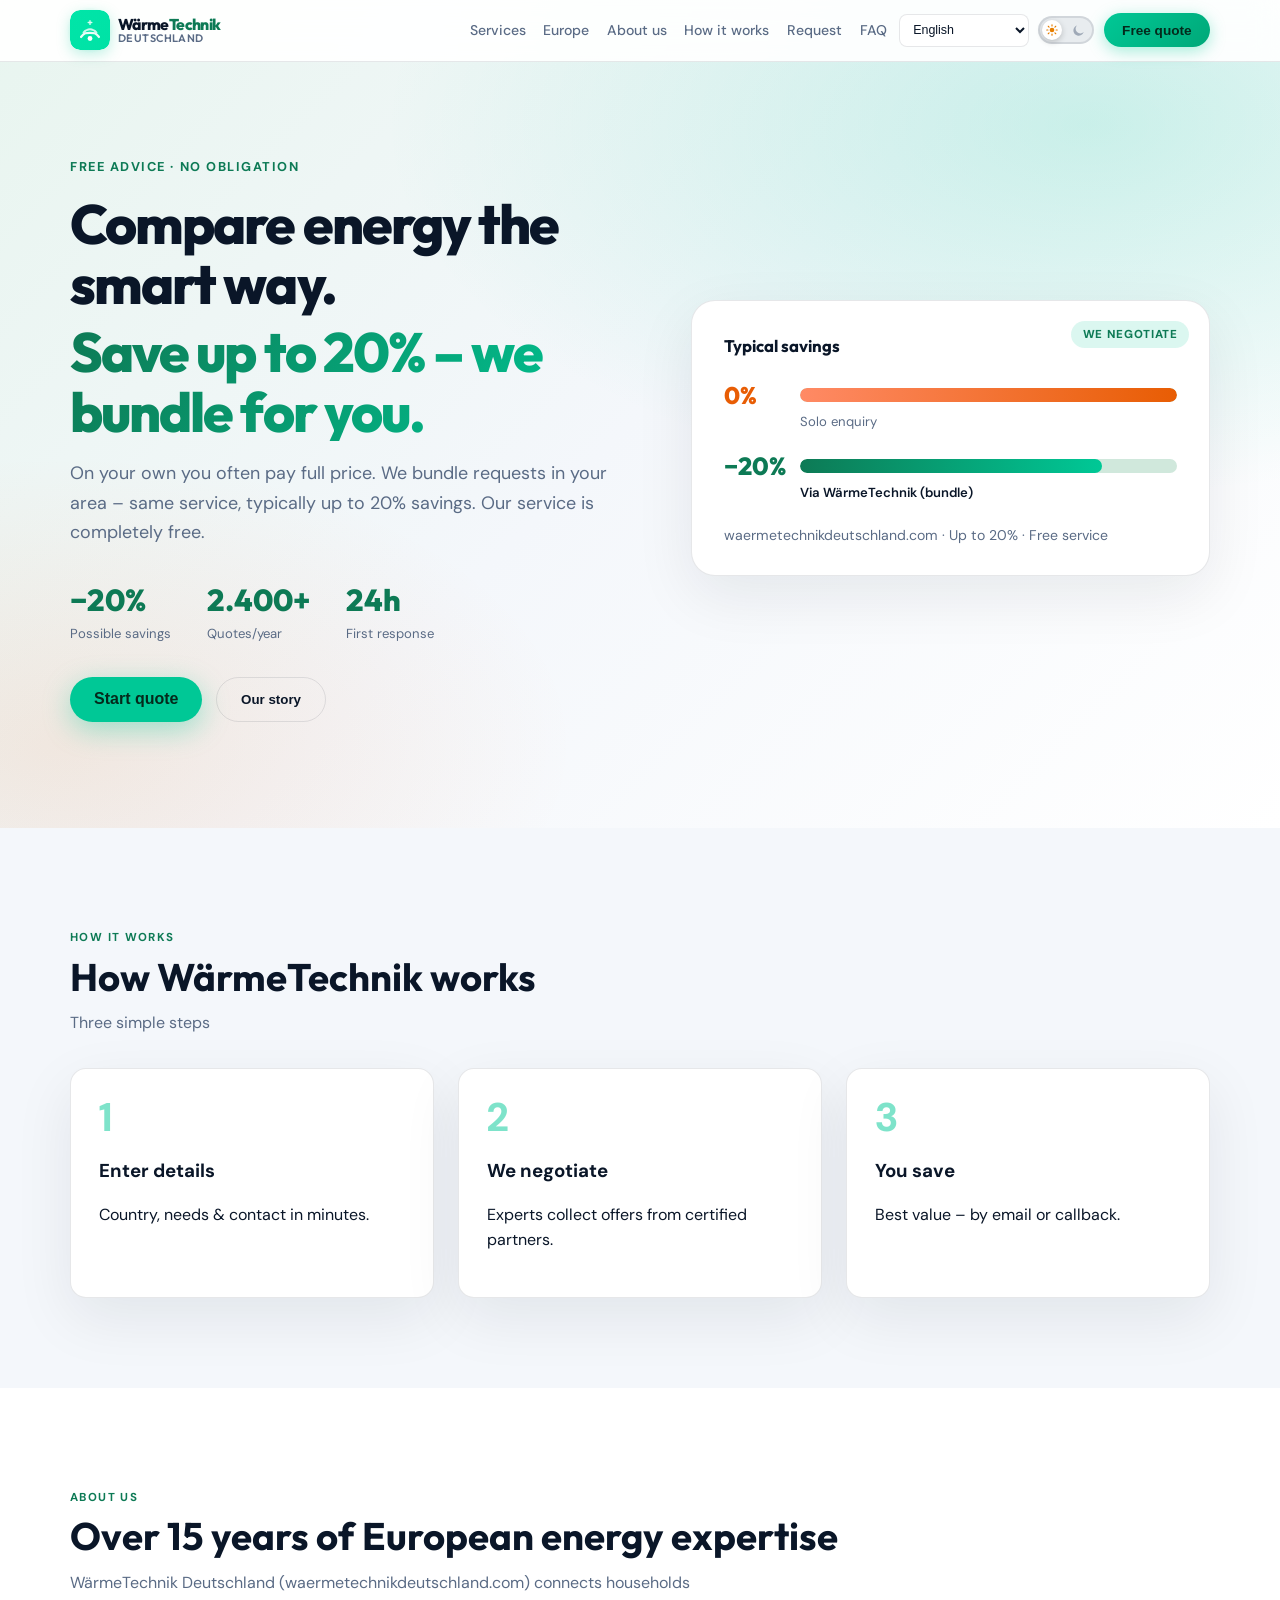
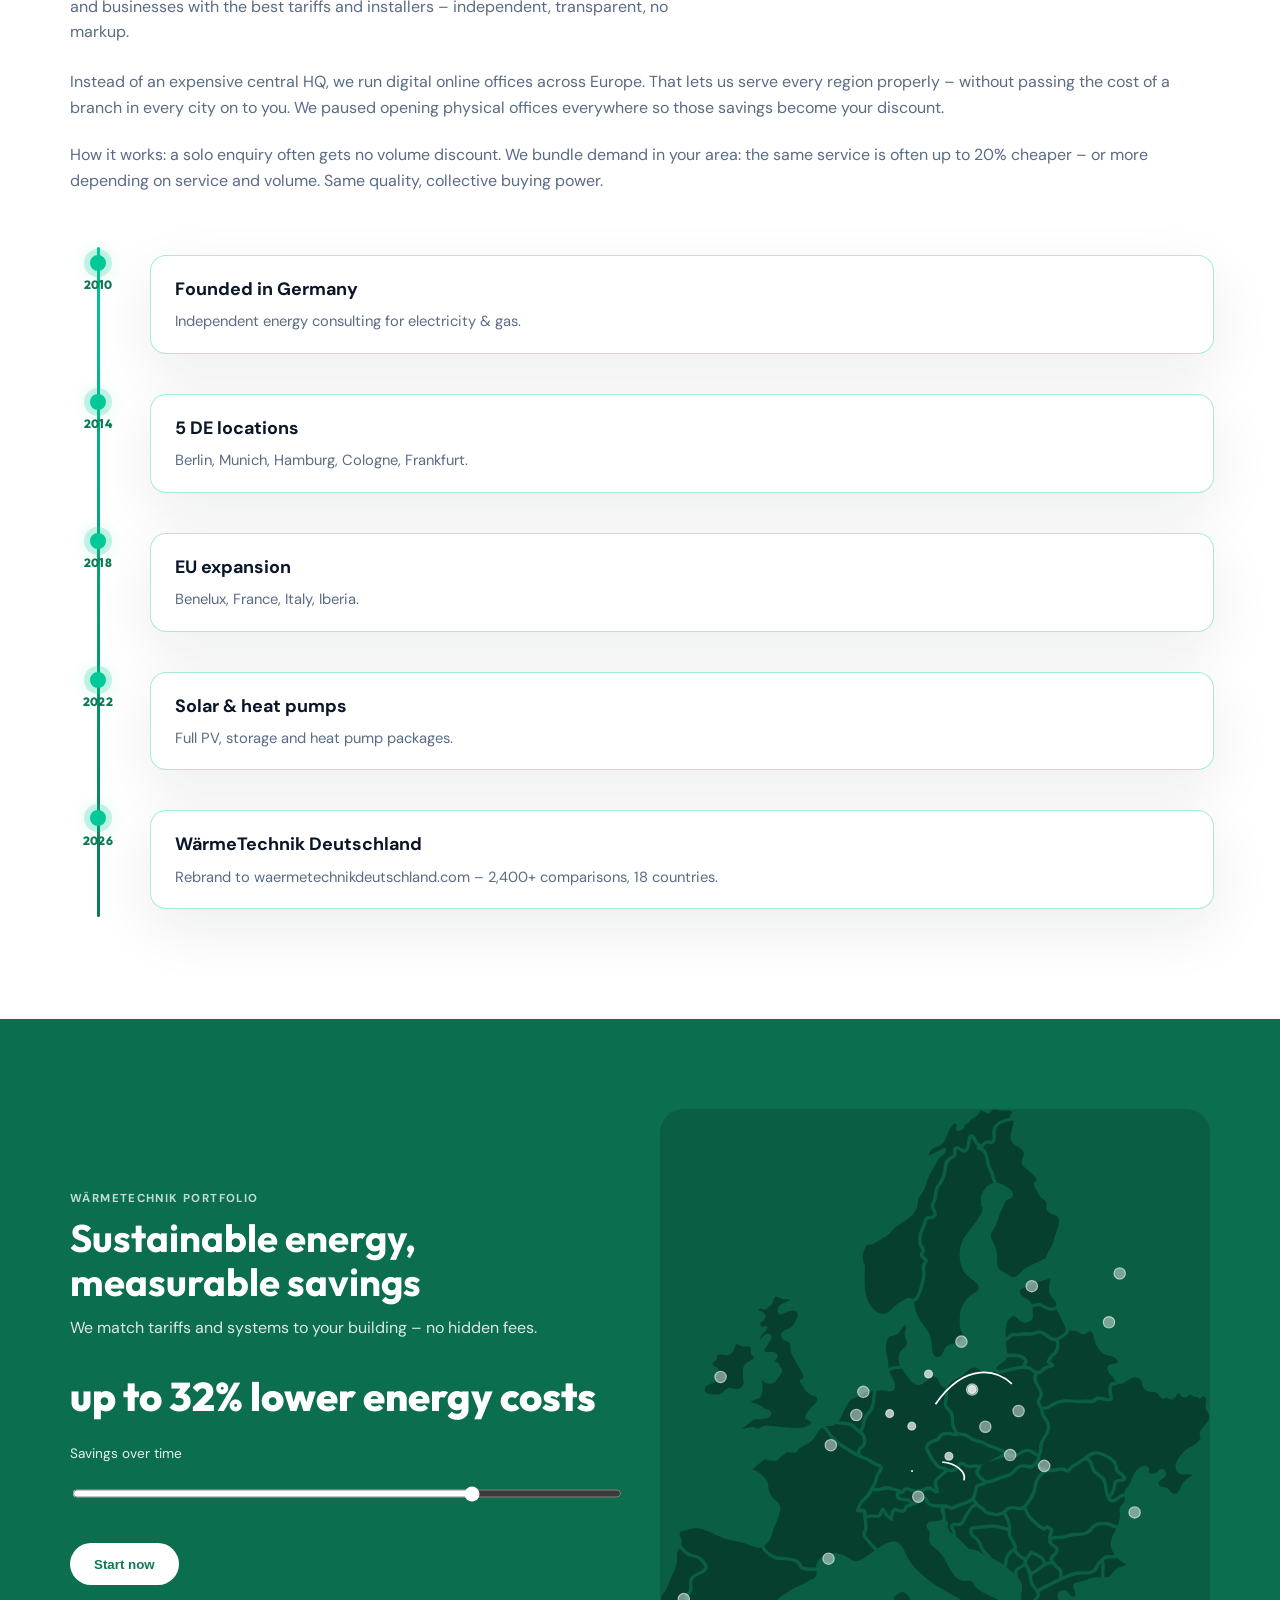
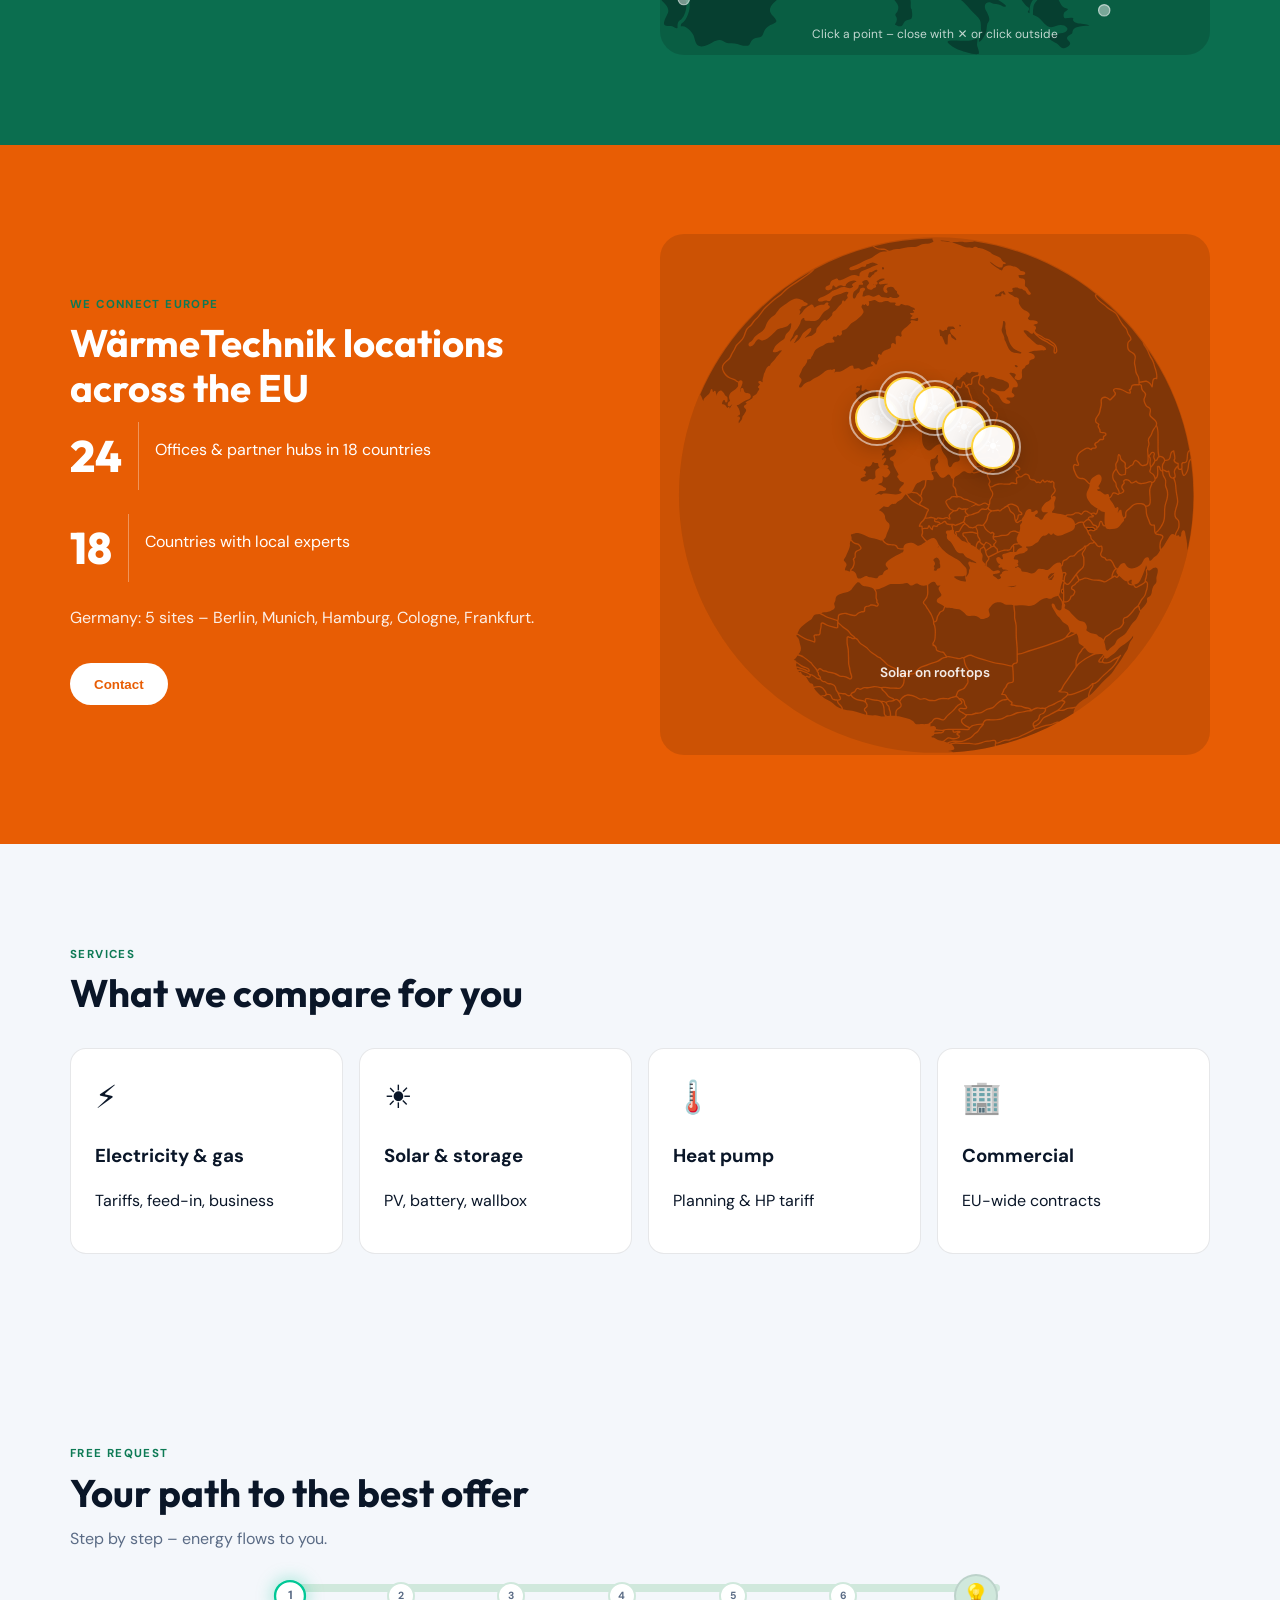
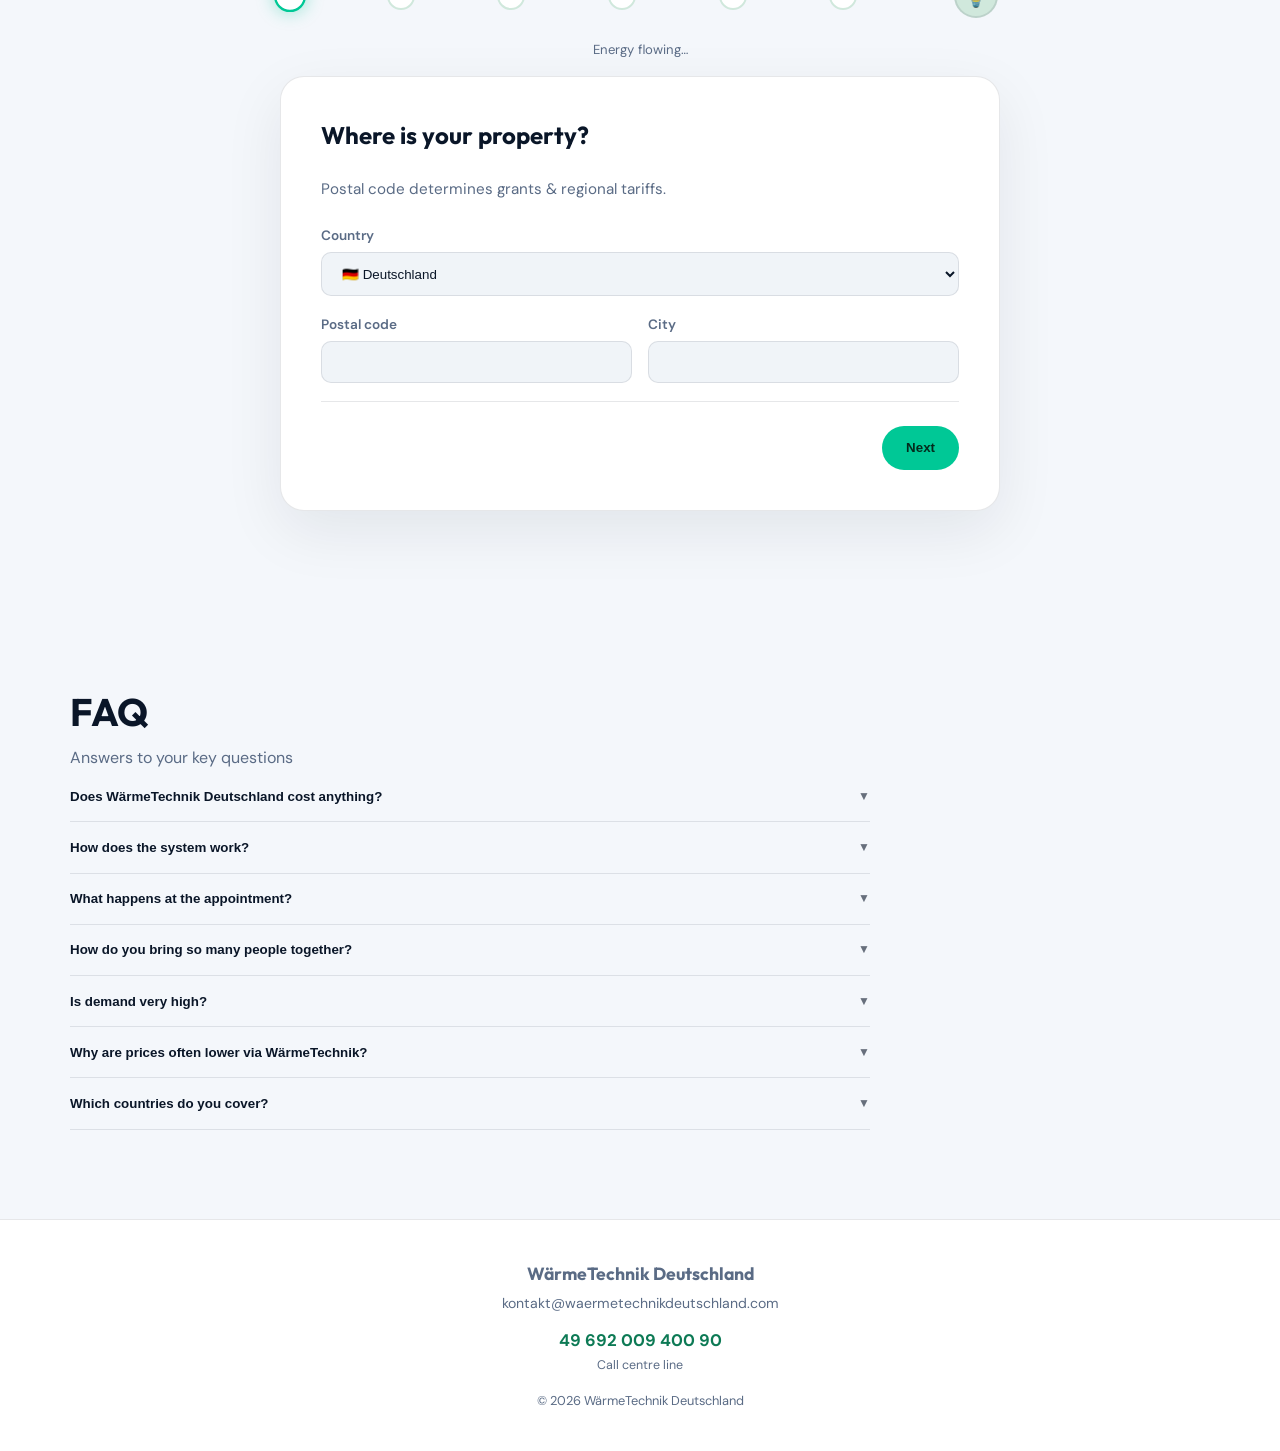
<file: index.html>
<!DOCTYPE html>
<html lang="de" data-theme="light">
<head>
  <meta charset="UTF-8" />
  <meta name="viewport" content="width=device-width, initial-scale=1.0" />
  <meta name="description" content="WärmeTechnik Deutschland – waermetechnikdeutschland.com" />
  <title>WärmeTechnik Deutschland | waermetechnikdeutschland.com</title>
  <link rel="preconnect" href="https://fonts.googleapis.com" />
  <link rel="preconnect" href="https://fonts.gstatic.com" crossorigin />
  <link href="https://fonts.googleapis.com/css2?family=DM+Sans:opsz,wght@9..40,400;9..40,600;9..40,700&family=Outfit:wght@600;700;800&display=swap" rel="stylesheet" />
  <link rel="stylesheet" href="css/styles.css" />
</head>
<body>

  <header class="topbar">
    <div class="container topbar-inner">
      <button type="button" class="nav-logo scroll-top" aria-label="WärmeTechnik Deutschland">
        <span class="logo-mark" aria-hidden="true">
        <svg class="logo-svg" width="40" height="40" viewBox="0 0 40 40" aria-hidden="true">
          <defs><linearGradient id="logoGrad" x1="0" y1="0" x2="40" y2="40"><stop offset="0%" stop-color="#00e5a8"/><stop offset="100%" stop-color="#0b6e4f"/></linearGradient></defs>
          <rect width="40" height="40" rx="10" fill="url(#logoGrad)"/>
          <path d="M11 27c3.2-4.2 5.2-4.2 9-4.2s5.8 0 9 4.2" stroke="#fff" stroke-width="2.2" stroke-linecap="round" fill="none" opacity=".92"/>
          <path d="M13.5 22.5c2.6-3.2 4.1-3.2 6.5-3.2s3.9 0 6.5 3.2" stroke="#fff" stroke-width="1.9" stroke-linecap="round" fill="none" opacity=".78"/>
          <path d="M16 18.5c2-2.4 3-2.4 4-2.4s2 .2 4 2.4" stroke="#00e5a8" stroke-width="1.7" stroke-linecap="round" fill="none"/>
          <circle cx="20" cy="28.5" r="2.4" fill="#fff"/>
          <path d="M18.2 12.5h3.6M20 10.8v3.6" stroke="#fff" stroke-width="1.4" stroke-linecap="round" opacity=".85"/>
        </svg>
        </span>
        <span class="logo-wordmark">
          <span class="logo-line1"><span class="logo-primary">Wärme</span><span class="logo-accent">Technik</span></span>
          <span class="logo-sub">Deutschland</span>
        </span>
      </button>
      <button class="nav-toggle" type="button" aria-label="Menu">☰</button>
      <ul class="nav-links">
        <li><button type="button" class="scroll-link" data-scroll="#leistungen" data-i18n="nav_services">Leistungen</button></li>
        <li><button type="button" class="scroll-link" data-scroll="#europa" data-i18n="nav_europe">Europa</button></li>
        <li><button type="button" class="scroll-link" data-scroll="#ueber-uns" data-i18n="nav_about">Über uns</button></li>
        <li><button type="button" class="scroll-link" data-scroll="#ablauf" data-i18n="nav_how">Ablauf</button></li>
        <li><button type="button" class="scroll-link" data-scroll="#anfrage" data-i18n="nav_form">Anfrage</button></li>
        <li><button type="button" class="scroll-link" data-scroll="#faq" data-i18n="nav_faq">FAQ</button></li>
      </ul>
      <div class="topbar-controls">
        <select id="lang-select" class="topbar-select" aria-label="Language"></select>
        <button type="button" class="theme-switch" id="theme-toggle" aria-pressed="false" title="Theme">
          <span class="theme-switch-track">
            <svg class="theme-icon theme-icon-sun" viewBox="0 0 24 24" width="14" height="14" aria-hidden="true"><circle cx="12" cy="12" r="4" fill="currentColor"/><path fill="none" stroke="currentColor" stroke-width="2" stroke-linecap="round" d="M12 3v2M12 19v2M3 12h2M19 12h2M5.6 5.6l1.4 1.4M17 17l1.4 1.4M5.6 18.4l1.4-1.4M17 7l1.4-1.4"/></svg>
            <svg class="theme-icon theme-icon-moon" viewBox="0 0 24 24" width="14" height="14" aria-hidden="true"><path fill="currentColor" d="M20 15.5A9 9 0 1 1 8.5 4.2 7 7 0 0 0 20 15.5z"/></svg>
            <span class="theme-switch-thumb">
              <svg class="theme-thumb-icon theme-thumb-sun" viewBox="0 0 24 24" width="14" height="14" aria-hidden="true"><circle cx="12" cy="12" r="4" fill="currentColor"/><path fill="none" stroke="currentColor" stroke-width="2" stroke-linecap="round" d="M12 3v2M12 19v2M3 12h2M19 12h2M5.6 5.6l1.4 1.4M17 17l1.4 1.4M5.6 18.4l1.4-1.4M17 7l1.4-1.4"/></svg>
              <svg class="theme-thumb-icon theme-thumb-moon" viewBox="0 0 24 24" width="14" height="14" aria-hidden="true"><path fill="currentColor" d="M20 15.5A9 9 0 1 1 8.5 4.2 7 7 0 0 0 20 15.5z"/></svg>
            </span>
          </span>
        </button>
        <button class="nav-cta" type="button" data-scroll="#anfrage" data-i18n="nav_cta">Kostenlos anfragen</button>
      </div>
    </div>
  </header>

  <main>
    <section class="hero">
      <div class="hero-bg" aria-hidden="true"></div>
      <div class="container hero-grid">
        <div class="hero-copy">
          <p class="hero-kicker" data-i18n="hero_kicker">Kostenlose Beratung · Unverbindlich</p>
          <h1><span data-i18n="hero_title">Energie clever vergleichen.</span><em data-i18n="hero_title_em">Bis zu 20&nbsp;% sparen – wir bündeln für Sie.</em></h1>
          <p class="hero-desc" data-i18n="hero_desc">Als Einzelanfragender zahlen Sie oft den vollen Preis. Wir bündeln Anfragen in Ihrer Region – dieselbe Leistung, im Schnitt bis zu 20&nbsp;% Ersparnis. Unser Service ist für Sie komplett kostenfrei.</p>
          <div class="hero-stats">
            <div><div class="stat-num">−20%</div><div class="stat-label" data-i18n="hero_stat1">Ersparnis möglich</div></div>
            <div><div class="stat-num">2.400+</div><div class="stat-label" data-i18n="hero_stat2">Vergleiche/Jahr</div></div>
            <div><div class="stat-num">24h</div><div class="stat-label" data-i18n="hero_stat3">Erste Antwort</div></div>
          </div>
          <div class="hero-actions">
            <button type="button" class="btn btn-primary btn-lg" data-scroll="#anfrage" data-i18n="hero_cta">Angebot starten</button>
            <button type="button" class="btn btn-ghost" data-scroll="#ueber-uns" data-i18n="hero_cta2">Unsere Geschichte</button>
          </div>
        </div>
        <aside class="savings-card" aria-label="Ersparnis">
          <span class="savings-chip" data-i18n="save_highlight">Für Sie verhandelt</span>
          <p class="savings-card-title" data-i18n="savings_card_title">Typische Ersparnis</p>
          <div class="savings-row">
            <span class="savings-val savings-val-solo">0%</span>
            <div class="savings-track"><span class="savings-fill savings-fill-solo"></span></div>
            <span class="savings-label" data-i18n="save_solo">Einzelanfrage</span>
          </div>
          <div class="savings-row savings-row-accent">
            <span class="savings-val savings-val-bundle">−20%</span>
            <div class="savings-track"><span class="savings-fill savings-fill-bundle"></span></div>
            <span class="savings-label" data-i18n="save_bundle">Mit WärmeTechnik (Bündel)</span>
          </div>
          <p class="savings-note" data-i18n="save_note">waermetechnikdeutschland.com · Bis zu 20&nbsp;% · Service kostenfrei</p>
        </aside>
      </div>
    </section>

    <section class="section" id="ablauf">
      <div class="container">
        <p class="section-label" data-i18n="nav_how">Ablauf</p>
        <h2 class="section-title" data-i18n="how_title">So funktioniert WärmeTechnik</h2>
        <p class="section-lead" data-i18n="how_sub">Drei einfache Schritte</p>
        <div class="how-grid">
          <div class="how-card"><div class="num">1</div><h3 data-i18n="how1_t">Daten eingeben</h3><p data-i18n="how1_d">Land, Bedarf & Kontakt.</p></div>
          <div class="how-card"><div class="num">2</div><h3 data-i18n="how2_t">Wir verhandeln</h3><p data-i18n="how2_d">Angebote von Partnern.</p></div>
          <div class="how-card"><div class="num">3</div><h3 data-i18n="how3_t">Sie sparen</h3><p data-i18n="how3_d">Bestes Angebot per Mail/Telefon.</p></div>
        </div>
      </div>
    </section>

    <section class="section about-section" id="ueber-uns">
      <div class="container">
        <p class="section-label" data-i18n="about_label">Über uns</p>
        <h2 class="section-title" data-i18n="about_title">Seit über 15 Jahren Energie europäisch denken</h2>
        <p class="section-lead" data-i18n="about_lead">WärmeTechnik Deutschland verbindet Verbraucher mit den besten Tarifen – ohne Aufschlag.</p>
        <div class="about-copy">
          <p data-i18n="about_online"></p>
          <p data-i18n="about_bundle"></p>
        </div>
        <div class="timeline" id="timeline"></div>
      </div>
    </section>

    <section class="band-green section">
      <div class="container band-grid">
        <div>
          <p class="section-label" data-i18n="green_label">WärmeTechnik Portfolio</p>
          <h2 class="section-title" style="color:#fff" data-i18n="green_title">Nachhaltige Energie mit messbarer Ersparnis</h2>
          <p class="text-muted section-lead" data-i18n="green_lead">Ohne versteckte Kosten.</p>
          <p style="font-family:var(--font-display);font-size:2.5rem;font-weight:800;margin:1.5rem 0 0">
            <span data-i18n="savings_upto">bis</span> <span id="savings-pct">32</span>% <span data-i18n="savings_less">weniger Energiekosten</span>
          </p>
          <label style="display:block;margin-top:1rem;font-size:0.85rem;opacity:0.9" data-i18n="savings_time">Ersparnis im Zeitverlauf</label>
          <input type="range" id="year-slider" min="0" max="4" value="3" style="width:100%;accent-color:#fff;margin-top:0.5rem" />
          <button type="button" class="btn btn-primary" style="margin-top:1.25rem;background:#fff;color:var(--green)" data-scroll="#anfrage" data-i18n="green_cta">Jetzt starten</button>
        </div>
        <div class="visual-panel map-stage">
          <img src="assets/map-animation.svg" alt="" class="map-bg" loading="lazy" />
          <svg id="europe-map" class="map-overlay" aria-hidden="true"></svg>
          <p class="map-hint" data-i18n="map_hint">Klicken Sie auf einen Punkt</p>
          <aside id="location-panel" class="location-panel" role="dialog" aria-modal="false">
            <button type="button" class="panel-close" id="panel-close" aria-label="Schließen">✕</button>
            <h3 id="panel-title"></h3>
            <div id="panel-offices" class="office-cards"></div>
          </aside>
        </div>
      </div>
    </section>

    <section class="band-orange section" id="europa">
      <div class="container band-grid">
        <div>
          <p class="section-label" data-i18n="orange_label">Wir verbinden Europa</p>
          <h2 class="section-title" style="color:#fff" data-i18n="orange_title">WärmeTechnik-Standorte in der EU</h2>
          <div class="office-stat">
            <div class="office-stat-num">24</div>
            <div class="office-stat-divider"></div>
            <p data-i18n="orange_stat1">Büros in 18 Ländern</p>
          </div>
          <div class="office-stat">
            <div class="office-stat-num">18</div>
            <div class="office-stat-divider"></div>
            <p data-i18n="orange_stat2">Länder mit Experten</p>
          </div>
          <p style="opacity:0.9;margin-top:1rem" data-i18n="orange_de">Deutschland: 5 Standorte.</p>
          <button type="button" class="btn" style="background:#fff;color:var(--orange);margin-top:1rem" data-scroll="#anfrage" data-i18n="orange_cta">Kontakt</button>
        </div>
        <div class="visual-panel globe-stage" id="globe-stage">
          <img src="assets/globe-new.svg" alt="" class="globe-img" loading="lazy" />
          <div id="globe-fx" class="globe-fx"></div>
          <p class="globe-phase" id="globe-phase-label"></p>
          <div class="globe-brand" id="globe-brand">
            <span class="globe-brand-name">WärmeTechnik Deutschland</span>
            <small>waermetechnikdeutschland.com</small>
          </div>
        </div>
      </div>
    </section>

    <section class="section" id="leistungen">
      <div class="container">
        <p class="section-label" data-i18n="services_label">Leistungen</p>
        <h2 class="section-title" data-i18n="services_title">Was wir vergleichen</h2>
        <div class="services-grid">
          <article class="service-card"><span class="svc-icon">⚡</span><h3 data-i18n="serv1_t">Strom & Gas</h3><p data-i18n="serv1_d">Tarife</p></article>
          <article class="service-card"><span class="svc-icon">☀️</span><h3 data-i18n="serv2_t">Solar</h3><p data-i18n="serv2_d">PV</p></article>
          <article class="service-card"><span class="svc-icon">🌡️</span><h3 data-i18n="serv3_t">Wärmepumpe</h3><p data-i18n="serv3_d">Planung</p></article>
          <article class="service-card"><span class="svc-icon">🏢</span><h3 data-i18n="serv4_t">Gewerbe</h3><p data-i18n="serv4_d">EU</p></article>
        </div>
      </div>
    </section>

    <section class="section form-section" id="anfrage">
      <div class="container">
        <p class="section-label" data-i18n="form_label">Anfrage</p>
        <h2 class="section-title" data-i18n="form_title">Ihr Weg zum besten Angebot</h2>
        <p class="section-lead" data-i18n="form_lead">Schritt für Schritt – Energie fließt zu Ihnen.</p>

        <div class="form-wizard-wrap">
          <div class="energy-flow" aria-label="Fortschritt">
            <div class="flow-bar-wrap">
              <div class="flow-track"><div class="flow-fill" id="flow-fill"></div></div>
              <div class="flow-nodes-row">
                <span class="flow-node">1</span><span class="flow-node">2</span><span class="flow-node">3</span>
                <span class="flow-node">4</span><span class="flow-node">5</span><span class="flow-node">6</span>
                <span class="flow-bulb" id="flow-bulb">💡</span>
              </div>
            </div>
          </div>
          <p id="bulb-label" style="text-align:center;font-size:0.82rem;color:var(--text-muted);margin:-1rem 0 1rem" data-i18n="bulb_charge">Energie fließt…</p>

          <form id="eugreen-form" class="wizard-card" data-wix-form="EuGreenLeads">
            <input type="hidden" name="brand" value="WärmeTechnik Deutschland" />
            <input type="hidden" id="field-country" name="country" />

            <div class="wizard-step active" data-step="0">
              <h3 data-step-title data-i18n="form_step_country">Wo ist Ihre Immobilie?</h3>
              <p class="step-hint" data-i18n="step_hint_plz">PLZ bestimmt Förderungen.</p>
              <div class="form-group">
                <label data-i18n="country">Land</label>
                <select id="wizard-country" name="countrySelect" required></select>
              </div>
              <div class="form-row">
                <div class="form-group"><label data-i18n="zip">PLZ</label><input name="zip" required /></div>
                <div class="form-group"><label data-i18n="city">Ort</label><input id="wizard-city" name="city" required /></div>
              </div>
            </div>

            <div class="wizard-step" data-step="1">
              <h3 data-step-title data-i18n="form_step_property">Gebäudetyp?</h3>
              <div class="choice-grid">
                <label class="choice-card"><input type="radio" name="propertyType" value="house" required /><span class="icon">🏠</span><span data-i18n="prop_house">Haus</span></label>
                <label class="choice-card"><input type="radio" name="propertyType" value="apt" /><span class="icon">🏢</span><span data-i18n="prop_apt">Wohnung</span></label>
                <label class="choice-card"><input type="radio" name="propertyType" value="comm" /><span class="icon">🏭</span><span data-i18n="prop_comm">Gewerbe</span></label>
              </div>
            </div>

            <div class="wizard-step" data-step="2">
              <h3 data-step-title data-i18n="form_step_services">Was benötigen Sie?</h3>
              <div class="choice-grid">
                <label class="choice-card"><input type="checkbox" name="service" value="strom" /><span class="icon">⚡</span>Strom</label>
                <label class="choice-card"><input type="checkbox" name="service" value="gas" /><span class="icon">🔥</span>Gas</label>
                <label class="choice-card"><input type="checkbox" name="service" value="solar" /><span class="icon">☀️</span>Solar</label>
                <label class="choice-card"><input type="checkbox" name="service" value="waermepumpe" /><span class="icon">🌡️</span>WP</label>
                <label class="choice-card"><input type="checkbox" name="service" value="speicher" /><span class="icon">🔋</span>Speicher</label>
                <label class="choice-card"><input type="checkbox" name="service" value="wallbox" /><span class="icon">🚗</span>Wallbox</label>
              </div>
            </div>

            <div class="wizard-step" data-step="3">
              <h3 data-step-title data-i18n="form_step_usage">Verbrauch</h3>
              <div class="form-group"><label data-i18n="usage_kwh">kWh/Jahr</label><input type="number" name="consumption" placeholder="3500" /></div>
              <div class="form-group"><label data-i18n="usage_bill">€/Monat</label><input type="number" name="monthlyBill" /></div>
              <label class="choice-card" style="display:inline-flex;width:auto"><input type="checkbox" name="usageUnknown" value="1" /><span data-i18n="usage_unknown">Weiß nicht</span></label>
            </div>

            <div class="wizard-step" data-step="4">
              <h3 data-step-title data-i18n="form_step_contact">Kontakt</h3>
              <div class="form-row">
                <div class="form-group"><label data-i18n="firstName">Vorname</label><input name="firstName" required /></div>
                <div class="form-group"><label data-i18n="lastName">Nachname</label><input name="lastName" required /></div>
              </div>
              <div class="form-row">
                <div class="form-group"><label data-i18n="email">E-Mail</label><input type="email" name="email" required /></div>
                <div class="form-group"><label data-i18n="phone">Telefon</label><input type="tel" name="phone" /></div>
              </div>
              <div class="form-group">
                <label>Kontakt</label>
                <select name="contactPreference">
                  <option value="email" data-i18n-option="contact_email">E-Mail</option>
                  <option value="phone" data-i18n-option="contact_phone">Telefon</option>
                  <option value="both" data-i18n-option="contact_both">Beides</option>
                </select>
              </div>
            </div>

            <div class="wizard-step" data-step="5">
              <h3 data-step-title data-i18n="form_step_extra">Noch etwas?</h3>
              <div class="form-group">
                <textarea name="message" rows="5" data-i18n-placeholder="message_ph"></textarea>
              </div>
              <p style="font-size:0.85rem;color:var(--text-muted)" data-i18n="form_done">Fast fertig – Ampel leuchtet nach Absenden!</p>
            </div>

            <div class="wizard-nav">
              <button type="button" class="btn btn-ghost" id="btn-back" data-i18n="form_back">Zurück</button>
              <button type="button" class="btn btn-primary" id="btn-next" data-i18n="form_next">Weiter</button>
            </div>
          </form>
        </div>
      </div>
    </section>

    <section class="section" id="faq">
      <div class="container">
        <h2 class="section-title" data-i18n="faq_title">FAQ</h2>
        <p class="section-lead" data-i18n="faq_sub">Antworten auf die wichtigsten Fragen</p>
        <div class="faq-list" id="faq-list"></div>
      </div>
    </section>
  </main>

  <footer class="footer">
    <div class="container footer-inner">
      <div class="footer-brand">
        <strong>WärmeTechnik Deutschland</strong>
        <p>kontakt@waermetechnikdeutschland.com</p>
        <p class="footer-phone">
          <span class="footer-phone-num">49 692 009 400 90</span>
          <span class="footer-callcenter" data-i18n="footer_callcenter">Callcenter-Hotline</span>
        </p>
      </div>
    </div>
    <div class="container footer-copy">© 2026 WärmeTechnik Deutschland</div>
  </footer>

  <div id="success-modal" class="modal-overlay">
    <div class="modal">
      <div style="font-size:3rem">💡</div>
      <h2 data-i18n="success_title">Vielen Dank!</h2>
      <p data-i18n="success_body">Wir melden uns in 24h.</p>
      <button type="button" class="btn btn-primary" id="modal-close" data-i18n="modal_ok">OK</button>
    </div>
  </div>

  <script src="data/locations.js"></script>
  <script src="js/i18n.js"></script>
  <script src="js/content-extended.js"></script>
  <script src="js/app.js"></script>
</body>
</html>
</file>
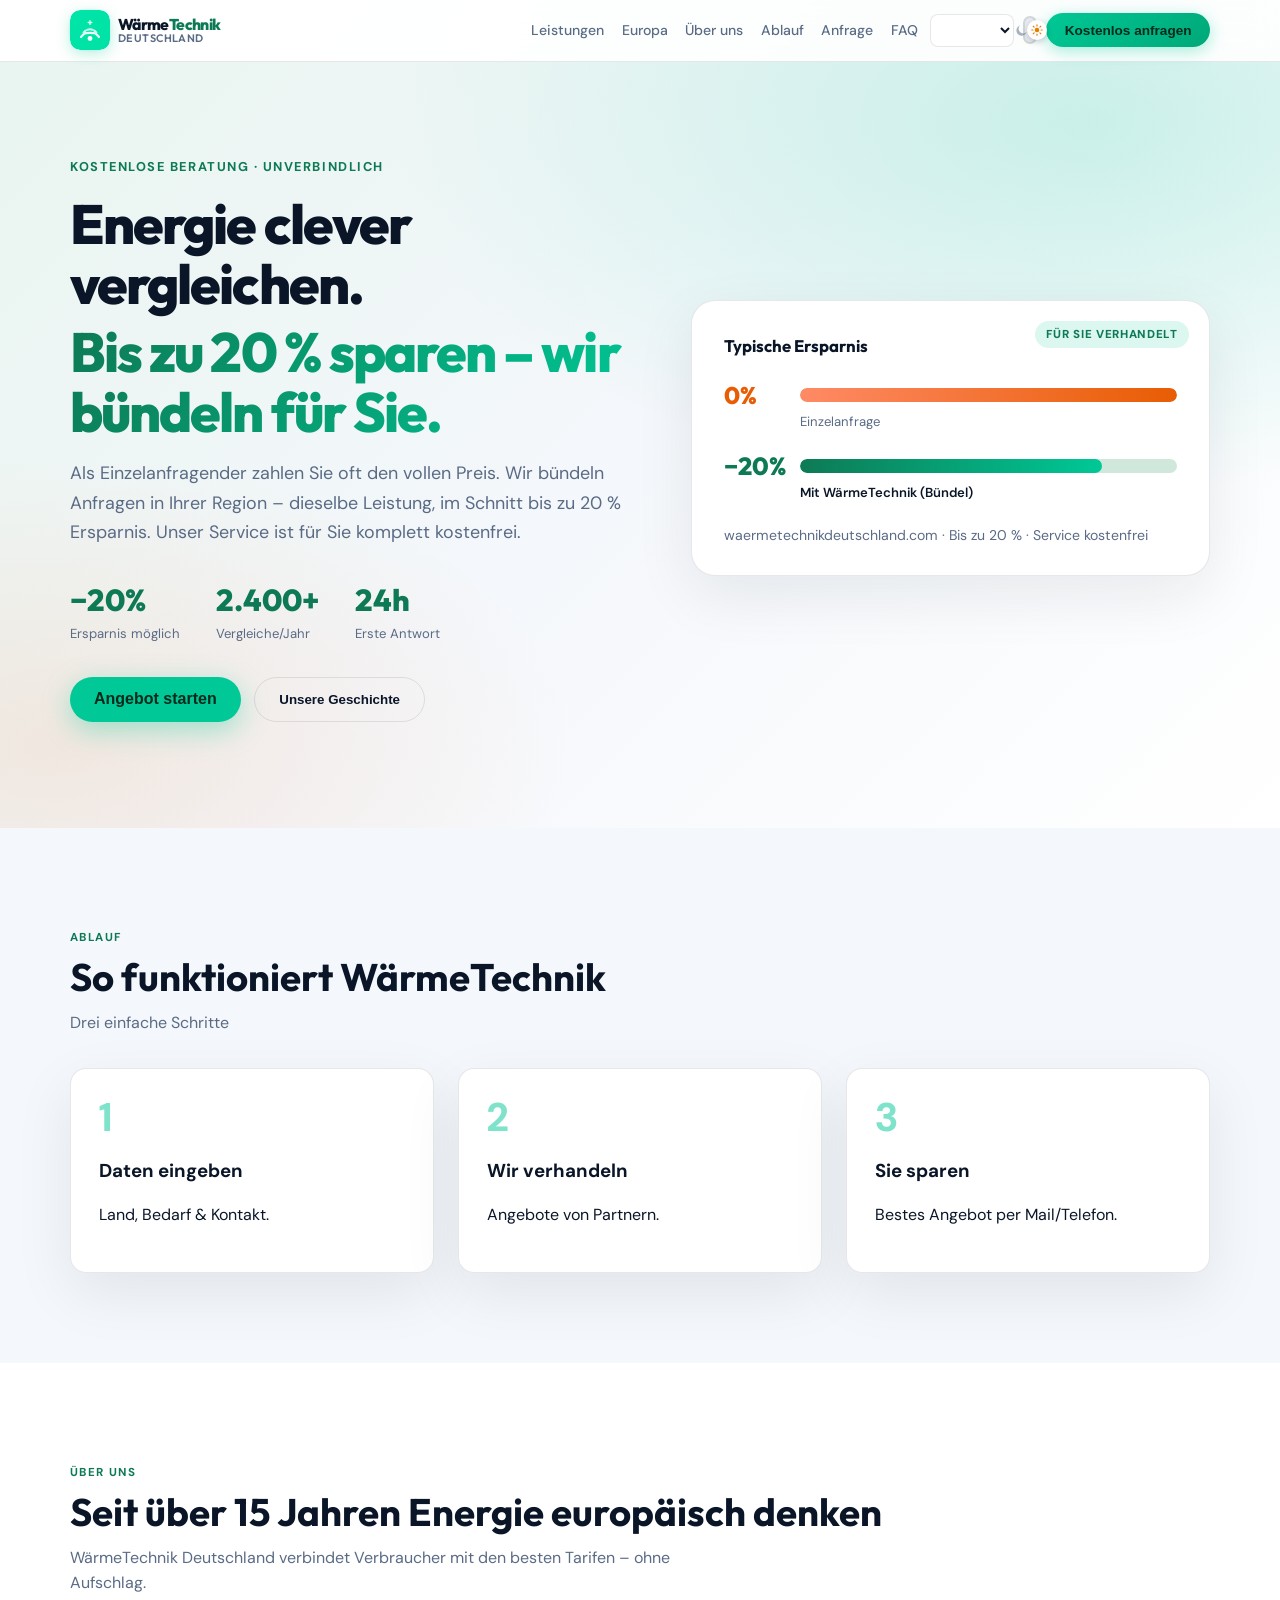
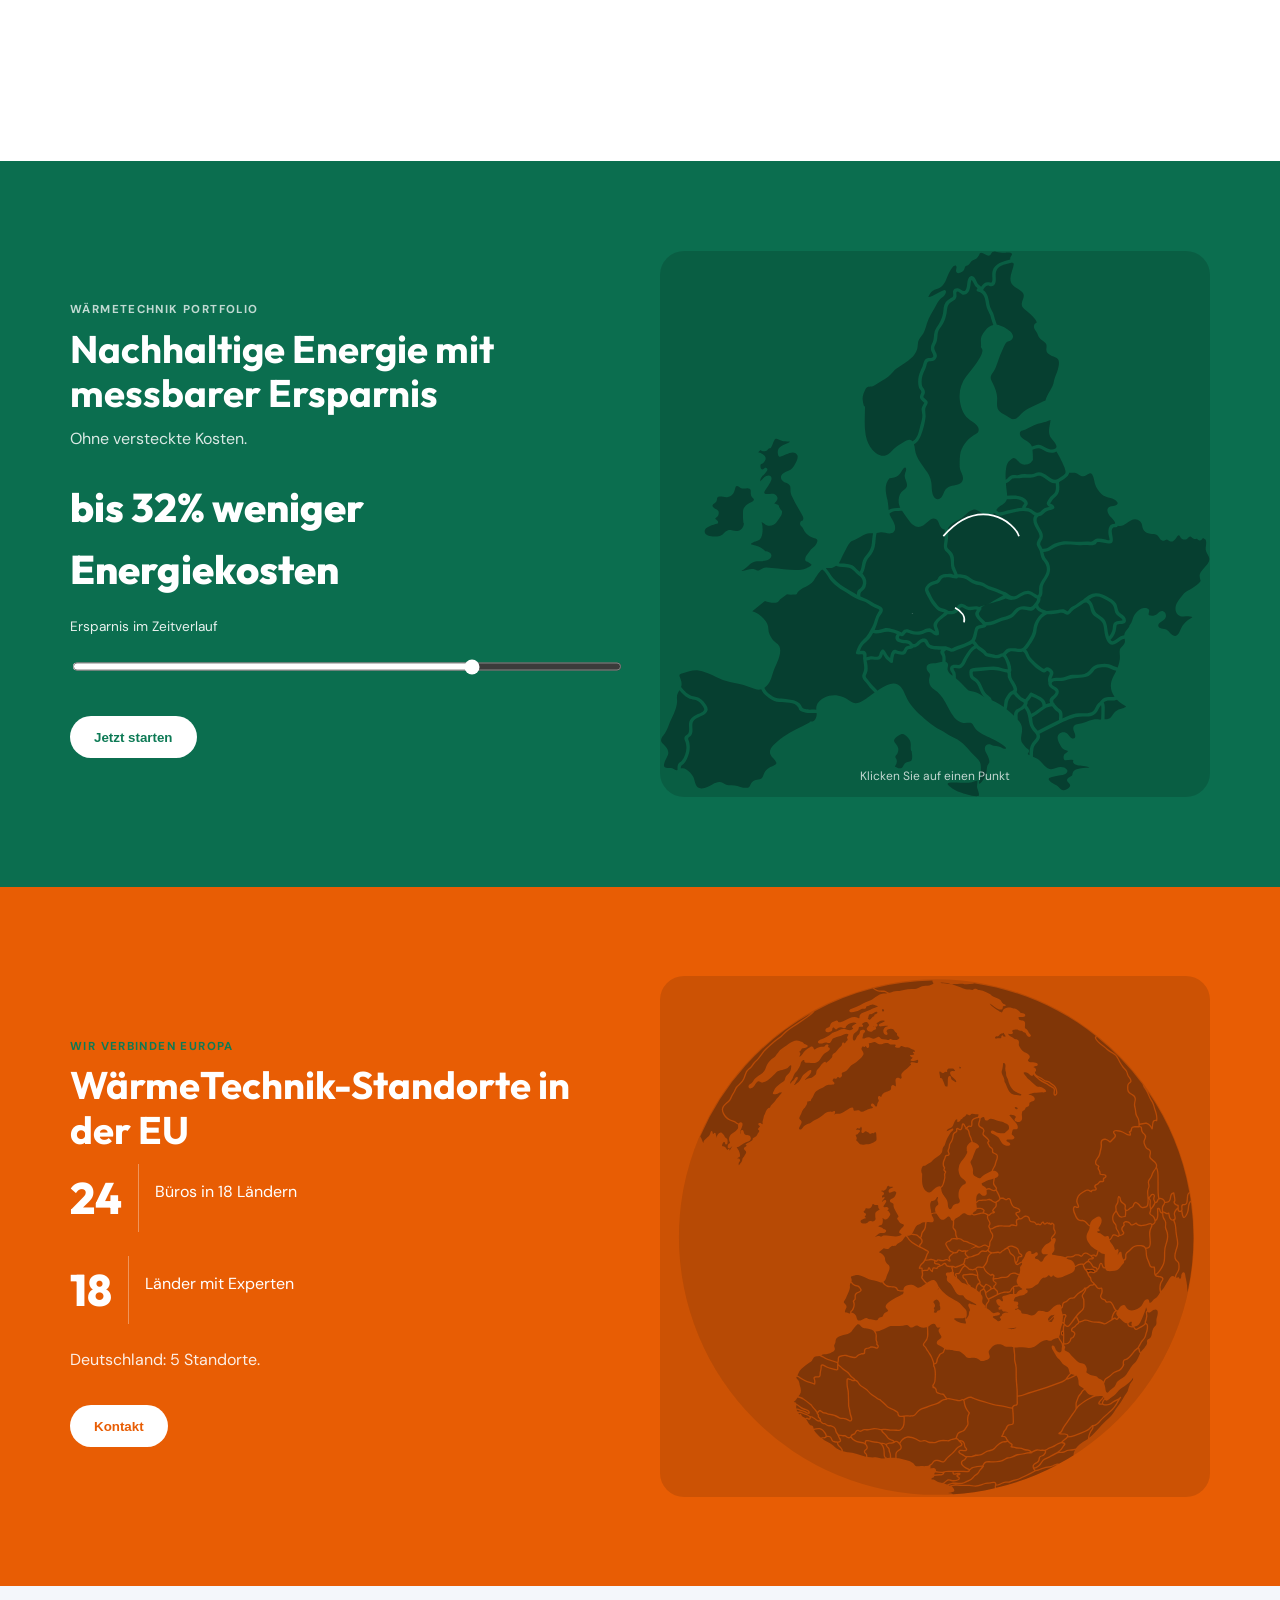
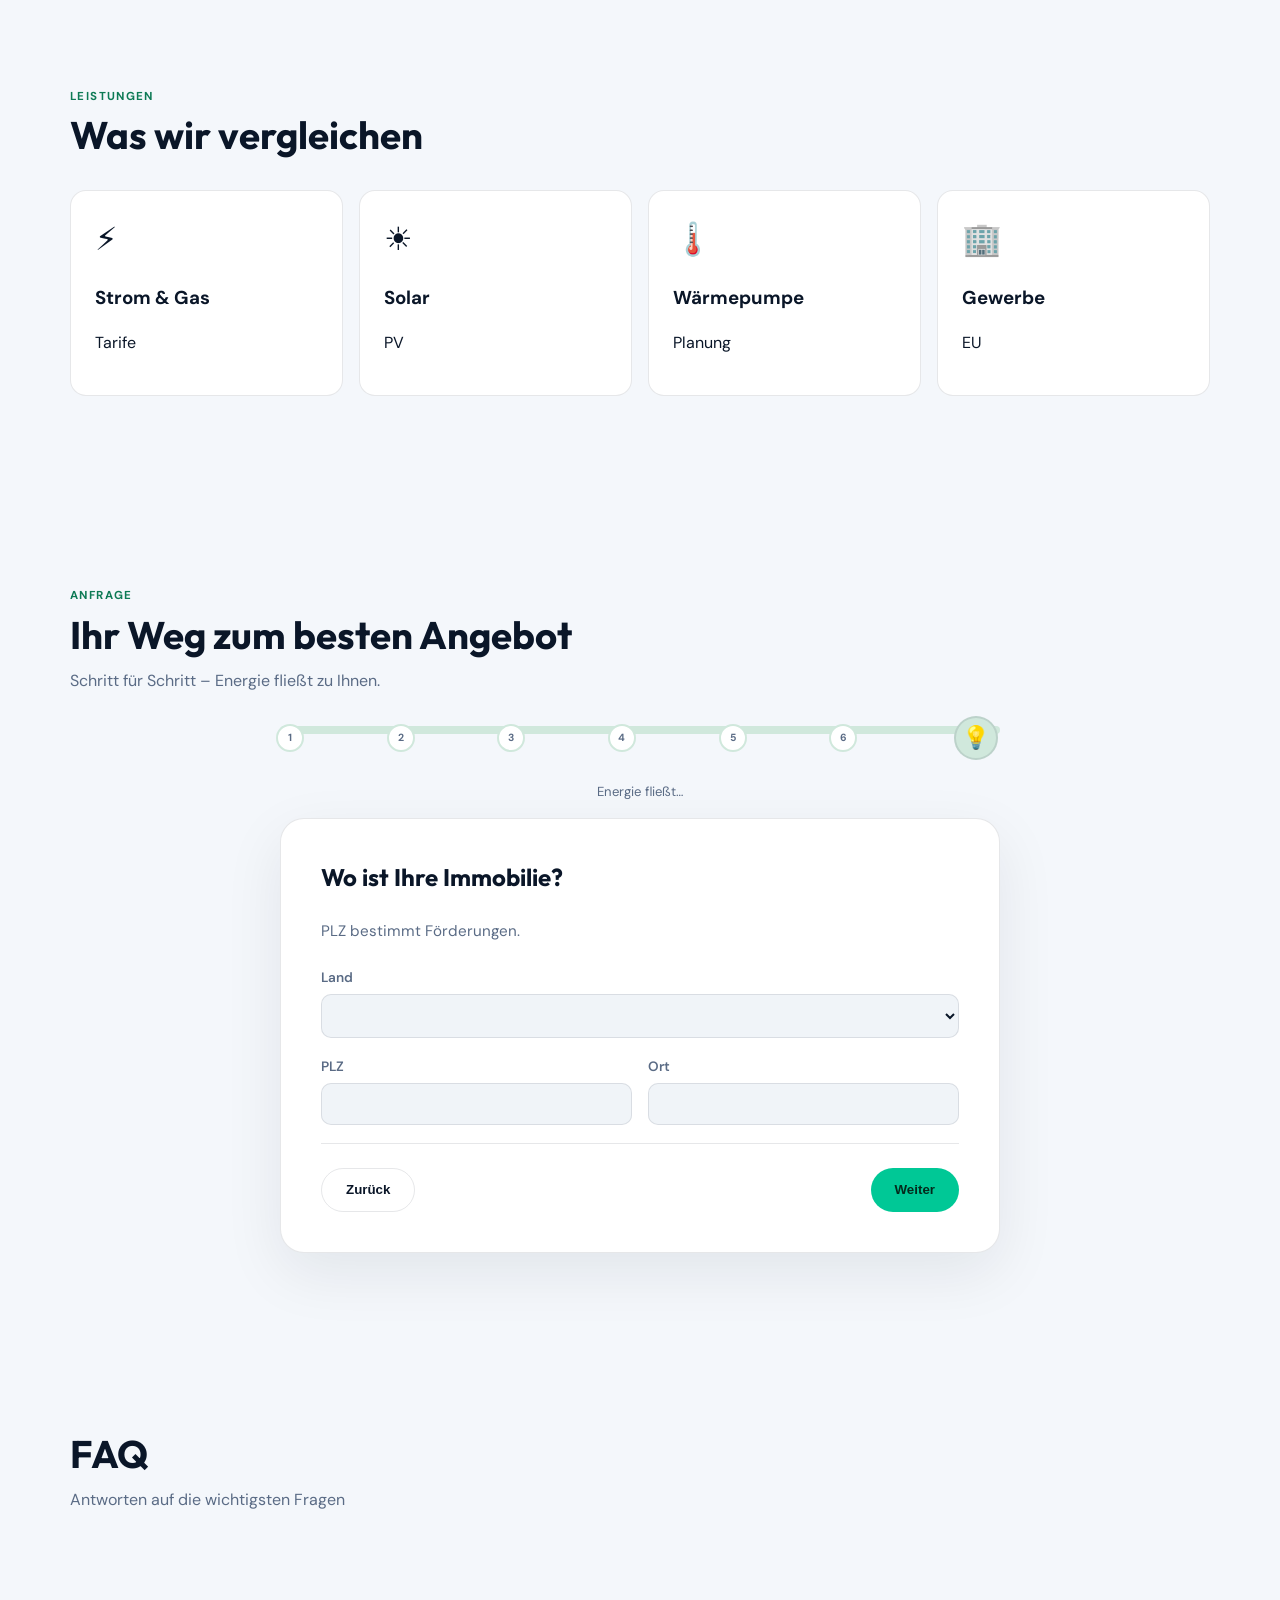
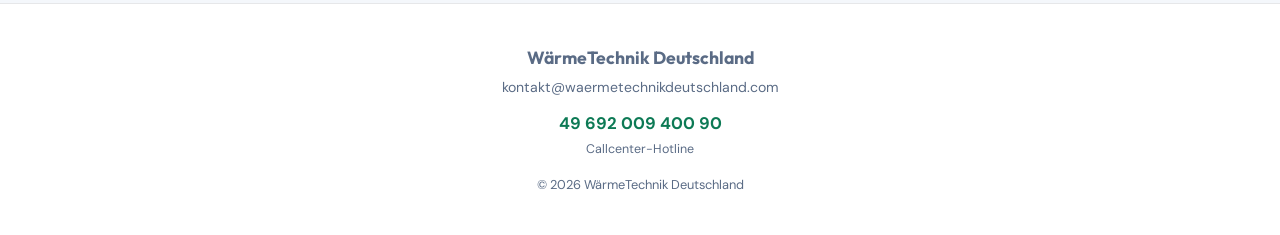
<file: wix-embed.html>
<!DOCTYPE html>
<html lang="de" data-theme="light">
<head>
  <meta charset="UTF-8" />
  <meta name="viewport" content="width=device-width, initial-scale=1.0" />
  <meta name="description" content="WärmeTechnik Deutschland – waermetechnikdeutschland.com" />
  <title>WärmeTechnik Deutschland | waermetechnikdeutschland.com</title>
  <link rel="preconnect" href="https://fonts.googleapis.com" />
  <link rel="preconnect" href="https://fonts.gstatic.com" crossorigin />
  <link href="https://fonts.googleapis.com/css2?family=DM+Sans:opsz,wght@9..40,400;9..40,600;9..40,700&family=Outfit:wght@600;700;800&display=swap" rel="stylesheet" />
  <style>
/* WärmeTechnik Deutschland – waermetechnikdeutschland.com | Light default + dark + multi-step form */
:root,
[data-theme="light"] {
  --bg: #f4f7fb;
  --bg-soft: #ffffff;
  --bg-elevated: #ffffff;
  --text: #0a1628;
  --text-muted: #5a6b85;
  --green: #0d7a55;
  --green-bright: #00c896;
  --green-deep: #064d38;
  --orange: #e85d04;
  --border: rgba(10, 22, 40, 0.1);
  --shadow: 0 20px 60px rgba(10, 22, 40, 0.08);
  --nav-bg: rgba(255, 255, 255, 0.92);
  --hero-grad: linear-gradient(135deg, #e8f5ef 0%, #f4f7fb 50%, #fff 100%);
  --band-green: #0b6e4f;
  --band-orange: #e85d04;
  --input-bg: #f0f4f8;
  --flow-track: #d0e8dc;
  --flow-glow: #00c896;
}

[data-theme="dark"] {
  --bg: #0a1628;
  --bg-soft: #111d33;
  --bg-elevated: #152238;
  --text: #ffffff;
  --text-muted: #8ba3c7;
  --green: #0b6e4f;
  --green-bright: #00e5a8;
  --border: rgba(255, 255, 255, 0.12);
  --shadow: 0 24px 80px rgba(0, 0, 0, 0.35);
  --nav-bg: rgba(10, 22, 40, 0.9);
  --hero-grad: radial-gradient(ellipse 80% 60% at 70% 20%, rgba(0, 229, 168, 0.1), transparent), var(--bg);
  --input-bg: rgba(255, 255, 255, 0.05);
  --flow-track: rgba(255, 255, 255, 0.15);
  --flow-glow: #00e5a8;
}

:root {
  --radius: 16px;
  --radius-lg: 24px;
  --font: "DM Sans", system-ui, sans-serif;
  --font-display: "Outfit", system-ui, sans-serif;
  --ease: cubic-bezier(0.22, 1, 0.36, 1);
}

*, *::before, *::after { box-sizing: border-box; }
html { scroll-behavior: smooth; }
body {
  margin: 0;
  font-family: var(--font);
  color: var(--text);
  background: var(--bg);
  line-height: 1.55;
  transition: background 0.35s, color 0.35s;
}

.container { width: min(1140px, 92vw); margin-inline: auto; }
.section { padding: clamp(3.5rem, 7vw, 6rem) 0; }

/* Top bar */
.topbar {
  position: fixed; inset: 0 0 auto; z-index: 120;
  background: var(--nav-bg);
  backdrop-filter: blur(14px);
  border-bottom: 1px solid var(--border);
}
.topbar-inner {
  display: flex; align-items: center; gap: 0.75rem;
  padding: 0.65rem 0; flex-wrap: wrap;
}
.nav-logo {
  display: flex; align-items: center; gap: 0.5rem;
  text-decoration: none; color: var(--text); margin-right: auto;
}
.logo-mark {
  position: relative; display: flex; flex-shrink: 0;
}
.logo-mark::before {
  content: ""; position: absolute; inset: -4px; border-radius: 14px;
  background: radial-gradient(circle, rgba(0, 229, 168, 0.35), transparent 70%);
  animation: logo-glow 2.8s ease-in-out infinite;
  z-index: 0;
}
.logo-svg {
  position: relative; z-index: 1; flex-shrink: 0; border-radius: 10px;
  box-shadow: 0 4px 14px rgba(0, 200, 150, 0.25);
  animation: logo-float 4s ease-in-out infinite;
  transition: transform 0.35s var(--ease);
}
.nav-logo:hover .logo-svg { transform: scale(1.08) rotate(-4deg); }
@keyframes logo-float {
  0%, 100% { transform: translateY(0); }
  50% { transform: translateY(-4px); }
}
@keyframes logo-glow {
  0%, 100% { opacity: 0.45; transform: scale(1); }
  50% { opacity: 1; transform: scale(1.12); }
}
.logo-wordmark {
  display: flex; flex-direction: column; gap: 0.05rem;
  font-family: var(--font-display); font-weight: 800; font-size: 0.98rem;
  letter-spacing: -0.04em; line-height: 1.05;
}
.logo-primary { color: var(--text); }
.logo-accent { color: var(--green); }
[data-theme="dark"] .logo-accent { color: var(--green-bright); }
.logo-sub {
  color: var(--text-muted); font-weight: 600; font-size: 0.68rem;
  letter-spacing: 0.04em; text-transform: uppercase;
}

.topbar-controls { display: flex; align-items: center; gap: 0.6rem; flex-shrink: 0; }
.topbar-select {
  padding: 0.45rem 0.6rem; border-radius: 8px; max-width: 130px;
  border: 1px solid var(--border); background: var(--bg-elevated);
  color: var(--text); font-size: 0.78rem; cursor: pointer;
}
.theme-switch {
  width: 56px; height: 28px; padding: 0; border: none; background: none; cursor: pointer;
}
.theme-switch-track {
  display: block; width: 100%; height: 100%; border-radius: 99px;
  background: #e8ecef; border: 2px solid var(--border);
  position: relative; transition: background 0.3s, border-color 0.3s;
}
.theme-icon {
  position: absolute; top: 50%; transform: translateY(-50%);
  z-index: 1; pointer-events: none; transition: opacity 0.25s, color 0.25s;
}
.theme-icon-sun { left: 6px; color: #e67e00; opacity: 1; }
.theme-icon-moon { right: 6px; color: #64748b; opacity: 0.55; }
.theme-switch-thumb {
  position: absolute; top: 2px; left: 2px; width: 20px; height: 20px;
  border-radius: 50%; background: #fff;
  box-shadow: 0 2px 6px rgba(0,0,0,0.2); transition: transform 0.3s var(--ease);
  z-index: 2; display: grid; place-items: center;
}
.theme-thumb-icon { display: block; color: #e67e00; }
.theme-thumb-moon { display: none; }
[data-theme="dark"] .theme-switch-track { background: #1a3352; border-color: rgba(255,255,255,0.28); }
[data-theme="dark"] .theme-icon-sun { color: #64748b; opacity: 0.45; }
[data-theme="dark"] .theme-icon-moon { color: #fbbf24; opacity: 1; }
[data-theme="dark"] .theme-switch-thumb {
  transform: translateX(28px); background: #0f2744;
}
[data-theme="dark"] .theme-thumb-sun { display: none; }
[data-theme="dark"] .theme-thumb-moon { display: block; color: #fbbf24; }
.nav-links {
  display: flex; gap: 1.1rem; list-style: none; margin: 0; padding: 0;
}
.scroll-link,
.nav-links .scroll-link {
  background: none; border: none; padding: 0; margin: 0;
  color: var(--text-muted); font-size: 0.88rem; font-weight: 500;
  font-family: inherit; cursor: pointer; text-decoration: none;
}
.scroll-link:hover { color: var(--text); }
.nav-logo.scroll-top {
  display: flex; align-items: center; gap: 0.5rem;
  background: none; border: none; padding: 0; cursor: pointer;
  font-family: inherit; text-align: left;
}
.nav-cta {
  background: linear-gradient(135deg, var(--green-bright), #00a878);
  color: #042a1c; border: none;
  padding: 0.6rem 1.15rem; border-radius: 999px; font-weight: 700;
  cursor: pointer; font-size: 0.85rem; white-space: nowrap;
  box-shadow: 0 4px 16px rgba(0, 200, 150, 0.35);
  transition: transform 0.2s, box-shadow 0.2s;
}
.nav-cta:hover { transform: translateY(-1px); box-shadow: 0 6px 20px rgba(0, 200, 150, 0.45); }
.nav-toggle { display: none; background: none; border: none; font-size: 1.4rem; cursor: pointer; color: var(--text); }

/* Hero */
.hero {
  position: relative; overflow: hidden;
  padding: 7.5rem 0 4.5rem;
  background: var(--hero-grad);
  min-height: 92vh;
  display: flex; align-items: center;
}
.hero-bg {
  position: absolute; inset: 0; pointer-events: none;
  background:
    radial-gradient(ellipse 55% 45% at 85% 15%, rgba(0, 200, 150, 0.18), transparent),
    radial-gradient(ellipse 40% 35% at 5% 90%, rgba(232, 93, 4, 0.1), transparent);
  animation: hero-bg-drift 14s ease-in-out infinite alternate;
}
@keyframes hero-bg-drift {
  from { transform: translate(0, 0) scale(1); }
  to { transform: translate(-2%, 1%) scale(1.04); }
}
.hero-grid { position: relative; z-index: 1; display: grid; grid-template-columns: 1.05fr 0.95fr; gap: 3rem; align-items: center; }
.hero-kicker {
  display: inline-block; margin: 0 0 1.1rem;
  font-size: 0.8rem; font-weight: 700; letter-spacing: 0.12em; text-transform: uppercase;
  color: var(--green);
}
[data-theme="dark"] .hero-kicker { color: var(--green-bright); }
.hero-copy > * { animation: hero-fade-up 0.75s var(--ease) backwards; }
.hero-copy .hero-kicker { animation-delay: 0.05s; }
.hero-copy h1 { animation-delay: 0.12s; }
.hero-copy .hero-desc { animation-delay: 0.2s; }
.hero-copy .hero-stats { animation-delay: 0.28s; }
.hero-copy .hero-actions { animation-delay: 0.36s; }
@keyframes hero-fade-up {
  from { opacity: 0; transform: translateY(18px); }
  to { opacity: 1; transform: translateY(0); }
}
.hero h1 {
  font-family: var(--font-display);
  font-size: clamp(2.15rem, 5vw, 3.45rem);
  font-weight: 800; line-height: 1.08; margin: 0 0 1.1rem; letter-spacing: -0.035em;
}
.hero h1 em {
  font-style: normal; color: var(--green); display: block; margin-top: 0.15em;
  background: linear-gradient(120deg, var(--green) 0%, var(--green-bright) 100%);
  -webkit-background-clip: text; background-clip: text; -webkit-text-fill-color: transparent;
}
[data-theme="dark"] .hero h1 em {
  background: linear-gradient(120deg, var(--green-bright) 0%, #7dffc8 100%);
  -webkit-background-clip: text; background-clip: text; -webkit-text-fill-color: transparent;
}
.hero-desc { color: var(--text-muted); font-size: 1.12rem; max-width: 52ch; margin-bottom: 1.85rem; line-height: 1.65; }
.hero-stats { display: flex; gap: 2.25rem; flex-wrap: wrap; margin-bottom: 2rem; }
.stat-num { font-family: var(--font-display); font-size: 1.9rem; font-weight: 800; color: var(--green); }
[data-theme="dark"] .stat-num { color: var(--green-bright); }
.stat-label { font-size: 0.82rem; color: var(--text-muted); }
.hero-actions { display: flex; flex-wrap: wrap; gap: 0.85rem; }
.btn-lg { padding: 1rem 1.85rem; font-size: 1rem; box-shadow: 0 8px 28px rgba(0, 200, 150, 0.35); }
.savings-card {
  background: var(--bg-elevated); border-radius: var(--radius-lg);
  padding: 2rem 2rem 1.75rem; box-shadow: var(--shadow);
  border: 1px solid var(--border);
  animation: hero-fade-up 0.9s 0.15s var(--ease) backwards;
  position: relative;
}
.savings-chip {
  position: absolute; top: 1.25rem; right: 1.25rem;
  padding: 0.3rem 0.7rem; border-radius: 999px;
  background: rgba(0, 200, 150, 0.14); color: var(--green);
  font-size: 0.72rem; font-weight: 800; letter-spacing: 0.06em; text-transform: uppercase;
}
[data-theme="dark"] .savings-chip { color: var(--green-bright); }
.savings-card-title {
  margin: 0 0 1.5rem; font-family: var(--font-display);
  font-size: 1.05rem; font-weight: 700; color: var(--text);
}
.savings-row {
  display: grid; grid-template-columns: 4rem 1fr; grid-template-rows: auto auto;
  gap: 0.3rem 0.75rem; align-items: center; margin-bottom: 1.35rem;
}
.savings-val {
  grid-column: 1; grid-row: 1;
  justify-self: start; text-align: left;
  font-family: var(--font-display);
  font-size: 1.5rem; font-weight: 800; line-height: 1;
  white-space: nowrap;
}
.savings-val-solo { color: #e85d04; }
.savings-val-bundle { color: var(--green); font-size: 1.55rem; }
[data-theme="dark"] .savings-val-bundle { color: var(--green-bright); }
.savings-track {
  grid-column: 2; grid-row: 1; height: 14px; background: var(--flow-track);
  border-radius: 99px; overflow: hidden;
}
.savings-fill { display: block; height: 100%; border-radius: 99px; }
.savings-fill-solo { width: 100%; background: linear-gradient(90deg, #ff8a65, #e85d04); }
.savings-fill-bundle {
  width: 80%; background: linear-gradient(90deg, var(--green), var(--green-bright));
  animation: savings-bar-fill 2.8s var(--ease) infinite;
}
@keyframes savings-bar-fill {
  0%, 100% { width: 72%; }
  45% { width: 100%; }
}
.savings-label { grid-column: 2; grid-row: 2; font-size: 0.82rem; color: var(--text-muted); }
.savings-row-accent .savings-label { color: var(--text); font-weight: 600; }
.savings-note { margin: 0.5rem 0 0; font-size: 0.88rem; color: var(--text-muted); }
.btn {
  display: inline-flex; align-items: center; justify-content: center; gap: 0.4rem;
  padding: 0.85rem 1.5rem; border-radius: 999px; font-weight: 700;
  border: none; cursor: pointer; text-decoration: none; transition: transform 0.2s var(--ease);
}
.btn-primary { background: var(--green-bright); color: #042a1c; }
.btn-primary:hover { transform: translateY(-2px); }
.btn-ghost { background: transparent; border: 1px solid var(--border); color: var(--text); }


/* How + partners */
.how-grid { display: grid; grid-template-columns: repeat(3, 1fr); gap: 1.5rem; margin-top: 2rem; }
.how-card {
  padding: 1.75rem; background: var(--bg-elevated); border-radius: var(--radius);
  border: 1px solid var(--border); box-shadow: var(--shadow);
}
.how-card .num { font-size: 2.5rem; font-weight: 800; color: var(--green-bright); opacity: 0.5; line-height: 1; }
.partners-row {
  display: flex; flex-wrap: wrap; gap: 1.5rem; justify-content: center; align-items: center;
  margin-top: 2rem; opacity: 0.7;
}
.partner-pill {
  padding: 0.6rem 1.2rem; background: var(--bg-elevated); border: 1px solid var(--border);
  border-radius: 8px; font-weight: 700; font-size: 0.85rem; color: var(--text-muted);
}

/* Timeline – Über uns */
.about-section { background: var(--bg-soft); overflow: hidden; }
.timeline-animated {
  margin-top: 2.5rem; display: flex; flex-direction: column; gap: 0;
  position: relative; padding-left: 0;
}
.timeline-animated::before {
  content: ""; position: absolute; left: 27px; top: 12px; bottom: 12px; width: 3px;
  background: var(--border); border-radius: 99px;
}
.timeline-animated::after {
  content: ""; position: absolute; left: 27px; top: 12px; width: 3px; height: 0%;
  background: linear-gradient(180deg, var(--green-bright), var(--green));
  border-radius: 99px; transition: height 1.2s var(--ease);
}
.timeline-animated:has(.tl-visible)::after { height: calc(100% - 24px); }
.timeline-item {
  display: grid; grid-template-columns: 56px 1fr; gap: 1.25rem;
  padding: 1.25rem 0; opacity: 0; transform: translateX(-20px);
  transition: opacity 0.6s var(--ease), transform 0.6s var(--ease);
  transition-delay: calc(var(--i) * 0.12s);
}
.timeline-item.tl-visible { opacity: 1; transform: none; }
.tl-marker { display: flex; flex-direction: column; align-items: center; gap: 0.35rem; z-index: 1; }
.tl-dot {
  width: 16px; height: 16px; border-radius: 50%;
  background: var(--bg-soft); border: 3px solid var(--border);
  transition: all 0.4s var(--ease);
}
.timeline-item.tl-visible .tl-dot {
  border-color: var(--green-bright); background: var(--green-bright);
  box-shadow: 0 0 0 6px rgba(0, 200, 150, 0.2), 0 0 20px rgba(0, 200, 150, 0.4);
  animation: tl-pulse 2s ease-in-out infinite;
}
@keyframes tl-pulse {
  0%, 100% { box-shadow: 0 0 0 4px rgba(0, 200, 150, 0.15); }
  50% { box-shadow: 0 0 0 10px rgba(0, 200, 150, 0.08); }
}
.tl-year {
  font-family: var(--font-display); font-size: 0.75rem; font-weight: 800;
  color: var(--green); letter-spacing: 0.02em;
}
.tl-body {
  background: var(--bg-elevated); border: 1px solid var(--border);
  border-radius: var(--radius); padding: 1.25rem 1.5rem;
  box-shadow: var(--shadow);
  transition: border-color 0.3s, transform 0.3s;
}
.timeline-item.tl-visible .tl-body {
  border-color: rgba(0, 200, 150, 0.35);
  transform: translateX(4px);
}
.tl-body h3 { margin: 0 0 0.4rem; font-size: 1.12rem; }
.tl-body p { margin: 0; color: var(--text-muted); font-size: 0.92rem; }

/* Green / Orange bands */
.band-green { background: var(--band-green); color: #fff; }
.band-green .section-label { color: rgba(255,255,255,0.75); }
.band-green .text-muted { color: rgba(255,255,255,0.85); }
.band-grid { display: grid; grid-template-columns: 1fr 1fr; gap: 2.5rem; align-items: center; }
.visual-panel {
  position: relative; border-radius: var(--radius-lg);
  background: rgba(0,0,0,0.15); overflow: hidden; min-height: 360px;
}
.map-stage { min-height: 400px; }
.map-bg { width: 100%; height: auto; display: block; pointer-events: none; }
.map-overlay {
  position: absolute; inset: 0; width: 100%; height: 100%;
  pointer-events: none;
}
.map-overlay #map-dots { pointer-events: all; }
.map-hint {
  position: absolute; bottom: 0.75rem; left: 50%; transform: translateX(-50%);
  font-size: 0.75rem; opacity: 0.75; margin: 0; pointer-events: none;
  white-space: nowrap;
}
.map-dot { fill: rgba(255,255,255,0.45); stroke: rgba(255,255,255,0.6); stroke-width: 1; cursor: pointer; transition: all 0.25s; }
.map-dot-city { fill: rgba(255,255,255,0.7); r: 3.5; }
.map-dot:hover { fill: #fff; transform-origin: center; }
.map-dot.active { fill: var(--green-bright); stroke: #fff; stroke-width: 2; filter: drop-shadow(0 0 6px #00e5a8); }
.location-panel {
  position: absolute; top: 1rem; right: 1rem; width: min(280px, 90%);
  max-height: calc(100% - 3rem); overflow-y: auto;
  background: rgba(10, 22, 40, 0.94); backdrop-filter: blur(12px);
  border: 1px solid rgba(255,255,255,0.15); border-radius: var(--radius);
  padding: 1rem 1rem 0.75rem; z-index: 10;
  display: none; pointer-events: none;
  box-shadow: 0 16px 48px rgba(0,0,0,0.4);
}
.location-panel.visible { display: block; pointer-events: auto; animation: panelIn 0.3s var(--ease); }
@keyframes panelIn { from { opacity: 0; transform: translateY(-8px); } to { opacity: 1; transform: none; } }
.panel-close {
  position: absolute; top: 0.5rem; right: 0.5rem;
  width: 32px; height: 32px; border: none; border-radius: 8px;
  background: rgba(255,255,255,0.1); color: #fff; font-size: 1rem;
  cursor: pointer; line-height: 1; transition: background 0.2s;
}
.panel-close:hover { background: rgba(255,255,255,0.22); }
.location-panel h3 { margin: 0 2rem 0.75rem 0; font-size: 0.95rem; color: #fff; }
.office-card {
  padding: 0.75rem; border-radius: 10px; border: 1px solid rgba(255,255,255,0.12);
  margin-bottom: 0.5rem; cursor: pointer; transition: background 0.2s, border-color 0.2s;
  color: rgba(255,255,255,0.9);
}
.office-card:hover, .office-card.selected { background: rgba(0, 229, 168, 0.12); border-color: var(--green-bright); }
.office-card strong { display: block; margin-bottom: 0.25rem; }
.office-card small { display: block; color: rgba(255,255,255,0.65); font-size: 0.78rem; line-height: 1.4; }

.globe-stage { min-height: 440px; display: flex; align-items: center; justify-content: center; position: relative; }
.globe-img { width: 100%; max-width: 520px; height: auto; position: relative; z-index: 0; }
.globe-fx {
  position: absolute; inset: 4% 6%; z-index: 2; pointer-events: none;
}
.globe-pin {
  position: absolute; transform: translate(-50%, -50%) scale(0);
  width: 44px; height: 44px; border-radius: 50%;
  background: rgba(255,255,255,0.96); display: grid; place-items: center;
  font-size: 1.25rem; box-shadow: 0 6px 24px rgba(0,0,0,0.3);
  transition: transform 0.4s var(--ease);
}
.globe-pin::after {
  content: ""; position: absolute; inset: -8px; border-radius: 50%;
  border: 2px solid rgba(255, 255, 255, 0.55);
  animation: pin-ring 1.6s ease-out infinite;
}
.globe-pin.pop { transform: translate(-50%, -50%) scale(1); }
@keyframes pin-ring {
  0% { transform: scale(0.85); opacity: 0.9; }
  100% { transform: scale(1.35); opacity: 0; }
}
.globe-pin-solar { border: 2px solid #ffd43b; }
.globe-pin-power { border: 2px solid #74c0fc; animation: pin-zap 1s ease infinite; }
.globe-pin-heat { border: 2px solid #ff922b; }
@keyframes pin-zap {
  0%, 100% { box-shadow: 0 0 0 0 rgba(116, 192, 252, 0.5); }
  50% { box-shadow: 0 0 0 8px rgba(116, 192, 252, 0); }
}
.globe-phase {
  position: absolute; bottom: 4.5rem; left: 50%; transform: translateX(-50%);
  margin: 0; font-size: 0.85rem; font-weight: 600; color: rgba(255,255,255,0.9);
  z-index: 3; text-align: center;
}
.globe-brand {
  position: absolute; inset: 0; display: flex; flex-direction: column;
  align-items: center; justify-content: center; z-index: 4;
  background: radial-gradient(ellipse 90% 80% at 50% 50%, rgba(232, 93, 4, 0.92), rgba(180, 60, 0, 0.88));
  backdrop-filter: blur(6px);
  opacity: 0; pointer-events: none; transition: opacity 0.65s var(--ease);
  border-radius: inherit;
}
.globe-brand.show { opacity: 1; }
.globe-brand.hiding { opacity: 0; }
.globe-brand-name {
  font-family: var(--font-display); font-size: clamp(1.5rem, 4vw, 2.25rem);
  font-weight: 800; color: #fff; letter-spacing: -0.03em;
  text-shadow: 0 4px 24px rgba(0,0,0,0.3);
  animation: brandIn 0.8s var(--ease);
}
.globe-brand small { color: rgba(255,255,255,0.9); margin-top: 0.35rem; font-size: 1rem; }
@keyframes brandIn {
  from { opacity: 0; transform: scale(0.9); }
  to { opacity: 1; transform: none; }
}
.svc-icon { font-size: 2rem; display: block; margin-bottom: 0.5rem; }
.band-orange { background: var(--band-orange); color: #fff; }
.band-orange .visual-panel { background: rgba(0,0,0,0.12); }
.office-stat {
  display: grid; grid-template-columns: auto 1px 1fr; gap: 1rem; margin-bottom: 1.5rem;
}
.office-stat-num { font-family: var(--font-display); font-size: 2.75rem; font-weight: 800; }
.office-stat-divider { width: 1px; background: rgba(255,255,255,0.35); }

/* Multi-step form – full width wizard */
.form-section { background: var(--bg); }
.form-wizard-wrap {
  max-width: 720px; margin: 2rem auto 0;
}
.energy-flow { margin-bottom: 1.5rem; }
.flow-bar-wrap { position: relative; padding-bottom: 2.5rem; }
.flow-track {
  height: 8px; background: var(--flow-track); border-radius: 99px;
  position: relative; overflow: hidden;
}
.flow-nodes-row {
  display: flex; justify-content: space-between; align-items: center;
  position: absolute; left: 0; right: 0; top: 0; transform: translateY(-10px);
  padding: 0 2px;
}
.flow-fill {
  position: absolute; left: 0; top: 0; height: 100%; width: 0%;
  background: linear-gradient(90deg, var(--green), var(--flow-glow));
  border-radius: 99px; transition: width 0.6s var(--ease);
  box-shadow: 0 0 12px var(--flow-glow);
}
.flow-node {
  width: 28px; height: 28px; border-radius: 50%; flex-shrink: 0;
  background: var(--bg-elevated); border: 2px solid var(--flow-track);
  display: grid; place-items: center; font-size: 0.65rem; font-weight: 700;
  color: var(--text-muted); margin: 0 -6px; z-index: 1; transition: all 0.35s;
}
.flow-node.done { border-color: var(--green-bright); background: rgba(0,200,150,0.15); color: var(--green); }
.flow-node.active { border-color: var(--green-bright); transform: scale(1.15); box-shadow: 0 0 16px rgba(0,200,150,0.4); }
.flow-bulb {
  width: 44px; height: 44px; border-radius: 50%; flex-shrink: 0;
  background: var(--flow-track); border: 2px solid var(--border);
  display: grid; place-items: center; font-size: 1.4rem;
  transition: all 0.5s var(--ease); margin-left: 0.5rem;
}
.flow-bulb.lit {
  background: linear-gradient(135deg, #fff9c4, #ffe066);
  border-color: #ffd43b;
  box-shadow: 0 0 30px #ffe066, 0 0 60px rgba(255, 224, 102, 0.5);
  animation: bulb-pulse 1.5s ease-in-out infinite;
}
@keyframes bulb-pulse {
  0%, 100% { box-shadow: 0 0 20px #ffe066; }
  50% { box-shadow: 0 0 40px #fff3bf, 0 0 80px rgba(255,224,102,0.6); }
}

.wizard-card {
  background: var(--bg-elevated); border: 1px solid var(--border);
  border-radius: var(--radius-lg); padding: clamp(1.5rem, 4vw, 2.5rem);
  box-shadow: var(--shadow); min-height: 380px;
  display: flex; flex-direction: column;
}
.wizard-step { display: none; flex: 1; animation: fadeStep 0.4s var(--ease); }
.wizard-step.active { display: flex; flex-direction: column; }
@keyframes fadeStep { from { opacity: 0; transform: translateX(16px); } to { opacity: 1; transform: none; } }
.wizard-step h3 {
  font-family: var(--font-display); font-size: 1.5rem; margin: 0 0 0.5rem;
}
.wizard-step .step-hint { color: var(--text-muted); margin-bottom: 1.5rem; font-size: 0.95rem; }

.form-group { margin-bottom: 1.1rem; }
.form-group label { display: block; font-size: 0.85rem; font-weight: 600; margin-bottom: 0.35rem; color: var(--text-muted); }
input, select, textarea {
  width: 100%; padding: 0.8rem 1rem; border-radius: 10px;
  border: 1px solid var(--border); background: var(--input-bg); color: var(--text);
}
input:focus, select:focus, textarea:focus { outline: none; border-color: var(--green-bright); }
.form-row { display: grid; grid-template-columns: 1fr 1fr; gap: 1rem; }
.choice-grid { display: grid; grid-template-columns: repeat(auto-fill, minmax(140px, 1fr)); gap: 0.75rem; }
.choice-card {
  padding: 1rem; border: 2px solid var(--border); border-radius: 12px;
  cursor: pointer; text-align: center; transition: all 0.2s; background: var(--input-bg);
}
.choice-card:has(input:checked), .choice-card.selected {
  border-color: var(--green-bright); background: rgba(0,200,150,0.08);
}
.choice-card input { display: none; }
.choice-card .icon { font-size: 1.75rem; display: block; margin-bottom: 0.35rem; }

.wizard-nav {
  display: flex; justify-content: space-between; margin-top: auto; padding-top: 1.5rem;
  border-top: 1px solid var(--border);
}

.section-label {
  font-size: 0.72rem; font-weight: 700; letter-spacing: 0.12em;
  text-transform: uppercase; color: var(--green); margin-bottom: 0.5rem;
}
.section-title {
  font-family: var(--font-display);
  font-size: clamp(1.6rem, 3.5vw, 2.4rem);
  font-weight: 700; margin: 0 0 0.75rem; line-height: 1.15;
}
.section-lead { color: var(--text-muted); max-width: 58ch; margin: 0; }

.services-grid {
  display: grid; grid-template-columns: repeat(auto-fill, minmax(240px, 1fr)); gap: 1rem; margin-top: 2rem;
}
.service-card {
  padding: 1.5rem; background: var(--bg-elevated); border-radius: var(--radius);
  border: 1px solid var(--border);
}

.faq-item { border-bottom: 1px solid var(--border); }
.faq-q {
  width: 100%; text-align: left; padding: 1.1rem 0; background: none; border: none;
  color: var(--text); font-weight: 600; cursor: pointer;
  display: flex; justify-content: space-between;
}
.about-copy { margin: 1.5rem 0 2rem; display: grid; gap: 1.25rem; }
.about-copy p { margin: 0; color: var(--text-muted); line-height: 1.65; font-size: 1rem; }
.faq-list { max-width: 800px; }
.faq-a { max-height: 0; overflow: hidden; color: var(--text-muted); transition: max-height 0.45s var(--ease); }
.faq-a p { margin: 0; padding: 0 0 1rem; line-height: 1.6; font-size: 0.95rem; }
.faq-item.open .faq-a { max-height: 520px; }
.faq-chevron { transition: transform 0.25s; font-size: 0.75rem; opacity: 0.6; }
.faq-item.open .faq-chevron { transform: rotate(180deg); }
.footer-inner { text-align: center; }
.footer-brand strong { font-family: var(--font-display); font-size: 1.1rem; }
.footer-brand p { margin: 0.35rem 0 0; color: var(--text-muted); }
.footer-phone { margin-top: 0.75rem !important; }
.footer-phone-num { color: var(--green); font-weight: 700; font-size: 1.05rem; }
[data-theme="dark"] .footer-phone-num { color: var(--green-bright); }
.footer-callcenter {
  display: block; font-size: 0.78rem; color: var(--text-muted); margin-top: 0.2rem;
}
.footer-copy { margin-top: 1rem; font-size: 0.8rem; color: var(--text-muted); text-align: center; }

.footer {
  padding: 2.5rem 0; border-top: 1px solid var(--border);
  background: var(--bg-soft); color: var(--text-muted); font-size: 0.88rem;
}
.footer a { color: var(--text-muted); }

.modal-overlay {
  position: fixed; inset: 0; z-index: 200; background: rgba(0,0,0,0.6);
  display: none; align-items: center; justify-content: center; padding: 1rem;
}
.modal-overlay.visible { display: flex; }
.modal {
  background: var(--bg-elevated); border-radius: var(--radius-lg);
  padding: 2.5rem; max-width: 420px; text-align: center; border: 1px solid var(--border);
}

@media (max-width: 900px) {
  .hero-grid, .band-grid { grid-template-columns: 1fr; }
  .how-grid { grid-template-columns: 1fr; }
  .logo-wordmark { font-size: 0.88rem; }
  .logo-sub { font-size: 0.62rem; }
  .nav-links { display: none; }
  .nav-toggle { display: block; }
  .topbar.open .nav-links {
    display: flex; flex-direction: column; width: 100%; padding: 0.5rem 0;
  }
  .form-row { grid-template-columns: 1fr; }
  .energy-flow { flex-wrap: wrap; gap: 0.5rem; }
  .flow-node { width: 22px; height: 22px; font-size: 0.55rem; }
}

</style>
</head>
<body>

  <header class="topbar">
    <div class="container topbar-inner">
      <button type="button" class="nav-logo scroll-top" aria-label="WärmeTechnik Deutschland">
        <span class="logo-mark" aria-hidden="true">
        <svg class="logo-svg" width="40" height="40" viewBox="0 0 40 40" aria-hidden="true">
          <defs><linearGradient id="logoGrad" x1="0" y1="0" x2="40" y2="40"><stop offset="0%" stop-color="#00e5a8"/><stop offset="100%" stop-color="#0b6e4f"/></linearGradient></defs>
          <rect width="40" height="40" rx="10" fill="url(#logoGrad)"/>
          <path d="M11 27c3.2-4.2 5.2-4.2 9-4.2s5.8 0 9 4.2" stroke="#fff" stroke-width="2.2" stroke-linecap="round" fill="none" opacity=".92"/>
          <path d="M13.5 22.5c2.6-3.2 4.1-3.2 6.5-3.2s3.9 0 6.5 3.2" stroke="#fff" stroke-width="1.9" stroke-linecap="round" fill="none" opacity=".78"/>
          <path d="M16 18.5c2-2.4 3-2.4 4-2.4s2 .2 4 2.4" stroke="#00e5a8" stroke-width="1.7" stroke-linecap="round" fill="none"/>
          <circle cx="20" cy="28.5" r="2.4" fill="#fff"/>
          <path d="M18.2 12.5h3.6M20 10.8v3.6" stroke="#fff" stroke-width="1.4" stroke-linecap="round" opacity=".85"/>
        </svg>
        </span>
        <span class="logo-wordmark">
          <span class="logo-line1"><span class="logo-primary">Wärme</span><span class="logo-accent">Technik</span></span>
          <span class="logo-sub">Deutschland</span>
        </span>
      </button>
      <button class="nav-toggle" type="button" aria-label="Menu">☰</button>
      <ul class="nav-links">
        <li><button type="button" class="scroll-link" data-scroll="#leistungen" data-i18n="nav_services">Leistungen</button></li>
        <li><button type="button" class="scroll-link" data-scroll="#europa" data-i18n="nav_europe">Europa</button></li>
        <li><button type="button" class="scroll-link" data-scroll="#ueber-uns" data-i18n="nav_about">Über uns</button></li>
        <li><button type="button" class="scroll-link" data-scroll="#ablauf" data-i18n="nav_how">Ablauf</button></li>
        <li><button type="button" class="scroll-link" data-scroll="#anfrage" data-i18n="nav_form">Anfrage</button></li>
        <li><button type="button" class="scroll-link" data-scroll="#faq" data-i18n="nav_faq">FAQ</button></li>
      </ul>
      <div class="topbar-controls">
        <select id="lang-select" class="topbar-select" aria-label="Language"></select>
        <button type="button" class="theme-switch" id="theme-toggle" aria-pressed="false" title="Theme">
          <span class="theme-switch-track">
            <svg class="theme-icon theme-icon-sun" viewBox="0 0 24 24" width="14" height="14" aria-hidden="true"><circle cx="12" cy="12" r="4" fill="currentColor"/><path fill="none" stroke="currentColor" stroke-width="2" stroke-linecap="round" d="M12 3v2M12 19v2M3 12h2M19 12h2M5.6 5.6l1.4 1.4M17 17l1.4 1.4M5.6 18.4l1.4-1.4M17 7l1.4-1.4"/></svg>
            <svg class="theme-icon theme-icon-moon" viewBox="0 0 24 24" width="14" height="14" aria-hidden="true"><path fill="currentColor" d="M20 15.5A9 9 0 1 1 8.5 4.2 7 7 0 0 0 20 15.5z"/></svg>
            <span class="theme-switch-thumb">
              <svg class="theme-thumb-icon theme-thumb-sun" viewBox="0 0 24 24" width="14" height="14" aria-hidden="true"><circle cx="12" cy="12" r="4" fill="currentColor"/><path fill="none" stroke="currentColor" stroke-width="2" stroke-linecap="round" d="M12 3v2M12 19v2M3 12h2M19 12h2M5.6 5.6l1.4 1.4M17 17l1.4 1.4M5.6 18.4l1.4-1.4M17 7l1.4-1.4"/></svg>
              <svg class="theme-thumb-icon theme-thumb-moon" viewBox="0 0 24 24" width="14" height="14" aria-hidden="true"><path fill="currentColor" d="M20 15.5A9 9 0 1 1 8.5 4.2 7 7 0 0 0 20 15.5z"/></svg>
            </span>
          </span>
        </button>
        <button class="nav-cta" type="button" data-scroll="#anfrage" data-i18n="nav_cta">Kostenlos anfragen</button>
      </div>
    </div>
  </header>

  <main>
    <section class="hero">
      <div class="hero-bg" aria-hidden="true"></div>
      <div class="container hero-grid">
        <div class="hero-copy">
          <p class="hero-kicker" data-i18n="hero_kicker">Kostenlose Beratung · Unverbindlich</p>
          <h1><span data-i18n="hero_title">Energie clever vergleichen.</span><em data-i18n="hero_title_em">Bis zu 20&nbsp;% sparen – wir bündeln für Sie.</em></h1>
          <p class="hero-desc" data-i18n="hero_desc">Als Einzelanfragender zahlen Sie oft den vollen Preis. Wir bündeln Anfragen in Ihrer Region – dieselbe Leistung, im Schnitt bis zu 20&nbsp;% Ersparnis. Unser Service ist für Sie komplett kostenfrei.</p>
          <div class="hero-stats">
            <div><div class="stat-num">−20%</div><div class="stat-label" data-i18n="hero_stat1">Ersparnis möglich</div></div>
            <div><div class="stat-num">2.400+</div><div class="stat-label" data-i18n="hero_stat2">Vergleiche/Jahr</div></div>
            <div><div class="stat-num">24h</div><div class="stat-label" data-i18n="hero_stat3">Erste Antwort</div></div>
          </div>
          <div class="hero-actions">
            <button type="button" class="btn btn-primary btn-lg" data-scroll="#anfrage" data-i18n="hero_cta">Angebot starten</button>
            <button type="button" class="btn btn-ghost" data-scroll="#ueber-uns" data-i18n="hero_cta2">Unsere Geschichte</button>
          </div>
        </div>
        <aside class="savings-card" aria-label="Ersparnis">
          <span class="savings-chip" data-i18n="save_highlight">Für Sie verhandelt</span>
          <p class="savings-card-title" data-i18n="savings_card_title">Typische Ersparnis</p>
          <div class="savings-row">
            <span class="savings-val savings-val-solo">0%</span>
            <div class="savings-track"><span class="savings-fill savings-fill-solo"></span></div>
            <span class="savings-label" data-i18n="save_solo">Einzelanfrage</span>
          </div>
          <div class="savings-row savings-row-accent">
            <span class="savings-val savings-val-bundle">−20%</span>
            <div class="savings-track"><span class="savings-fill savings-fill-bundle"></span></div>
            <span class="savings-label" data-i18n="save_bundle">Mit WärmeTechnik (Bündel)</span>
          </div>
          <p class="savings-note" data-i18n="save_note">waermetechnikdeutschland.com · Bis zu 20&nbsp;% · Service kostenfrei</p>
        </aside>
      </div>
    </section>

    <section class="section" id="ablauf">
      <div class="container">
        <p class="section-label" data-i18n="nav_how">Ablauf</p>
        <h2 class="section-title" data-i18n="how_title">So funktioniert WärmeTechnik</h2>
        <p class="section-lead" data-i18n="how_sub">Drei einfache Schritte</p>
        <div class="how-grid">
          <div class="how-card"><div class="num">1</div><h3 data-i18n="how1_t">Daten eingeben</h3><p data-i18n="how1_d">Land, Bedarf & Kontakt.</p></div>
          <div class="how-card"><div class="num">2</div><h3 data-i18n="how2_t">Wir verhandeln</h3><p data-i18n="how2_d">Angebote von Partnern.</p></div>
          <div class="how-card"><div class="num">3</div><h3 data-i18n="how3_t">Sie sparen</h3><p data-i18n="how3_d">Bestes Angebot per Mail/Telefon.</p></div>
        </div>
      </div>
    </section>

    <section class="section about-section" id="ueber-uns">
      <div class="container">
        <p class="section-label" data-i18n="about_label">Über uns</p>
        <h2 class="section-title" data-i18n="about_title">Seit über 15 Jahren Energie europäisch denken</h2>
        <p class="section-lead" data-i18n="about_lead">WärmeTechnik Deutschland verbindet Verbraucher mit den besten Tarifen – ohne Aufschlag.</p>
        <div class="about-copy">
          <p data-i18n="about_online"></p>
          <p data-i18n="about_bundle"></p>
        </div>
        <div class="timeline" id="timeline"></div>
      </div>
    </section>

    <section class="band-green section">
      <div class="container band-grid">
        <div>
          <p class="section-label" data-i18n="green_label">WärmeTechnik Portfolio</p>
          <h2 class="section-title" style="color:#fff" data-i18n="green_title">Nachhaltige Energie mit messbarer Ersparnis</h2>
          <p class="text-muted section-lead" data-i18n="green_lead">Ohne versteckte Kosten.</p>
          <p style="font-family:var(--font-display);font-size:2.5rem;font-weight:800;margin:1.5rem 0 0">
            <span data-i18n="savings_upto">bis</span> <span id="savings-pct">32</span>% <span data-i18n="savings_less">weniger Energiekosten</span>
          </p>
          <label style="display:block;margin-top:1rem;font-size:0.85rem;opacity:0.9" data-i18n="savings_time">Ersparnis im Zeitverlauf</label>
          <input type="range" id="year-slider" min="0" max="4" value="3" style="width:100%;accent-color:#fff;margin-top:0.5rem" />
          <button type="button" class="btn btn-primary" style="margin-top:1.25rem;background:#fff;color:var(--green)" data-scroll="#anfrage" data-i18n="green_cta">Jetzt starten</button>
        </div>
        <div class="visual-panel map-stage">
          <img src="assets/map-animation.svg" alt="" class="map-bg" loading="lazy" />
          <svg id="europe-map" class="map-overlay" aria-hidden="true"></svg>
          <p class="map-hint" data-i18n="map_hint">Klicken Sie auf einen Punkt</p>
          <aside id="location-panel" class="location-panel" role="dialog" aria-modal="false">
            <button type="button" class="panel-close" id="panel-close" aria-label="Schließen">✕</button>
            <h3 id="panel-title"></h3>
            <div id="panel-offices" class="office-cards"></div>
          </aside>
        </div>
      </div>
    </section>

    <section class="band-orange section" id="europa">
      <div class="container band-grid">
        <div>
          <p class="section-label" data-i18n="orange_label">Wir verbinden Europa</p>
          <h2 class="section-title" style="color:#fff" data-i18n="orange_title">WärmeTechnik-Standorte in der EU</h2>
          <div class="office-stat">
            <div class="office-stat-num">24</div>
            <div class="office-stat-divider"></div>
            <p data-i18n="orange_stat1">Büros in 18 Ländern</p>
          </div>
          <div class="office-stat">
            <div class="office-stat-num">18</div>
            <div class="office-stat-divider"></div>
            <p data-i18n="orange_stat2">Länder mit Experten</p>
          </div>
          <p style="opacity:0.9;margin-top:1rem" data-i18n="orange_de">Deutschland: 5 Standorte.</p>
          <button type="button" class="btn" style="background:#fff;color:var(--orange);margin-top:1rem" data-scroll="#anfrage" data-i18n="orange_cta">Kontakt</button>
        </div>
        <div class="visual-panel globe-stage" id="globe-stage">
          <img src="assets/globe-new.svg" alt="" class="globe-img" loading="lazy" />
          <div id="globe-fx" class="globe-fx"></div>
          <p class="globe-phase" id="globe-phase-label"></p>
          <div class="globe-brand" id="globe-brand">
            <span class="globe-brand-name">WärmeTechnik Deutschland</span>
            <small>waermetechnikdeutschland.com</small>
          </div>
        </div>
      </div>
    </section>

    <section class="section" id="leistungen">
      <div class="container">
        <p class="section-label" data-i18n="services_label">Leistungen</p>
        <h2 class="section-title" data-i18n="services_title">Was wir vergleichen</h2>
        <div class="services-grid">
          <article class="service-card"><span class="svc-icon">⚡</span><h3 data-i18n="serv1_t">Strom & Gas</h3><p data-i18n="serv1_d">Tarife</p></article>
          <article class="service-card"><span class="svc-icon">☀️</span><h3 data-i18n="serv2_t">Solar</h3><p data-i18n="serv2_d">PV</p></article>
          <article class="service-card"><span class="svc-icon">🌡️</span><h3 data-i18n="serv3_t">Wärmepumpe</h3><p data-i18n="serv3_d">Planung</p></article>
          <article class="service-card"><span class="svc-icon">🏢</span><h3 data-i18n="serv4_t">Gewerbe</h3><p data-i18n="serv4_d">EU</p></article>
        </div>
      </div>
    </section>

    <section class="section form-section" id="anfrage">
      <div class="container">
        <p class="section-label" data-i18n="form_label">Anfrage</p>
        <h2 class="section-title" data-i18n="form_title">Ihr Weg zum besten Angebot</h2>
        <p class="section-lead" data-i18n="form_lead">Schritt für Schritt – Energie fließt zu Ihnen.</p>

        <div class="form-wizard-wrap">
          <div class="energy-flow" aria-label="Fortschritt">
            <div class="flow-bar-wrap">
              <div class="flow-track"><div class="flow-fill" id="flow-fill"></div></div>
              <div class="flow-nodes-row">
                <span class="flow-node">1</span><span class="flow-node">2</span><span class="flow-node">3</span>
                <span class="flow-node">4</span><span class="flow-node">5</span><span class="flow-node">6</span>
                <span class="flow-bulb" id="flow-bulb">💡</span>
              </div>
            </div>
          </div>
          <p id="bulb-label" style="text-align:center;font-size:0.82rem;color:var(--text-muted);margin:-1rem 0 1rem" data-i18n="bulb_charge">Energie fließt…</p>

          <form id="eugreen-form" class="wizard-card" data-wix-form="EuGreenLeads">
            <input type="hidden" name="brand" value="WärmeTechnik Deutschland" />
            <input type="hidden" id="field-country" name="country" />

            <div class="wizard-step active" data-step="0">
              <h3 data-step-title data-i18n="form_step_country">Wo ist Ihre Immobilie?</h3>
              <p class="step-hint" data-i18n="step_hint_plz">PLZ bestimmt Förderungen.</p>
              <div class="form-group">
                <label data-i18n="country">Land</label>
                <select id="wizard-country" name="countrySelect" required></select>
              </div>
              <div class="form-row">
                <div class="form-group"><label data-i18n="zip">PLZ</label><input name="zip" required /></div>
                <div class="form-group"><label data-i18n="city">Ort</label><input id="wizard-city" name="city" required /></div>
              </div>
            </div>

            <div class="wizard-step" data-step="1">
              <h3 data-step-title data-i18n="form_step_property">Gebäudetyp?</h3>
              <div class="choice-grid">
                <label class="choice-card"><input type="radio" name="propertyType" value="house" required /><span class="icon">🏠</span><span data-i18n="prop_house">Haus</span></label>
                <label class="choice-card"><input type="radio" name="propertyType" value="apt" /><span class="icon">🏢</span><span data-i18n="prop_apt">Wohnung</span></label>
                <label class="choice-card"><input type="radio" name="propertyType" value="comm" /><span class="icon">🏭</span><span data-i18n="prop_comm">Gewerbe</span></label>
              </div>
            </div>

            <div class="wizard-step" data-step="2">
              <h3 data-step-title data-i18n="form_step_services">Was benötigen Sie?</h3>
              <div class="choice-grid">
                <label class="choice-card"><input type="checkbox" name="service" value="strom" /><span class="icon">⚡</span>Strom</label>
                <label class="choice-card"><input type="checkbox" name="service" value="gas" /><span class="icon">🔥</span>Gas</label>
                <label class="choice-card"><input type="checkbox" name="service" value="solar" /><span class="icon">☀️</span>Solar</label>
                <label class="choice-card"><input type="checkbox" name="service" value="waermepumpe" /><span class="icon">🌡️</span>WP</label>
                <label class="choice-card"><input type="checkbox" name="service" value="speicher" /><span class="icon">🔋</span>Speicher</label>
                <label class="choice-card"><input type="checkbox" name="service" value="wallbox" /><span class="icon">🚗</span>Wallbox</label>
              </div>
            </div>

            <div class="wizard-step" data-step="3">
              <h3 data-step-title data-i18n="form_step_usage">Verbrauch</h3>
              <div class="form-group"><label data-i18n="usage_kwh">kWh/Jahr</label><input type="number" name="consumption" placeholder="3500" /></div>
              <div class="form-group"><label data-i18n="usage_bill">€/Monat</label><input type="number" name="monthlyBill" /></div>
              <label class="choice-card" style="display:inline-flex;width:auto"><input type="checkbox" name="usageUnknown" value="1" /><span data-i18n="usage_unknown">Weiß nicht</span></label>
            </div>

            <div class="wizard-step" data-step="4">
              <h3 data-step-title data-i18n="form_step_contact">Kontakt</h3>
              <div class="form-row">
                <div class="form-group"><label data-i18n="firstName">Vorname</label><input name="firstName" required /></div>
                <div class="form-group"><label data-i18n="lastName">Nachname</label><input name="lastName" required /></div>
              </div>
              <div class="form-row">
                <div class="form-group"><label data-i18n="email">E-Mail</label><input type="email" name="email" required /></div>
                <div class="form-group"><label data-i18n="phone">Telefon</label><input type="tel" name="phone" /></div>
              </div>
              <div class="form-group">
                <label>Kontakt</label>
                <select name="contactPreference">
                  <option value="email" data-i18n-option="contact_email">E-Mail</option>
                  <option value="phone" data-i18n-option="contact_phone">Telefon</option>
                  <option value="both" data-i18n-option="contact_both">Beides</option>
                </select>
              </div>
            </div>

            <div class="wizard-step" data-step="5">
              <h3 data-step-title data-i18n="form_step_extra">Noch etwas?</h3>
              <div class="form-group">
                <textarea name="message" rows="5" data-i18n-placeholder="message_ph"></textarea>
              </div>
              <p style="font-size:0.85rem;color:var(--text-muted)" data-i18n="form_done">Fast fertig – Ampel leuchtet nach Absenden!</p>
            </div>

            <div class="wizard-nav">
              <button type="button" class="btn btn-ghost" id="btn-back" data-i18n="form_back">Zurück</button>
              <button type="button" class="btn btn-primary" id="btn-next" data-i18n="form_next">Weiter</button>
            </div>
          </form>
        </div>
      </div>
    </section>

    <section class="section" id="faq">
      <div class="container">
        <h2 class="section-title" data-i18n="faq_title">FAQ</h2>
        <p class="section-lead" data-i18n="faq_sub">Antworten auf die wichtigsten Fragen</p>
        <div class="faq-list" id="faq-list"></div>
      </div>
    </section>
  </main>

  <footer class="footer">
    <div class="container footer-inner">
      <div class="footer-brand">
        <strong>WärmeTechnik Deutschland</strong>
        <p>kontakt@waermetechnikdeutschland.com</p>
        <p class="footer-phone">
          <span class="footer-phone-num">49 692 009 400 90</span>
          <span class="footer-callcenter" data-i18n="footer_callcenter">Callcenter-Hotline</span>
        </p>
      </div>
    </div>
    <div class="container footer-copy">© 2026 WärmeTechnik Deutschland</div>
  </footer>

  <div id="success-modal" class="modal-overlay">
    <div class="modal">
      <div style="font-size:3rem">💡</div>
      <h2 data-i18n="success_title">Vielen Dank!</h2>
      <p data-i18n="success_body">Wir melden uns in 24h.</p>
      <button type="button" class="btn btn-primary" id="modal-close" data-i18n="modal_ok">OK</button>
    </div>
  </div>

  <script>
/* WärmeTechnik Deutschland – geo positions on map viewBox 0 0 483 480 (sennder map-animation) */
window.EUR_GEO = function (lon, lat) {
  const x = ((lon + 11) / 43) * 483;
  const y = ((71 - lat) / 36) * 480;
  return { x: +x.toFixed(1), y: +y.toFixed(1) };
};

window.EUR_LOCATIONS = {
  DE: {
    name: "Deutschland", flag: "🇩🇪",
    offices: [
      { city: "Berlin", address: "Friedrichstraße 68, 10117 Berlin", phone: "+49 30 1234 5601", email: "de-berlin@waermetechnikdeutschland.com", lon: 13.405, lat: 52.52 },
      { city: "München", address: "Leopoldstraße 112, 80802 München", phone: "+49 89 1234 5602", email: "de-muenchen@waermetechnikdeutschland.com", lon: 11.582, lat: 48.135 },
      { city: "Hamburg", address: "Speersort 1, 20095 Hamburg", phone: "+49 40 1234 5603", email: "de-hamburg@waermetechnikdeutschland.com", lon: 9.993, lat: 53.551 },
      { city: "Köln", address: "Domstraße 10, 50667 Köln", phone: "+49 221 1234 5604", email: "de-koeln@waermetechnikdeutschland.com", lon: 6.9603, lat: 50.9375 },
      { city: "Frankfurt", address: "Zeil 106, 60313 Frankfurt", phone: "+49 69 1234 5605", email: "de-frankfurt@waermetechnikdeutschland.com", lon: 8.6821, lat: 50.1109 }
    ]
  },
  FR: { name: "Frankreich", flag: "🇫🇷", offices: [{ city: "Paris", address: "24 rue Petrelle, 75009 Paris", phone: "+33 1 89 71 09 02", email: "fr@waermetechnikdeutschland.com", lon: 2.3522, lat: 48.8566 }] },
  NL: { name: "Niederlande", flag: "🇳🇱", offices: [{ city: "Amsterdam", address: "Trompenburgstraat 2c, 1079 TX", phone: "+31 20 808 0243", email: "nl@waermetechnikdeutschland.com", lon: 4.9041, lat: 52.3676 }] },
  IT: { name: "Italien", flag: "🇮🇹", offices: [{ city: "Milano", address: "Via Arbe 49, 20125 Milano", phone: "+39 02 8295 4676", email: "it@waermetechnikdeutschland.com", lon: 9.19, lat: 45.4642 }] },
  ES: { name: "Spanien", flag: "🇪🇸", offices: [{ city: "Barcelona", address: "Avinguda Diagonal 123", phone: "+34 639 98 53 09", email: "es@waermetechnikdeutschland.com", lon: 2.1734, lat: 41.3851 }] },
  PL: { name: "Polen", flag: "🇵🇱", offices: [{ city: "Wrocław", address: "ul. Powstańców Śląskich 17", phone: "+48 71 881 03 40", email: "pl@waermetechnikdeutschland.com", lon: 17.0385, lat: 51.1079 }] },
  AT: { name: "Österreich", flag: "🇦🇹", offices: [{ city: "Wien", address: "Mariahilfer Straße 88, 1070 Wien", phone: "+43 1 234 5606", email: "at@waermetechnikdeutschland.com", lon: 16.3738, lat: 48.2082 }] },
  BE: { name: "Belgien", flag: "🇧🇪", offices: [{ city: "Brüssel", address: "Avenue Louise 250", phone: "+32 2 808 0243", email: "be@waermetechnikdeutschland.com", lon: 4.3517, lat: 50.8503 }] },
  PT: { name: "Portugal", flag: "🇵🇹", offices: [{ city: "Lissabon", address: "Av. da Liberdade 110", phone: "+351 21 123 4567", email: "pt@waermetechnikdeutschland.com", lon: -9.1393, lat: 38.7223 }] },
  SE: { name: "Schweden", flag: "🇸🇪", offices: [{ city: "Stockholm", address: "Kungsgatan 33", phone: "+46 8 123 4567", email: "se@waermetechnikdeutschland.com", lon: 18.0686, lat: 59.3293 }] },
  DK: { name: "Dänemark", flag: "🇩🇰", offices: [{ city: "Kopenhagen", address: "Vesterbrogade 6", phone: "+45 33 123 456", email: "dk@waermetechnikdeutschland.com", lon: 12.5683, lat: 55.6761 }] },
  CZ: { name: "Tschechien", flag: "🇨🇿", offices: [{ city: "Prag", address: "Václavské nám. 28", phone: "+420 222 123 456", email: "cz@waermetechnikdeutschland.com", lon: 14.4378, lat: 50.0755 }] },
  RO: { name: "Rumänien", flag: "🇷🇴", offices: [{ city: "Bukarest", address: "Str. Progresului 1-3", phone: "+40 371 700 442", email: "ro@waermetechnikdeutschland.com", lon: 26.1025, lat: 44.4268 }] },
  LV: { name: "Lettland", flag: "🇱🇻", offices: [{ city: "Riga", address: "Krišjāņa Valdemāra iela 62", phone: "+371 63 588 681", email: "lv@waermetechnikdeutschland.com", lon: 24.1052, lat: 56.9496 }] },
  IE: { name: "Irland", flag: "🇮🇪", offices: [{ city: "Dublin", address: "Grand Canal Dock", phone: "+353 1 234 5678", email: "ie@waermetechnikdeutschland.com", lon: -6.2603, lat: 53.3498 }] },
  GR: { name: "Griechenland", flag: "🇬🇷", offices: [{ city: "Athen", address: "Leof. Vasilissis Sofias 45", phone: "+30 210 123 4567", email: "gr@waermetechnikdeutschland.com", lon: 23.7275, lat: 37.9838 }] },
  HU: { name: "Ungarn", flag: "🇭🇺", offices: [{ city: "Budapest", address: "Andrássy út 60", phone: "+36 1 234 5678", email: "hu@waermetechnikdeutschland.com", lon: 19.0402, lat: 47.4979 }] },
  FI: { name: "Finnland", flag: "🇫🇮", offices: [{ city: "Helsinki", address: "Mannerheimintie 12", phone: "+358 9 123 4567", email: "fi@waermetechnikdeutschland.com", lon: 24.9384, lat: 60.1699 }] }
};

window.EUR_MAP_COUNTRIES = Object.keys(window.EUR_LOCATIONS).map((id) => {
  const o = window.EUR_LOCATIONS[id].offices[0];
  const p = window.EUR_GEO(o.lon, o.lat);
  return { id, x: p.x, y: p.y };
});

window.EUR_DE_CITIES = window.EUR_LOCATIONS.DE.offices.map((o, i) => {
  const p = window.EUR_GEO(o.lon, o.lat);
  return { id: "DE", index: i, city: o.city, x: p.x, y: p.y };
});
/* WärmeTechnik Deutschland – i18n */
window.EUGREEN_LANGS = {
  de: "Deutsch", en: "English", es: "Español", fr: "Français", tr: "Türkçe",
  it: "Italiano", nl: "Nederlands", pl: "Polski", pt: "Português", sv: "Svenska",
  da: "Dansk", fi: "Suomi", cs: "Čeština", sk: "Slovenčina", hu: "Magyar",
  ro: "Română", bg: "Български", hr: "Hrvatski", sl: "Slovenščina", et: "Eesti",
  lv: "Latviešu", lt: "Lietuvių", el: "Ελληνικά", ga: "Gaeilge", mt: "Malti",
  no: "Norsk", uk: "Українська", sr: "Српски", mk: "Македонски", sq: "Shqip",
  bs: "Bosanski", is: "Íslenska", lb: "Lëtzebuergesch", ca: "Català", eu: "Euskara"
};

const T = {
  de: {
    metaTitle: "WärmeTechnik Deutschland | Energieberatung für ganz Europa",
    metaDesc: "WärmeTechnik Deutschland – Bündelkraft für Strom, Solar & Wärmepumpe. Bis zu 20% günstiger. Kostenlose Beratung.",
    nav_services: "Leistungen", nav_europe: "Europa", nav_about: "Über uns", nav_how: "Ablauf", nav_form: "Anfrage", nav_faq: "FAQ",
    nav_cta: "Kostenlos anfragen", theme_light: "Hell", theme_dark: "Dunkel",
    hero_kicker: "Kostenlose Beratung · Unverbindlich",
    hero_title: "Energie clever vergleichen.",
    hero_title_em: "Bis zu 20 % sparen – wir bündeln für Sie.",
    hero_desc: "Als Einzelanfragender zahlen Sie oft den vollen Preis. Wir bündeln Anfragen in Ihrer Region – dieselbe Leistung, im Schnitt bis zu 20 % Ersparnis. Unser Service ist für Sie komplett kostenfrei.",
    hero_stat1: "Ersparnis möglich", hero_stat2: "Vergleiche/Jahr", hero_stat3: "Erste Antwort",
    hero_cta: "Angebot starten", hero_cta2: "Unsere Geschichte",
    savings_card_title: "Typische Ersparnis", save_solo: "Einzelanfrage", save_bundle: "Mit WärmeTechnik (Bündel)",
    save_note: "waermetechnikdeutschland.com · Bis zu 20 % · Service kostenfrei", save_highlight: "Für Sie verhandelt",
    how_title: "So funktioniert WärmeTechnik", how_sub: "Drei einfache Schritte",
    how1_t: "Daten eingeben", how1_d: "Land, Bedarf & Kontakt – in wenigen Minuten.",
    how2_t: "Wir verhandeln", how2_d: "Experten holen Angebote bei zertifizierten Partnern ein.",
    how3_t: "Sie sparen", how3_d: "Bestes Preis-Leistungs-Verhältnis – per Mail oder Rückruf.",
    partners_title: "Partner & Anbieter",
    about_label: "Über uns", about_title: "Seit über 15 Jahren Energie europäisch denken",
    about_lead: "WärmeTechnik Deutschland (waermetechnikdeutschland.com) verbindet Verbraucher und Gewerbe mit den besten Tarifen und Installateuren – unabhängig, transparent und ohne Aufschlag.",
    timeline: [
      { y: "2010", t: "Gründung in Deutschland", d: "Start als unabhängige Energieberatung mit Fokus Strom & Gas." },
      { y: "2014", t: "Regionale Online-Büros", d: "Digitale Beratung in DE – Berlin, München, Hamburg, Köln, Frankfurt und weitere Regionen." },
      { y: "2018", t: "EU-Expansion", d: "Erste Märkte in Benelux, Frankreich, Italien und Iberien." },
      { y: "2022", t: "Solar & Wärmepumpe", d: "Komplettangebote für PV, Speicher und Wärmepumpen aus einer Hand." },
      { y: "2026", t: "WärmeTechnik Deutschland", d: "Rebrand zu waermetechnikdeutschland.com – 2.400+ Vergleiche, 18 Länder, 24 Partner-Hubs." }
    ],
    green_label: "WärmeTechnik Portfolio", green_title: "Nachhaltige Energie mit messbarer Ersparnis",
    green_lead: "Wir finden Tarife und Anlagen, die zu Ihrem Gebäude passen – ohne versteckte Kosten.",
    savings_upto: "bis", savings_less: "weniger Energiekosten", savings_time: "Ersparnis im Zeitverlauf", green_cta: "Jetzt starten",
    map_hint: "Klicken Sie auf einen Punkt – Schließen mit ✕ oder außerhalb",
    panel_close: "Schließen",
    orange_label: "Wir verbinden Europa", orange_title: "WärmeTechnik-Standorte in der gesamten EU",
    orange_stat1: "Büros & Partner-Hubs in 18 Ländern", orange_stat2: "Länder mit lokalen Experten",
    orange_de: "Deutschland: 5 Standorte – Berlin, München, Hamburg, Köln, Frankfurt.",
    orange_cta: "Kontakt",
    globe_solar: "Solar auf Dächern", globe_power: "Strom ins Netz", globe_heat: "Wärmepumpen aktiv",
    services_label: "Leistungen", services_title: "Was wir für Sie vergleichen",
    serv1_t: "Strom & Gas", serv1_d: "Tarife, Einspeisung, Gewerbe",
    serv2_t: "Solar & Speicher", serv2_d: "PV, Batterie, Wallbox",
    serv3_t: "Wärmepumpe", serv3_d: "Planung & WP-Strom",
    serv4_t: "Gewerbe", serv4_d: "EU-weite Verträge",
    form_label: "Kostenlose Anfrage", form_title: "Ihr Weg zum besten Angebot",
    form_lead: "Schritt für Schritt – wie Energie von der Quelle bis zu Ihnen fließt.",
    form_step_country: "Wo befindet sich Ihre Immobilie?", form_step_property: "Welche Art von Gebäude?",
    form_step_services: "Was benötigen Sie?", form_step_usage: "Ihr Energieverbrauch",
    form_step_contact: "Wie erreichen wir Sie?", form_step_extra: "Noch etwas Wichtiges?",
    step_hint_plz: "PLZ bestimmt Förderungen & regionale Tarife.",
    form_next: "Weiter", form_back: "Zurück", form_submit: "Anfrage absenden",
    form_done: "Fast fertig – Ampel leuchtet nach dem Absenden!",
    prop_house: "Einfamilienhaus", prop_apt: "Wohnung", prop_comm: "Gewerbe",
    usage_kwh: "Jahresverbrauch Strom (kWh)", usage_bill: "Monatliche Rechnung (€)", usage_unknown: "Weiß ich nicht",
    country: "Land", zip: "PLZ / Postleitzahl", city: "Ort",
    firstName: "Vorname", lastName: "Nachname", email: "E-Mail", phone: "Telefon",
    contact_email: "E-Mail", contact_phone: "Telefon", contact_both: "Beides",
    message_ph: "Optional: Vertrag, Solar, Wärmepumpe…",
    faq_title: "Häufige Fragen", faq1_q: "Kostet WärmeTechnik etwas?", faq1_a: "Nein. Beratung ist kostenfrei – wir werden von Partnern provisioniert, ohne Aufschlag für Sie.",
    faq2_q: "Warum günstiger?", faq2_a: "Sie müssen nichts selbst bündeln: Wir sammeln Anfragen in Ihrer Region und verhandeln bessere Konditionen – oft bis zu 20 % Ersparnis bei gleicher Leistung.",
    faq3_q: "Welche Länder?", faq3_a: "18 EU-Märkte. Deutschland: Berlin, München, Hamburg, Köln, Frankfurt.",
    footer_legal: "Rechtliches", footer_contact: "Kontakt", footer_privacy: "Datenschutz",
    success_title: "Vielen Dank!", success_body: "Ihre Anfrage ist bei uns eingegangen. Wir melden uns innerhalb von 24 Stunden.",
    bulb_ready: "Energie bereit!", bulb_charge: "Energie fließt…", modal_ok: "OK"
  },
  en: {
    metaTitle: "WärmeTechnik Deutschland | Energy consulting across Europe",
    metaDesc: "WärmeTechnik Deutschland – bulk buying for electricity, solar & heat pumps. Up to 20% cheaper. Free advice.",
    nav_services: "Services", nav_europe: "Europe", nav_about: "About us", nav_how: "How it works", nav_form: "Request", nav_faq: "FAQ",
    nav_cta: "Free quote", theme_light: "Light", theme_dark: "Dark",
    hero_kicker: "Free advice · No obligation",
    hero_title: "Compare energy the smart way.",
    hero_title_em: "Save up to 20% – we bundle for you.",
    hero_desc: "On your own you often pay full price. We bundle requests in your area – same service, typically up to 20% savings. Our service is completely free.",
    hero_stat1: "Possible savings", hero_stat2: "Quotes/year", hero_stat3: "First response",
    hero_cta: "Start quote", hero_cta2: "Our story",
    savings_card_title: "Typical savings", save_solo: "Solo enquiry", save_bundle: "Via WärmeTechnik (bundle)",
    save_note: "waermetechnikdeutschland.com · Up to 20% · Free service", save_highlight: "We negotiate",
    how_title: "How WärmeTechnik works", how_sub: "Three simple steps",
    how1_t: "Enter details", how1_d: "Country, needs & contact in minutes.",
    how2_t: "We negotiate", how2_d: "Experts collect offers from certified partners.",
    how3_t: "You save", how3_d: "Best value – by email or callback.",
    partners_title: "Partners & providers",
    about_label: "About us", about_title: "Over 15 years of European energy expertise",
    about_lead: "WärmeTechnik Deutschland (waermetechnikdeutschland.com) connects households and businesses with the best tariffs and installers – independent, transparent, no markup.",
    timeline: [
      { y: "2010", t: "Founded in Germany", d: "Independent energy consulting for electricity & gas." },
      { y: "2014", t: "5 DE locations", d: "Berlin, Munich, Hamburg, Cologne, Frankfurt." },
      { y: "2018", t: "EU expansion", d: "Benelux, France, Italy, Iberia." },
      { y: "2022", t: "Solar & heat pumps", d: "Full PV, storage and heat pump packages." },
      { y: "2026", t: "WärmeTechnik Deutschland", d: "Rebrand to waermetechnikdeutschland.com – 2,400+ comparisons, 18 countries." }
    ],
    green_label: "WärmeTechnik portfolio", green_title: "Sustainable energy, measurable savings",
    green_lead: "We match tariffs and systems to your building – no hidden fees.",
    savings_upto: "up to", savings_less: "lower energy costs", savings_time: "Savings over time", green_cta: "Start now",
    map_hint: "Click a point – close with ✕ or click outside",
    panel_close: "Close",
    orange_label: "We connect Europe", orange_title: "WärmeTechnik locations across the EU",
    orange_stat1: "Offices & partner hubs in 18 countries", orange_stat2: "Countries with local experts",
    orange_de: "Germany: 5 sites – Berlin, Munich, Hamburg, Cologne, Frankfurt.",
    orange_cta: "Contact",
    globe_solar: "Solar on rooftops", globe_power: "Power to the grid", globe_heat: "Heat pumps active",
    services_label: "Services", services_title: "What we compare for you",
    serv1_t: "Electricity & gas", serv1_d: "Tariffs, feed-in, business",
    serv2_t: "Solar & storage", serv2_d: "PV, battery, wallbox",
    serv3_t: "Heat pump", serv3_d: "Planning & HP tariff",
    serv4_t: "Commercial", serv4_d: "EU-wide contracts",
    form_label: "Free request", form_title: "Your path to the best offer",
    form_lead: "Step by step – energy flows to you.",
    form_step_country: "Where is your property?", form_step_property: "What type of building?",
    form_step_services: "What do you need?", form_step_usage: "Your energy usage",
    form_step_contact: "How can we reach you?", form_step_extra: "Anything else?",
    step_hint_plz: "Postal code determines grants & regional tariffs.",
    form_next: "Next", form_back: "Back", form_submit: "Submit request",
    form_done: "Almost done – bulb lights up when you submit!",
    prop_house: "Detached house", prop_apt: "Apartment", prop_comm: "Commercial",
    usage_kwh: "Annual electricity (kWh)", usage_bill: "Monthly bill (€)", usage_unknown: "I don't know",
    country: "Country", zip: "Postal code", city: "City",
    firstName: "First name", lastName: "Last name", email: "Email", phone: "Phone",
    contact_email: "Email", contact_phone: "Phone", contact_both: "Both",
    message_ph: "Optional: contract, solar, heat pump…",
    faq_title: "FAQ", faq1_q: "Does it cost anything?", faq1_a: "No. Advice is free – we earn commission from partners, with no markup for you.",
    faq2_q: "Why cheaper?", faq2_a: "Bulk buying: many customers in your region = better rates – often up to 20% savings for the same service.",
    faq3_q: "Which countries?", faq3_a: "18 EU markets. Germany: Berlin, Munich, Hamburg, Cologne, Frankfurt.",
    footer_legal: "Legal", footer_contact: "Contact", footer_privacy: "Privacy",
    success_title: "Thank you!", success_body: "We received your request and will respond within 24 hours.",
    bulb_ready: "Energy ready!", bulb_charge: "Energy flowing…", modal_ok: "OK"
  },
  es: {
    metaTitle: "WärmeTechnik Deutschland | Asesoría energética en Europa",
    metaDesc: "WärmeTechnik Deutschland – poder de compra colectivo. Hasta 20% más barato. Asesoramiento gratuito.",
    nav_services: "Servicios", nav_europe: "Europa", nav_about: "Sobre nosotros", nav_how: "Proceso", nav_form: "Solicitud", nav_faq: "FAQ",
    nav_cta: "Presupuesto gratis", theme_light: "Claro", theme_dark: "Oscuro",
    hero_kicker: "Asesoramiento gratuito · Sin compromiso",
    hero_title: "Compare energía con inteligencia.", hero_title_em: "Ahorre hasta un 20% – nosotros agrupamos por usted.",
    hero_desc: "Por su cuenta suele pagar el precio completo. Agrupamos solicitudes en su zona: mismo servicio, hasta un 20% de ahorro. Servicio totalmente gratuito.",
    hero_stat1: "Ahorro posible", hero_stat2: "Comparaciones/año", hero_stat3: "Primera respuesta",
    hero_cta: "Empezar", hero_cta2: "Nuestra historia",
    savings_card_title: "Ahorro típico", save_solo: "Solicitud individual", save_bundle: "Con WärmeTechnik (grupo)",
    save_note: "waermetechnikdeutschland.com · Hasta 20% · Servicio gratuito", save_highlight: "Negociamos por usted",
    how_title: "Cómo funciona WärmeTechnik", how_sub: "Tres pasos simples",
    how1_t: "Introduzca datos", how1_d: "País, necesidad y contacto.", how2_t: "Negociamos", how2_d: "Ofertas de partners certificados.", how3_t: "Ahorra", how3_d: "Mejor precio por email o llamada.",
    partners_title: "Socios y proveedores",
    about_label: "Sobre nosotros", about_title: "Más de 15 años de experiencia energética en Europa",
    about_lead: "WärmeTechnik Deutschland (waermetechnikdeutschland.com) conecta hogares y empresas con las mejores tarifas – sin recargo.",
    timeline: [
      { y: "2010", t: "Fundación en Alemania", d: "Consultoría independiente de electricidad y gas." },
      { y: "2014", t: "5 sedes en DE", d: "Berlín, Múnich, Hamburgo, Colonia, Fráncfort." },
      { y: "2018", t: "Expansión UE", d: "Benelux, Francia, Italia e Iberia." },
      { y: "2022", t: "Solar y bomba de calor", d: "Paquetes PV, almacenamiento y bomba de calor." },
      { y: "2026", t: "WärmeTechnik Deutschland", d: "waermetechnikdeutschland.com – 2.400+ comparaciones, 18 países." }
    ],
    green_label: "Portfolio WärmeTechnik", green_title: "Energía sostenible con ahorro medible", green_lead: "Sin costes ocultos.",
    savings_upto: "hasta", savings_less: "menos costes energéticos", savings_time: "Ahorro en el tiempo", green_cta: "Empezar",
    map_hint: "Clic en un punto – cerrar con ✕ o fuera", panel_close: "Cerrar",
    orange_label: "Conectamos Europa", orange_title: "Ubicaciones WärmeTechnik en la UE",
    orange_stat1: "24 oficinas en 18 países", orange_stat2: "Expertos locales",
    orange_de: "Alemania: 5 ciudades.", orange_cta: "Contacto",
    globe_solar: "Solar en tejados", globe_power: "Electricidad a la red", globe_heat: "Bombas de calor",
    services_label: "Servicios", services_title: "Qué comparamos",
    serv1_t: "Luz y gas", serv1_d: "Tarifas y empresas", serv2_t: "Solar y batería", serv2_d: "FV, wallbox",
    serv3_t: "Bomba de calor", serv3_d: "Planificación", serv4_t: "Comercial", serv4_d: "Contratos UE",
    form_label: "Solicitud gratuita", form_title: "Su mejor oferta", form_lead: "Paso a paso.",
    form_step_country: "¿Dónde está su propiedad?", form_step_property: "¿Tipo de edificio?", form_step_services: "¿Qué necesita?",
    form_step_usage: "Consumo", form_step_contact: "Contacto", form_step_extra: "¿Algo más?",
    step_hint_plz: "El código postal define ayudas y tarifas.", form_next: "Siguiente", form_back: "Atrás", form_submit: "Enviar",
    form_done: "¡Casi listo!", prop_house: "Casa", prop_apt: "Piso", prop_comm: "Comercial",
    usage_kwh: "kWh/año", usage_bill: "Factura €/mes", usage_unknown: "No sé",
    country: "País", zip: "Código postal", city: "Ciudad",
    firstName: "Nombre", lastName: "Apellido", email: "Email", phone: "Teléfono",
    contact_email: "Email", contact_phone: "Teléfono", contact_both: "Ambos", message_ph: "Opcional…",
    faq_title: "Preguntas", faq1_q: "¿Tiene coste?", faq1_a: "No. Asesoramiento gratuito.", faq2_q: "¿Por qué más barato?", faq2_a: "Volumen de clientes = mejores precios.", faq3_q: "¿Qué países?", faq3_a: "18 mercados UE.",
    footer_legal: "Legal", footer_contact: "Contacto", footer_privacy: "Privacidad",
    success_title: "¡Gracias!", success_body: "Recibimos su solicitud.", bulb_ready: "¡Energía lista!", bulb_charge: "Fluyendo…", modal_ok: "OK"
  },
  fr: {
    metaTitle: "WärmeTechnik Deutschland | Conseil énergie en Europe",
    metaDesc: "WärmeTechnik Deutschland – achat groupé. Jusqu'à 20% moins cher. Conseil gratuit.",
    nav_services: "Services", nav_europe: "Europe", nav_about: "À propos", nav_how: "Processus", nav_form: "Demande", nav_faq: "FAQ",
    nav_cta: "Devis gratuit", theme_light: "Clair", theme_dark: "Sombre",
    hero_kicker: "Conseil gratuit · Sans engagement",
    hero_title: "Comparez l'énergie intelligemment.", hero_title_em: "Jusqu'à 20 % d'économies – nous regroupons pour vous.",
    hero_desc: "Seul, vous payez souvent le plein tarif. Nous regroupons les demandes dans votre région – même prestation, jusqu'à 20 % d'économies. Service entièrement gratuit.",
    hero_stat1: "Économie possible", hero_stat2: "Comparaisons/an", hero_stat3: "Réponse 24h",
    hero_cta: "Commencer", hero_cta2: "Notre histoire",
    savings_card_title: "Économie typique", save_solo: "Demande individuelle", save_bundle: "Via WärmeTechnik (groupe)",
    save_note: "waermetechnikdeutschland.com · Jusqu'à 20 % · Service gratuit", save_highlight: "Négocié pour vous",
    how_title: "Comment fonctionne WärmeTechnik", how_sub: "Trois étapes",
    how1_t: "Vos données", how1_d: "Pays et contact.", how2_t: "Nous négocions", how2_d: "Offres partenaires.", how3_t: "Vous économisez", how3_d: "Meilleur prix.",
    partners_title: "Partenaires",
    about_label: "À propos", about_title: "Plus de 15 ans d'expertise énergétique en Europe",
    about_lead: "WärmeTechnik Deutschland (waermetechnikdeutschland.com) – indépendant, transparent, sans majoration.",
    timeline: [
      { y: "2010", t: "Fondation en Allemagne", d: "Conseil indépendant électricité & gaz." },
      { y: "2014", t: "5 sites DE", d: "Berlin, Munich, Hambourg, Cologne, Francfort." },
      { y: "2018", t: "Expansion UE", d: "Benelux, France, Italie, Ibérie." },
      { y: "2022", t: "Solaire & pompe à chaleur", d: "Offres PV, stockage et PAC." },
      { y: "2026", t: "WärmeTechnik Deutschland", d: "waermetechnikdeutschland.com – 18 pays." }
    ],
    green_label: "Portfolio WärmeTechnik", green_title: "Énergie durable, économies mesurables", green_lead: "Sans frais cachés.",
    savings_upto: "jusqu'à", savings_less: "moins de coûts", savings_time: "Économies dans le temps", green_cta: "Démarrer",
    map_hint: "Cliquez un point – fermer avec ✕", panel_close: "Fermer",
    orange_label: "Nous connectons l'Europe", orange_title: "Sites WärmeTechnik dans l'UE",
    orange_stat1: "24 bureaux, 18 pays", orange_stat2: "Experts locaux",
    orange_de: "Allemagne : 5 villes.", orange_cta: "Contact",
    globe_solar: "Solaire sur les toits", globe_power: "Électricité au réseau", globe_heat: "Pompes à chaleur",
    services_label: "Services", services_title: "Nos comparatifs",
    serv1_t: "Électricité & gaz", serv1_d: "Tarifs, injection", serv2_t: "Solaire & stockage", serv2_d: "PV, batterie",
    serv3_t: "Pompe à chaleur", serv3_d: "Planification", serv4_t: "Professionnel", serv4_d: "Contrats UE",
    form_label: "Demande gratuite", form_title: "Meilleure offre", form_lead: "Étape par étape.",
    form_step_country: "Où est le bien ?", form_step_property: "Type de bâtiment ?", form_step_services: "Besoins ?",
    form_step_usage: "Consommation", form_step_contact: "Contact", form_step_extra: "Autre chose ?",
    step_hint_plz: "Le code postal détermine les aides.", form_next: "Suivant", form_back: "Retour", form_submit: "Envoyer",
    form_done: "Presque fini !", prop_house: "Maison", prop_apt: "Appartement", prop_comm: "Pro",
    usage_kwh: "kWh/an", usage_bill: "Facture €/mois", usage_unknown: "Je ne sais pas",
    country: "Pays", zip: "Code postal", city: "Ville",
    firstName: "Prénom", lastName: "Nom", email: "E-mail", phone: "Téléphone",
    contact_email: "E-mail", contact_phone: "Téléphone", contact_both: "Les deux", message_ph: "Optionnel…",
    faq_title: "FAQ", faq1_q: "Est-ce payant ?", faq1_a: "Non. Conseil gratuit.", faq2_q: "Pourquoi moins cher ?", faq2_a: "Volume d'achat groupé.", faq3_q: "Quels pays ?", faq3_a: "18 marchés UE.",
    footer_legal: "Mentions", footer_contact: "Contact", footer_privacy: "Confidentialité",
    success_title: "Merci !", success_body: "Demande reçue.", bulb_ready: "Prêt !", bulb_charge: "En cours…", modal_ok: "OK"
  },
  tr: {
    metaTitle: "WärmeTechnik Deutschland | Avrupa enerji danışmanlığı",
    metaDesc: "WärmeTechnik Deutschland – toplu alım gücü. %15'e varan tasarruf. Ücretsiz danışmanlık.",
    nav_services: "Hizmetler", nav_europe: "Avrupa", nav_about: "Hakkımızda", nav_how: "Süreç", nav_form: "Talep", nav_faq: "SSS",
    nav_cta: "Ücretsiz teklif", theme_light: "Açık", theme_dark: "Koyu",
    hero_kicker: "Ücretsiz danışmanlık · Taahhütsüz",
    hero_title: "Enerjiyi akıllıca karşılaştırın.", hero_title_em: "%20'ye varan tasarruf – biz sizin için topluyoruz.",
    hero_desc: "Tek başınıza genelde tam fiyat ödersiniz. Bölgenizdeki talepleri topluyoruz – aynı hizmet, ortalama %20'ye varan tasarruf. Hizmetimiz tamamen ücretsiz.",
    hero_stat1: "Olası tasarruf", hero_stat2: "Karşılaştırma/yıl", hero_stat3: "İlk yanıt",
    hero_cta: "Teklif al", hero_cta2: "Hikayemiz",
    savings_card_title: "Tipik tasarruf", save_solo: "Tek başına talep", save_bundle: "WärmeTechnik ile (toplu)",
    save_note: "waermetechnikdeutschland.com · %20'ye varan · Ücretsiz hizmet", save_highlight: "Sizin için pazarlık",
    how_title: "WärmeTechnik nasıl çalışır", how_sub: "Üç basit adım",
    how1_t: "Bilgileriniz", how1_d: "Ülke ve iletişim.", how2_t: "Biz pazarlık yaparız", how2_d: "Sertifikalı partner teklifleri.", how3_t: "Siz kazanırsınız", how3_d: "En iyi fiyat.",
    partners_title: "Partnerler",
    about_label: "Hakkımızda", about_title: "15+ yıl Avrupa enerji deneyimi",
    about_lead: "WärmeTechnik Deutschland (waermetechnikdeutschland.com) – bağımsız, şeffaf, komisyonsuz.",
    timeline: [
      { y: "2010", t: "Almanya'da kuruluş", d: "Elektrik & gaz danışmanlığı." },
      { y: "2014", t: "5 Almanya ofisi", d: "Berlin, Münih, Hamburg, Köln, Frankfurt." },
      { y: "2018", t: "AB genişlemesi", d: "Benelüks, Fransa, İtalya, İberya." },
      { y: "2022", t: "Solar & ısı pompası", d: "PV, depolama, ısı pompası paketleri." },
      { y: "2026", t: "WärmeTechnik Deutschland", d: "waermetechnikdeutschland.com – 18 ülke." }
    ],
    green_label: "WärmeTechnik portföy", green_title: "Sürdürülebilir enerji, ölçülebilir tasarruf", green_lead: "Gizli ücret yok.",
    savings_upto: "kadar", savings_less: "daha az enerji maliyeti", savings_time: "Zaman içinde tasarruf", green_cta: "Başla",
    map_hint: "Noktaya tıklayın – ✕ veya dışarı ile kapatın", panel_close: "Kapat",
    orange_label: "Avrupa'yı bağlıyoruz", orange_title: "AB'de WärmeTechnik ofisleri",
    orange_stat1: "18 ülkede 24 ofis", orange_stat2: "Yerel uzmanlar",
    orange_de: "Almanya: 5 şehir.", orange_cta: "İletişim",
    globe_solar: "Çatılarda solar", globe_power: "Şebekeye elektrik", globe_heat: "Isı pompaları",
    services_label: "Hizmetler", services_title: "Karşılaştırdıklarımız",
    serv1_t: "Elektrik & gaz", serv1_d: "Tarifeler", serv2_t: "Solar & depolama", serv2_d: "PV, wallbox",
    serv3_t: "Isı pompası", serv3_d: "Planlama", serv4_t: "Ticari", serv4_d: "AB sözleşmeleri",
    form_label: "Ücretsiz talep", form_title: "En iyi teklife giden yol", form_lead: "Adım adım.",
    form_step_country: "Mülkünüz nerede?", form_step_property: "Bina tipi?", form_step_services: "Ne istiyorsunuz?",
    form_step_usage: "Tüketim", form_step_contact: "İletişim", form_step_extra: "Ek not?",
    step_hint_plz: "Posta kodu teşvikleri belirler.", form_next: "İleri", form_back: "Geri", form_submit: "Gönder",
    form_done: "Neredeyse bitti!", prop_house: "Müstakil", prop_apt: "Daire", prop_comm: "Ticari",
    usage_kwh: "Yıllık kWh", usage_bill: "Aylık fatura (€)", usage_unknown: "Bilmiyorum",
    country: "Ülke", zip: "Posta kodu", city: "Şehir",
    firstName: "Ad", lastName: "Soyad", email: "E-posta", phone: "Telefon",
    contact_email: "E-posta", contact_phone: "Telefon", contact_both: "İkisi", message_ph: "İsteğe bağlı…",
    faq_title: "SSS", faq1_q: "Ücretli mi?", faq1_a: "Hayır, tamamen ücretsiz.", faq2_q: "Neden ucuz?", faq2_a: "Toplu alım gücü.", faq3_q: "Hangi ülkeler?", faq3_a: "18 AB ülkesi.",
    footer_legal: "Yasal", footer_contact: "İletişim", footer_privacy: "Gizlilik",
    success_title: "Teşekkürler!", success_body: "Talebiniz alındı.", bulb_ready: "Enerji hazır!", bulb_charge: "Enerji akıyor…", modal_ok: "Tamam"
  }
};

Object.keys(window.EUGREEN_LANGS).forEach((code) => {
  if (!T[code]) T[code] = { ...T.en };
  else T[code] = { ...T.en, ...T[code] };
});

window.EUGREEN_T = T;

window.eugreenDetectLang = function () {
  const saved = localStorage.getItem("eugreen-lang");
  if (saved && T[saved]) return saved;
  const nav = (navigator.language || "de").toLowerCase();
  const primary = nav.split("-")[0];
  const region = (nav.split("-")[1] || "").toUpperCase();
  const regionMap = { AT: "de", CH: "de", BE: "nl", LU: "fr", IE: "en", GB: "en", UK: "en", GR: "el", CY: "el" };
  if (regionMap[region] && T[regionMap[region]]) return regionMap[region];
  if (T[primary]) return primary;
  return "en";
};
/* Extended copy: Über uns, FAQ, footer – merged into EUGREEN_T */
(function () {
  const ext = {
    de: {
      about_online:
        "Statt eines teuren zentralen Büros arbeiten wir mit digitalen Online-Büros in ganz Europa. So können wir in allen Regionen passenden Service bieten – ohne dass Sie die Kosten für Filialen in jeder Stadt mitbezahlen. Die Eröffnung physischer Büros in allen Städten haben wir bewusst zurückgestellt, um die Einsparungen direkt als Rabatt an Sie weiterzugeben.",
      about_bundle:
        "So funktioniert unser System: Wer allein anfragt, erhält oft Einzelpreise ohne Mengenrabatt. Wir bündeln Anfragen aus Ihrer Region: dieselbe Leistung – oft bis zu 20 % günstiger, je nach Service und Nachfrage sogar mehr. Sie erhalten dieselbe Qualität, profitieren aber von unserer Sammelkraft.",
      faq_sub: "Antworten auf Ihre wichtigsten Fragen",
      footer_callcenter: "Callcenter-Hotline",
      faqItems: [
        { q: "Kostet WärmeTechnik Deutschland etwas?", a: "Nein. Beratung, Erstgespräch und Angebotserstellung sind für Sie komplett kostenfrei. Sie entscheiden erst nach dem unverbindlichen Angebot." },
        { q: "Wie funktioniert das System?", a: "Sie rufen Firma X an und fragen Solar, Wärmepumpe oder Strom/Gas an – Sie erhalten einen Preis nur für Ihre einzelne Anfrage. Bei uns sagen Sie uns, was Sie brauchen (z. B. Wärmepumpe). Nach dem ersten Gespräch sprechen wir mit weiteren Interessenten in Ihrer Umgebung und holen gebündelte Angebote ein. Beispiel: Wir melden „5 Anfragen in Ihrer Region“ – der Preis sinkt. Danach bestätigen wir gemeinsam mit Ihnen und dem Anbieter den Termin – telefonisch durch uns oder direkt durch die Firma." },
        { q: "Was passiert beim Termin?", a: "Je nach Bedarf findet ein Vor-Ort- oder Online-Termin statt. Unser Saha-Team bzw. Partner prüft das Gebäude, wertet Ihre Rechnungen aus, misst bei Bedarf Dach, Dämmung oder Raumtemperaturen und erstellt eine m²-Bewertung. Staatliche Förderungen werden erklärt. Der gesamte Ablauf bis zum Angebot ist kostenlos. Gefällt Ihnen das Angebot, nehmen Sie es an – sonst lehnen Sie einfach ab." },
        { q: "Wie können Sie so viele Personen zusammenbringen?", a: "Seit Jahren arbeiten wir in europäischen Märkten mit führenden, seriösen Unternehmen. Über verschiedene Kanäle und Reklamations-/Informationspolitiken erreichen wir gezielt Menschen mit konkretem Energiebedarf. Unsere Callcenter-Teams unter der Woche sprechen zielgerichtet mit Interessenten – so entstehen schnell regionale Bündel." },
        { q: "Ist die Nachfrage sehr hoch?", a: "Ja. Durch staatliche Förderungen, steigende Energiepreise und den Wunsch nach Unabhängigkeit (Solar, Speicher, Wärmepumpe) steigt die Nachfrage stark. Wer jetzt handelt, nutzt oft bessere Förderfenster und günstigere Bündelpreise – deshalb lohnt sich eine frühe, kostenlose Anfrage." },
        { q: "Warum sind die Preise über WärmeTechnik oft niedriger?", a: "Weil wir nicht eine Einzelanfrage, sondern mehrere aus Ihrer Region bündeln. Anbieter geben Mengen- oder Regionalrabatte – oft bis zu 20 % Ersparnis bei gleicher Leistung." },
        { q: "In welchen Ländern sind Sie aktiv?", a: "In 18 EU-Märkten mit Online-Büros und regionalen Teams – u. a. Deutschland (Berlin, München, Hamburg, Köln, Frankfurt), Frankreich, Benelux, Italien, Iberien und weiteren Ländern." }
      ]
    },
    en: {
      about_online:
        "Instead of an expensive central HQ, we run digital online offices across Europe. That lets us serve every region properly – without passing the cost of a branch in every city on to you. We paused opening physical offices everywhere so those savings become your discount.",
      about_bundle:
        "How it works: a solo enquiry often gets no volume discount. We bundle demand in your area: the same service is often up to 20% cheaper – or more depending on service and volume. Same quality, collective buying power.",
      faq_sub: "Answers to your key questions",
      footer_callcenter: "Call centre line",
      faqItems: [
        { q: "Does WärmeTechnik Deutschland cost anything?", a: "No. Advice, first meeting and quotes are completely free. You only decide after a non-binding offer." },
        { q: "How does the system work?", a: "You call company X for solar, heat pump or power/gas – you get a price for you alone. With us you tell us what you need. After the first call we speak to others nearby and request bundled quotes. Example: we report “5 requests in your area” – the price drops. We then confirm the appointment with you and the provider." },
        { q: "What happens at the appointment?", a: "Depending on your needs, on-site or online. Our field team or partner reviews the property, bills, roof, insulation or room temps and m² sizing. Grants are explained. Everything until the quote is free. Accept the offer if you like it – otherwise decline." },
        { q: "How do you bring so many people together?", a: "For years we have worked with leading firms across Europe. Through targeted outreach we reach people with real energy needs. Weekday call-centre teams connect with them quickly – building regional bundles." },
        { q: "Is demand very high?", a: "Yes. Grants, rising prices and the wish for independence (solar, storage, heat pumps) drive demand. Acting early often means better incentives and bundle prices – a free enquiry is worthwhile." },
        { q: "Why are prices often lower via WärmeTechnik?", a: "We bundle several requests in your region, not one. Suppliers offer volume or regional discounts – often up to 20% savings for the same service." },
        { q: "Which countries do you cover?", a: "18 EU markets with online offices and regional teams – including Germany, France, Benelux, Italy, Iberia and more." }
      ]
    },
    es: {
      about_online:
        "En lugar de una sede central cara, trabajamos con oficinas digitales en línea en toda Europa. Así ofrecemos un servicio adecuado en cada región sin que usted pague el coste de una sucursal en cada ciudad. Hemos pospuesto la apertura de oficinas físicas en todas partes para que el ahorro se traduzca directamente en su descuento.",
      about_bundle:
        "Así funciona: una solicitud individual suele pagar el precio completo. Agrupamos la demanda en su zona: el mismo servicio, a menudo hasta un 20 % más barato según volumen. Misma calidad, poder de compra colectivo.",
      faq_sub: "Respuestas a sus preguntas más importantes",
      footer_callcenter: "Línea de call center",
      faqItems: [
        { q: "¿Tiene coste WärmeTechnik Deutschland?", a: "No. La asesoría, la primera conversación y el presupuesto son totalmente gratuitos. Solo decide después de una oferta sin compromiso." },
        { q: "¿Cómo funciona el sistema?", a: "Llama a una empresa por solar, bomba de calor o luz/gas y recibe un precio solo para usted. Con nosotros indica su necesidad. Tras la primera charla hablamos con otros interesados cercanos y pedimos ofertas agrupadas. Ejemplo: informamos de «5 solicitudes en su zona» y el precio baja. Luego confirmamos la cita con usted y el proveedor." },
        { q: "¿Qué pasa en la cita?", a: "Según su caso, presencial u online. Nuestro equipo o socio revisa la vivienda, facturas, tejado, aislamiento o temperaturas y el dimensionado en m². Se explican las ayudas públicas. Todo hasta el presupuesto es gratis. Acepte la oferta si le convence; si no, rechácela sin compromiso." },
        { q: "¿Cómo reúnen a tantas personas?", a: "Llevamos años trabajando con empresas líderes en Europa. Mediante canales dirigidos llegamos a quien tiene una necesidad energética real. Los equipos de call center entre semana contactan de forma orientada y crean rápidamente agrupaciones regionales." },
        { q: "¿Hay mucha demanda?", a: "Sí. Subvenciones, precios altos y el deseo de independencia (solar, batería, bomba de calor) aumentan la demanda. Actuar pronto suele significar mejores ayudas y precios agrupados; merece la pena una consulta gratuita." },
        { q: "¿Por qué los precios suelen ser más bajos con WärmeTechnik?", a: "Porque agrupamos varias solicitudes de su región, no una sola. Los proveedores ofrecen descuentos por volumen o zona – a menudo hasta un 20 % de ahorro por el mismo servicio." },
        { q: "¿En qué países están activos?", a: "En 18 mercados de la UE con oficinas online y equipos regionales – entre ellos Alemania (Berlín, Múnich, Hamburgo, Colonia, Fráncfort), Francia, Benelux, Italia, Iberia y más." }
      ]
    },
    fr: {
      about_online:
        "Plutôt qu'un siège central coûteux, nous opérons via des bureaux en ligne numériques dans toute l'Europe. Nous servons chaque région correctement sans vous faire payer une agence dans chaque ville. Nous avons reporté l'ouverture de bureaux physiques partout pour que les économies deviennent votre remise.",
      about_bundle:
        "Le principe : une demande seule paie souvent le plein tarif. Nous regroupons la demande dans votre zone : le même service, souvent jusqu'à 20 % moins cher selon le volume. Même qualité, pouvoir d'achat collectif.",
      faq_sub: "Réponses à vos questions essentielles",
      footer_callcenter: "Ligne call center",
      faqItems: [
        { q: "WärmeTechnik Deutschland est-il payant ?", a: "Non. Conseil, premier entretien et devis sont entièrement gratuits. Vous ne décidez qu'après une offre sans engagement." },
        { q: "Comment fonctionne le système ?", a: "Vous appelez une entreprise pour le solaire, une PAC ou électricité/gaz – vous obtenez un prix pour vous seul. Chez nous, vous indiquez votre besoin. Après le premier échange, nous contactons d'autres personnes proches et demandons des offres groupées. Exemple : « 5 demandes dans votre secteur » – le prix baisse. Nous confirmons ensuite le rendez-vous avec vous et le prestataire." },
        { q: "Que se passe-t-il au rendez-vous ?", a: "Selon vos besoins, sur place ou en ligne. Notre équipe ou partenaire examine le bâtiment, les factures, le toit, l'isolation ou les températures et le dimensionnement en m². Les aides publiques sont expliquées. Tout jusqu'au devis est gratuit. Acceptez l'offre si elle vous convient – sinon refusez sans engagement." },
        { q: "Comment regroupez-vous autant de personnes ?", a: "Depuis des années, nous travaillons avec des entreprises leaders en Europe. Par des canaux ciblés, nous atteignons des personnes ayant un besoin énergétique concret. Nos call centers en semaine les contactent de façon ciblée – des regroupements régionaux se forment rapidement." },
        { q: "La demande est-elle forte ?", a: "Oui. Subventions, prix de l'énergie et envie d'indépendance (solaire, stockage, PAC) font monter la demande. Agir tôt permet souvent de meilleures aides et tarifs groupés – une demande gratuite vaut le coup." },
        { q: "Pourquoi les prix sont-ils souvent plus bas via WärmeTechnik ?", a: "Parce que nous regroupons plusieurs demandes dans votre région, pas une seule. Les fournisseurs accordent des remises volume ou régionales – souvent jusqu'à 20 % d'économies pour la même prestation." },
        { q: "Dans quels pays êtes-vous actifs ?", a: "18 marchés de l'UE avec bureaux en ligne et équipes régionales – dont l'Allemagne (Berlin, Munich, Hambourg, Cologne, Francfort), la France, le Benelux, l'Italie, l'Ibérie et d'autres." }
      ]
    },
    tr: {
      about_online:
        "Pahalı merkez ofis yerine Avrupa genelinde dijital online ofislerle çalışıyoruz. Her bölgede uygun hizmet sunuyoruz; her şehirde şube maliyetini size yansıtmıyoruz. Fiziksel ofisleri bilinçli olarak erteledik – tasarruf doğrudan indiriminiz oluyor.",
      about_bundle:
        "Sistem şöyle işler: Tek başına talep genelde tam fiyat öder. Bölgenizdeki talepleri topluyoruz: aynı hizmet çoğu zaman %20'ye varan tasarrufla. Aynı kalite, toplu alım gücü.",
      faq_sub: "En önemli sorularınıza yanıtlar",
      footer_callcenter: "Çağrı merkezi hattı",
      faqItems: [
        { q: "WärmeTechnik Deutschland ücretli mi?", a: "Hayır. Danışmanlık, ilk görüşme ve teklif hazırlığı tamamen ücretsizdir. Sadece bağlayıcı olmayan tekliften sonra karar verirsiniz." },
        { q: "Sistem nasıl çalışıyor?", a: "Bir firmayı solar, ısı pompası veya elektrik/gaz için ararsınız – yalnızca size özel fiyat alırsınız. Bizde ihtiyacınızı söylersiniz. İlk görüşmeden sonra çevrenizdeki diğer ilgililerle konuşur, toplu teklif isteriz. Örnek: «Bölgenizde 5 talep» deriz – fiyat düşer. Randevuyu sizinle ve tedarikçiyle birlikte onaylarız." },
        { q: "Randevuda ne oluyor?", a: "İhtiyaca göre yerinde veya online. Saha ekibimiz veya partner bina, faturalar, çatı, yalıtım veya oda sıcaklıklarını ve m² ölçümünü inceler. Devlet destekleri anlatılır. Teklife kadar her şey ücretsiz. Beğenirseniz kabul, beğenmezseniz reddedersiniz." },
        { q: "Bu kadar kişiyi nasıl topluyorsunuz?", a: "Yıllardır Avrupa'da önde gelen firmalarla çalışıyoruz. Hedefli kanallarla gerçek enerji ihtiyacı olanlara ulaşıyoruz. Hafta içi çağrı merkezi ekiplerimiz hedef odaklı görüşmelerle hızlıca bölgesel topluluklar oluşturuyor." },
        { q: "Talep çok mu yüksek?", a: "Evet. Teşvikler, yüksek faturalar ve bağımsızlık isteği (solar, depolama, ısı pompası) talebi artırıyor. Erken hareket genelde daha iyi teşvik ve toplu fiyat demek – ücretsiz talep mantıklı." },
        { q: "WärmeTechnik üzerinden fiyatlar neden genelde daha düşük?", a: "Tek talep değil, bölgenizdeki birkaç talebi birleştiriyoruz. Tedarikçiler hacim veya bölgesel indirim veriyor – aynı hizmette çoğu zaman %20'ye varan tasarruf." },
        { q: "Hangi ülkelerde faaliyetsiniz?", a: "18 AB pazarında online ofisler ve bölgesel ekipler – Almanya (Berlin, Münih, Hamburg, Köln, Frankfurt), Fransa, Benelüks, İtalya, İberya ve diğerleri dahil." }
      ]
    },
    it: {
      about_online:
        "Invece di una sede centrale costosa, gestiamo uffici digitali online in tutta Europa. Serviamo ogni regione senza farvi pagare una filiale in ogni città. Abbiamo rinviato l'apertura di uffici fisici ovunque: il risparmio diventa il vostro sconto.",
      about_bundle:
        "Chi chiede da solo spesso paga il prezzo pieno. Raggruppiamo la domanda nella vostra zona: lo stesso servizio, spesso fino al 20% in meno. Stessa qualità, potere d'acquisto collettivo.",
      faq_sub: "Risposte alle domande principali",
      footer_callcenter: "Linea call center",
      faqItems: [
        { q: "WärmeTechnik Deutschland ha un costo?", a: "No. Consulenza, primo colloquio e preventivo sono completamente gratuiti. Decidete solo dopo un'offerta non vincolante." },
        { q: "Come funziona il sistema?", a: "Chiamate un'azienda per solare, pompa di calore o luce/gas – ottenete un prezzo solo per voi. Con noi indicate il bisogno. Dopo la prima chiamata contattiamo altri interessati vicini e richiediamo offerte raggruppate. Esempio: «5 richieste nella vostra zona» – il prezzo scende. Poi confermiamo l'appuntamento con voi e il fornitore." },
        { q: "Cosa succede all'appuntamento?", a: "A seconda del caso, in loco o online. Il team o partner esamina l'immobile, bollette, tetto, isolamento o temperature e dimensionamento in m². Spieghiamo gli incentivi. Tutto fino al preventivo è gratuito. Accettate se vi convince – altrimenti rifiutate." },
        { q: "Come riunite così tante persone?", a: "Da anni collaboriamo con aziende leader in Europa. Con canali mirati raggiungiamo chi ha un bisogno energetico reale. I call center feriali contattano in modo mirato – si formano rapidamente raggruppamenti regionali." },
        { q: "La domanda è alta?", a: "Sì. Incentivi, prezzi in aumento e desiderio di indipendenza (solare, accumulo, pompe di calore) spingono la domanda. Agire presto spesso significa incentivi e prezzi raggruppati migliori." },
        { q: "Perché i prezzi sono spesso più bassi con WärmeTechnik?", a: "Perché raggruppiamo più richieste nella vostra regione. I fornitori offrono sconti volume o regionali – spesso fino al 20% di risparmio per lo stesso servizio." },
        { q: "In quali paesi siete attivi?", a: "18 mercati UE con uffici online e team regionali – tra cui Germania (Berlino, Monaco, Amburgo, Colonia, Francoforte), Francia, Benelux, Italia, Iberia e altri." }
      ]
    },
    nl: {
      about_online:
        "In plaats van een duur hoofdkantoor werken we met digitale online kantoren in heel Europa. Zo bedienen we elke regio zonder dat u filialen in elke stad betaalt. Fysieke kantoren hebben we bewust uitgesteld – de besparing is uw korting.",
      about_bundle:
        "Alleen aanvragen levert vaak de volle prijs op. Wij bundelen vraag in uw regio: dezelfde dienst, vaak tot 20% goedkoper. Zelfde kwaliteit, collectieve inkoopkracht.",
      faq_sub: "Antwoorden op uw belangrijkste vragen",
      footer_callcenter: "Callcenter-lijn",
      faqItems: [
        { q: "Kost WärmeTechnik Deutschland iets?", a: "Nee. Advies, eerste gesprek en offerte zijn volledig gratis. U beslist pas na een vrijblijvende offerte." },
        { q: "Hoe werkt het systeem?", a: "U belt een bedrijf voor zonnepanelen, warmtepomp of stroom/gas – u krijgt een prijs alleen voor uzelf. Bij ons geeft u uw behoefte door. Na het eerste gesprek spreken we anderen in de buurt en vragen gebundelde offertes. Voorbeeld: «5 aanvragen in uw regio» – de prijs daalt. Daarna bevestigen we de afspraak met u en de leverancier." },
        { q: "Wat gebeurt er bij de afspraak?", a: "Op locatie of online. Ons team of partner bekijkt het pand, rekeningen, dak, isolatie of temperaturen en m²-meting. Subsidies worden uitgelegd. Alles tot de offerte is gratis. Accepteer of weiger zonder verplichting." },
        { q: "Hoe brengen jullie zoveel mensen samen?", a: "Jarenlang werken we met toonaangevende bedrijven in Europa. Via gerichte kanalen bereiken we mensen met echte energiebehoefte. Weekdag-callcenters bouwen snel regionale bundels." },
        { q: "Is de vraag hoog?", a: "Ja. Subsidies, stijgende prijzen en onafhankelijkheid (zonnepanelen, opslag, warmtepomp) drijven de vraag. Vroeg handelen loont vaak." },
        { q: "Waarom zijn prijzen via WärmeTechnik vaak lager?", a: "We bundelen meerdere aanvragen in uw regio. Leveranciers geven volumekorting – vaak tot 20% besparing voor dezelfde dienst." },
        { q: "In welke landen bent u actief?", a: "18 EU-markten met online kantoren – o.a. Duitsland (Berlijn, München, Hamburg, Keulen, Frankfurt), Frankrijk, Benelux, Italië, Iberië en meer." }
      ]
    },
    pl: {
      about_online:
        "Zamiast drogiej centrali działamy przez cyfrowe biura online w całej Europie. Obsługujemy każdy region bez przerzucania kosztów oddziałów w każdym mieście na Państwa. Oszczędności to Państwa rabat.",
      about_bundle:
        "Samodzielne zapytanie często oznacza pełną cenę. Łączymy popyt w regionie: ta sama usługa, często do 20% taniej. Ta sama jakość, siła zakupu grupowego.",
      faq_sub: "Odpowiedzi na najważniejsze pytania",
      footer_callcenter: "Infolinia call center",
      faqItems: [
        { q: "Czy WärmeTechnik Deutschland coś kosztuje?", a: "Nie. Doradztwo, pierwsza rozmowa i wycena są całkowicie bezpłatne. Decyzja dopiero po niezobowiązującej ofercie." },
        { q: "Jak działa system?", a: "Dzwonisz do firmy o solar, pompę ciepła lub prąd/gaz – dostajesz cenę tylko dla siebie. U nas opisujesz potrzebę. Po pierwszej rozmowie kontaktujemy innych w okolicy i prosimy o oferty grupowe. Np. «5 zapytań w regionie» – cena spada. Potem potwierdzamy termin z Tobą i dostawcą." },
        { q: "Co dzieje się na spotkaniu?", a: "Na miejscu lub online. Zespół sprawdza budynek, rachunki, dach, izolację, temperatury i m². Wyjaśniamy dotacje. Wszystko do oferty jest gratis. Akceptujesz lub odrzucasz bez zobowiązania." },
        { q: "Skąd tyle osób w jednym pakiecie?", a: "Od lat współpracujemy z czołowymi firmami w Europie. Call center w dni robocze szybko buduje regionalne pakiety." },
        { q: "Czy popyt jest duży?", a: "Tak. Dotacje, ceny energii i niezależność (PV, magazyn, pompa) zwiększają popyt. Wczesne działanie się opłaca." },
        { q: "Dlaczego ceny przez WärmeTechnik są niższe?", a: "Łączymy kilka zapytań w regionie. Dostawcy dają rabaty – często do 20% taniej za tę samą usługę." },
        { q: "W jakich krajach działacie?", a: "18 rynków UE z biurami online – m.in. Niemcy (Berlin, Monachium, Hamburg, Kolonia, Frankfurt), Francja, Beneluks, Włochy, Iberia i inne." }
      ]
    },
    pt: {
      about_online:
        "Em vez de uma sede central cara, operamos escritórios digitais online em toda a Europa. Servimos cada região sem repassar o custo de uma filial em cada cidade. A poupança torna-se o seu desconto.",
      about_bundle:
        "Um pedido isolado costuma pagar o preço cheio. Agrupamos procura na sua zona: o mesmo serviço, muitas vezes até 20% mais barato. Mesma qualidade, poder de compra coletivo.",
      faq_sub: "Respostas às suas perguntas principais",
      footer_callcenter: "Linha de call center",
      faqItems: [
        { q: "A WärmeTechnik Deutschland tem custo?", a: "Não. Consultoria, primeira conversa e orçamento são totalmente gratuitos. Só decide após uma oferta sem compromisso." },
        { q: "Como funciona o sistema?", a: "Liga a uma empresa para solar, bomba de calor ou eletricidade/gás – recebe um preço só para si. Connosco indica a necessidade. Após a primeira chamada contactamos outros na zona e pedimos orçamentos agrupados. Ex.: «5 pedidos na sua região» – o preço desce. Depois confirmamos a marcação consigo e o fornecedor." },
        { q: "O que acontece na marcação?", a: "No local ou online. A equipa analisa o imóvel, faturas, telhado, isolamento ou temperaturas e m². Explicamos apoios públicos. Tudo até ao orçamento é grátis. Aceite ou recuse sem compromisso." },
        { q: "Como reúnem tantas pessoas?", a: "Há anos que trabalhamos com empresas líderes na Europa. Os call centers em dias úteis criam rapidamente agrupamentos regionais." },
        { q: "A procura é alta?", a: "Sim. Subsídios, preços da energia e independência (solar, armazenamento, bomba) aumentam a procura. Agir cedo compensa." },
        { q: "Porque os preços são muitas vezes mais baixos?", a: "Agrupamos vários pedidos na região. Fornecedores dão descontos – muitas vezes até 20% de poupança pelo mesmo serviço." },
        { q: "Em que países estão ativos?", a: "18 mercados da UE com escritórios online – incluindo Alemanha (Berlim, Munique, Hamburgo, Colónia, Frankfurt), França, Benelux, Itália, Ibéria e mais." }
      ]
    }
  };

  const EXT_KEYS = ["about_online", "about_bundle", "faq_sub", "footer_callcenter", "faqItems"];

  Object.keys(ext).forEach((lang) => {
    if (window.EUGREEN_T[lang]) Object.assign(window.EUGREEN_T[lang], ext[lang]);
  });

  Object.keys(window.EUGREEN_LANGS || {}).forEach((code) => {
    const pack = window.EUGREEN_T[code];
    if (!pack) return;
    const source = ext[code] || ext.en;
    EXT_KEYS.forEach((key) => {
      if (key === "faqItems") {
        if (!pack.faqItems || pack.faqItems.length < 7) pack.faqItems = source.faqItems;
      } else if (pack[key] == null || pack[key] === "") {
        pack[key] = source[key];
      }
    });
  });
})();
(function () {
  "use strict";
  const $ = (s, c = document) => c.querySelector(s);
  const $ = (s, c = document) => [...c.querySelectorAll(s)];

  let lang = window.eugreenDetectLang?.() || "de";
  let theme = localStorage.getItem("eugreen-theme") || "light";
  const locations = window.EUR_LOCATIONS || {};
  const mapCountries = window.EUR_MAP_COUNTRIES || [];
  const deCities = window.EUR_DE_CITIES || [];
  const FORM_STEPS = 6;

  function t(key) {
    return (window.EUGREEN_T?.[lang] || window.EUGREEN_T?.en || {})[key] ?? key;
  }

  function applyI18n() {
    const pack = window.EUGREEN_T?.[lang] || window.EUGREEN_T?.en;
    if (!pack) return;
    document.documentElement.lang = lang;
    document.title = pack.metaTitle;
    const meta = $('meta[name="description"]');
    if (meta) meta.content = pack.metaDesc;
    $("[data-i18n]").forEach((el) => {
      const v = pack[el.dataset.i18n];
      if (v != null) el.textContent = v;
    });
    $("[data-i18n-placeholder]").forEach((el) => {
      const v = pack[el.dataset.i18nPlaceholder];
      if (v) el.placeholder = v;
    });
    $("[data-i18n-option]").forEach((el) => {
      const v = pack[el.dataset.i18nOption];
      if (v) el.textContent = v;
    });
    renderTimeline(pack.timeline || []);
    renderFaq(pack.faqItems || []);
    updateWizardLabels();
    $("#panel-close")?.setAttribute("aria-label", t("panel_close"));
    applyTheme();
  }

  function renderTimeline(items) {
    const box = $("#timeline");
    if (!box) return;
    box.className = "timeline-animated";
    box.innerHTML = items
      .map(
        (it, i) => `
      <article class="timeline-item" data-tl="${i}" style="--i:${i}">
        <div class="tl-marker"><span class="tl-dot"></span><span class="tl-year">${it.y}</span></div>
        <div class="tl-body"><h3>${it.t}</h3><p>${it.d}</p></div>
      </article>`
      )
      .join("");
    initTimelineObserver();
  }

  function renderFaq(items) {
    const box = $("#faq-list");
    if (!box) return;
    box.innerHTML = items
      .map(
        (it, i) => `
      <div class="faq-item">
        <button type="button" class="faq-q" aria-expanded="false"><span>${escapeHtml(it.q)}</span><span class="faq-chevron">▼</span></button>
        <div class="faq-a"><p>${escapeHtml(it.a)}</p></div>
      </div>`
      )
      .join("");
    bindFaqHandlers();
  }

  function escapeHtml(s) {
    return String(s)
      .replace(/&/g, "&amp;")
      .replace(/</g, "&lt;")
      .replace(/>/g, "&gt;")
      .replace(/"/g, "&quot;");
  }

  function bindFaqHandlers() {
    $(".faq-q").forEach((btn) => {
      btn.addEventListener("click", () => {
        const item = btn.closest(".faq-item");
        const open = item.classList.contains("open");
        $(".faq-item").forEach((i) => {
          i.classList.remove("open");
          i.querySelector(".faq-q")?.setAttribute("aria-expanded", "false");
        });
        if (!open) {
          item.classList.add("open");
          btn.setAttribute("aria-expanded", "true");
        }
      });
    });
  }

  function initTimelineObserver() {
    const io = new IntersectionObserver(
      (entries) => {
        entries.forEach((e) => {
          if (e.isIntersecting) e.target.classList.add("tl-visible");
        });
      },
      { threshold: 0.25, rootMargin: "0px 0px -40px 0px" }
    );
    $(".timeline-item").forEach((el) => io.observe(el));
  }

  function initLangSelect() {
    const sel = $("#lang-select");
    if (!sel) return;
    sel.innerHTML = "";
    Object.entries(window.EUGREEN_LANGS || {}).forEach(([code, label]) => {
      const o = document.createElement("option");
      o.value = code;
      o.textContent = label;
      if (code === lang) o.selected = true;
      sel.appendChild(o);
    });
    sel.addEventListener("change", () => {
      lang = sel.value;
      localStorage.setItem("eugreen-lang", lang);
      applyI18n();
    });
  }

  function applyTheme() {
    document.documentElement.setAttribute("data-theme", theme);
    const btn = $("#theme-toggle");
    if (btn) {
      btn.setAttribute("aria-pressed", theme === "dark");
      btn.title = theme === "light" ? t("theme_dark") : t("theme_light");
    }
    localStorage.setItem("eugreen-theme", theme);
  }

  $("#theme-toggle")?.addEventListener("click", () => {
    theme = theme === "light" ? "dark" : "light";
    applyTheme();
  });

  const topbar = $(".topbar");
  $(".nav-toggle")?.addEventListener("click", () => topbar?.classList.toggle("open"));
  $("[data-scroll]").forEach((el) => {
    el.addEventListener("click", (e) => {
      const target = el.dataset.scroll;
      if (target?.startsWith("#")) {
        e.preventDefault();
        $(target)?.scrollIntoView({ behavior: "smooth" });
        topbar?.classList.remove("open");
      }
    });
  });
  $(".scroll-top").forEach((el) => {
    el.addEventListener("click", (e) => {
      e.preventDefault();
      window.scrollTo({ top: 0, behavior: "smooth" });
      topbar?.classList.remove("open");
    });
  });

  const yearSlider = $("#year-slider");
  const savingsPct = $("#savings-pct");
  const data = [12, 18, 24, 32, 38];
  yearSlider?.addEventListener("input", () => {
    if (savingsPct) savingsPct.textContent = data[Number(yearSlider.value)] ?? 32;
  });

  /* ── Map ── */
  let selectedCountry = null;

  function closeLocationPanel() {
    $("#location-panel")?.classList.remove("visible");
    $(".map-dot").forEach((d) => d.classList.remove("active"));
    selectedCountry = null;
  }

  function openLocationPanel(code) {
    const data = locations[code];
    if (!data) return;
    selectedCountry = code;
    $(".map-dot").forEach((d) => {
      d.classList.toggle("active", d.dataset.country === code && !d.dataset.city);
    });
    const panel = $("#location-panel");
    const title = $("#panel-title");
    const offices = $("#panel-offices");
    if (title) title.textContent = data.flag + " " + data.name;
    if (offices) {
      offices.innerHTML = data.offices
        .map(
          (o, i) => `
        <div class="office-card" data-country="${code}" data-index="${i}">
          <strong>${o.city}</strong>
          <small>${o.address}</small>
          <small>${o.phone}</small>
        </div>`
        )
        .join("");
      offices.querySelectorAll(".office-card").forEach((card) => {
        card.addEventListener("click", (e) => {
          e.stopPropagation();
          pickOffice(card);
        });
      });
    }
    panel?.classList.add("visible");
    const sel = $("#wizard-country");
    if (sel) sel.value = code;
    $("#field-country").value = code;
  }

  function pickOffice(card) {
    const code = card.dataset.country;
    const idx = card.dataset.index;
    const office = locations[code]?.offices[idx];
    if (office && $("#wizard-city")) $("#wizard-city").value = office.city;
    if ($("#wizard-country")) $("#wizard-country").value = code;
    closeLocationPanel();
    goToStep(0);
    $("#anfrage")?.scrollIntoView({ behavior: "smooth" });
  }

  function renderMap() {
    const svg = $("#europe-map");
    if (!svg || svg.querySelector("#map-dots")) return;
    svg.setAttribute("viewBox", "0 0 483 480");
    const g = document.createElementNS("http://www.w3.org/2000/svg", "g");
    g.id = "map-dots";

    mapCountries.forEach((c) => {
      const circle = document.createElementNS("http://www.w3.org/2000/svg", "circle");
      circle.setAttribute("class", "map-dot map-dot-country");
      circle.setAttribute("cx", c.x);
      circle.setAttribute("cy", c.y);
      circle.setAttribute("r", "5");
      circle.dataset.country = c.id;
      g.appendChild(circle);
    });

    deCities.forEach((c) => {
      const circle = document.createElementNS("http://www.w3.org/2000/svg", "circle");
      circle.setAttribute("class", "map-dot map-dot-city");
      circle.setAttribute("cx", c.x);
      circle.setAttribute("cy", c.y);
      circle.setAttribute("r", "3.5");
      circle.dataset.country = c.id;
      circle.dataset.city = c.index;
      circle.dataset.title = c.city;
      g.appendChild(circle);
    });

    svg.appendChild(g);
    g.addEventListener("click", (e) => {
      const dot = e.target.closest(".map-dot");
      if (!dot) return;
      e.stopPropagation();
      if (dot.dataset.city != null) {
        openLocationPanel("DE");
        const card = $("#panel-offices")?.querySelector(`[data-index="${dot.dataset.city}"]`);
        card?.classList.add("selected");
      } else {
        openLocationPanel(dot.dataset.country);
      }
    });
  }

  $("#panel-close")?.addEventListener("click", (e) => {
    e.stopPropagation();
    closeLocationPanel();
  });

  $(".map-stage")?.addEventListener("click", (e) => {
    if (e.target.closest("#location-panel") || e.target.closest(".map-dot")) return;
    closeLocationPanel();
  });

  document.addEventListener("keydown", (e) => {
    if (e.key === "Escape") closeLocationPanel();
  });

  const countrySel = $("#wizard-country");
  if (countrySel) {
    Object.keys(locations).forEach((code) => {
      const o = document.createElement("option");
      o.value = code;
      o.textContent = locations[code].flag + " " + locations[code].name;
      countrySel.appendChild(o);
    });
  }
  renderMap();

  /* ── Globe animation (loop) ── */
  const GLOBE_SPOTS = [
    { x: 38, y: 34, type: "solar" }, { x: 44, y: 30, type: "solar" }, { x: 50, y: 32, type: "solar" },
    { x: 56, y: 36, type: "solar" }, { x: 62, y: 40, type: "solar" },
    { x: 36, y: 40, type: "power" }, { x: 42, y: 38, type: "power" }, { x: 48, y: 42, type: "power" },
    { x: 54, y: 44, type: "power" }, { x: 60, y: 42, type: "power" }, { x: 65, y: 46, type: "power" },
    { x: 40, y: 48, type: "heat" }, { x: 46, y: 50, type: "heat" }, { x: 52, y: 48, type: "heat" },
    { x: 58, y: 50, type: "heat" }, { x: 64, y: 52, type: "heat" }
  ];

  let globeLoopTimer = null;

  function resetGlobeStage() {
    const fx = $("#globe-fx");
    const brand = $("#globe-brand");
    const label = $("#globe-phase-label");
    if (globeLoopTimer) {
      clearTimeout(globeLoopTimer);
      globeLoopTimer = null;
    }
    if (fx) fx.innerHTML = "";
    brand?.classList.remove("show", "hiding");
    if (label) label.textContent = "";
  }

  function runGlobeAnimation() {
    const fx = $("#globe-fx");
    const brand = $("#globe-brand");
    const label = $("#globe-phase-label");
    if (!fx) return;
    resetGlobeStage();

    const phases = [
      { key: "globe_solar", icon: "☀️", type: "solar" },
      { key: "globe_power", icon: "⚡", type: "power" },
      { key: "globe_heat", icon: "🌡️", type: "heat" }
    ];
    let idx = 0;

    function finishCycle() {
      if (label) label.textContent = "";
      brand?.classList.add("show");
      globeLoopTimer = setTimeout(() => {
        brand?.classList.add("hiding");
        globeLoopTimer = setTimeout(() => runGlobeAnimation(), 700);
      }, 3800);
    }

    function nextPhase() {
      if (idx >= phases.length) {
        finishCycle();
        return;
      }
      const p = phases[idx++];
      if (label) label.textContent = t(p.key);
      const spots = GLOBE_SPOTS.filter((s) => s.type === p.type);
      spots.forEach((s, i) => {
        setTimeout(() => {
          const el = document.createElement("div");
          el.className = `globe-pin globe-pin-${s.type}`;
          el.style.left = s.x + "%";
          el.style.top = s.y + "%";
          el.innerHTML = `<span>${p.icon}</span>`;
          fx.appendChild(el);
          requestAnimationFrame(() => el.classList.add("pop"));
        }, i * 140);
      });
      setTimeout(nextPhase, 1600 + spots.length * 80);
    }
    nextPhase();
  }

  const globeIo = new IntersectionObserver(
    (entries) => {
      entries.forEach((e) => {
        if (e.isIntersecting) {
          runGlobeAnimation();
          globeIo.unobserve(e.target);
        }
      });
    },
    { threshold: 0.25 }
  );
  const globeStage = $("#globe-stage");
  if (globeStage) globeIo.observe(globeStage);

  /* ── Form wizard ── */
  let step = 0;
  const flowFill = $("#flow-fill");
  const flowBulb = $("#flow-bulb");
  const bulbLabel = $("#bulb-label");

  function updateWizardLabels() {
    const titles = ["form_step_country", "form_step_property", "form_step_services", "form_step_usage", "form_step_contact", "form_step_extra"];
    $(".wizard-step").forEach((el, i) => {
      const h = el.querySelector("[data-step-title]");
      if (h) h.textContent = t(titles[i]);
    });
    const back = $("#btn-back");
    const next = $("#btn-next");
    if (back) back.textContent = t("form_back");
    if (next) next.textContent = step === FORM_STEPS - 1 ? t("form_submit") : t("form_next");
  }

  function updateFlow() {
    const pct = (step / (FORM_STEPS - 1)) * 100;
    if (flowFill) flowFill.style.width = pct + "%";
    $(".flow-node").forEach((n, i) => {
      n.classList.toggle("done", i < step);
      n.classList.toggle("active", i === step);
    });
    const lit = step >= FORM_STEPS - 1;
    flowBulb?.classList.toggle("lit", lit);
    if (bulbLabel) bulbLabel.textContent = lit ? t("bulb_ready") : t("bulb_charge");
    const back = $("#btn-back");
    if (back) back.style.visibility = step === 0 ? "hidden" : "visible";
    updateWizardLabels();
  }

  function goToStep(n) {
    step = Math.max(0, Math.min(FORM_STEPS - 1, n));
    $(".wizard-step").forEach((s, i) => s.classList.toggle("active", i === step));
    updateFlow();
  }

  function validateStep() {
    const active = $(".wizard-step.active");
    if (!active) return true;
    let ok = true;
    active.querySelectorAll("[required]").forEach((inp) => {
      if (inp.type === "checkbox" || inp.type === "radio") return;
      if (!String(inp.value || "").trim()) {
        inp.style.borderColor = "#ff6b6b";
        ok = false;
      } else inp.style.borderColor = "";
    });
    if (step === 2 && !active.querySelector('input[name="service"]:checked')) ok = false;
    return ok;
  }

  $("#btn-next")?.addEventListener("click", () => {
    if (!validateStep()) return;
    if (step < FORM_STEPS - 1) goToStep(step + 1);
    else submitForm();
  });
  $("#btn-back")?.addEventListener("click", () => goToStep(step - 1));

  $(".choice-card").forEach((card) => {
    card.addEventListener("click", () => {
      const inp = card.querySelector("input");
      if (inp?.type === "radio") {
        $('input[name="' + inp.name + '"]').forEach((r) => r.closest(".choice-card")?.classList.remove("selected"));
        inp.checked = true;
        card.classList.add("selected");
      } else if (inp?.type === "checkbox") {
        inp.checked = !inp.checked;
        card.classList.toggle("selected", inp.checked);
      }
    });
  });

  function submitForm() {
    const form = $("#eugreen-form");
    const fd = new FormData(form);
    const payload = Object.fromEntries(fd.entries());
    payload.services = $('input[name="service"]:checked').map((i) => i.value);
    payload.lang = lang;
    payload.submittedAt = new Date().toISOString();
    window.EuGreenLastSubmission = payload;
    window.parent?.postMessage?.({ type: "EUGREEN_FORM_SUBMIT", payload }, "*");
    flowBulb?.classList.add("lit");
    $("#success-modal")?.classList.add("visible");
    form.reset();
    goToStep(0);
  }

  $("#modal-close")?.addEventListener("click", () => $("#success-modal")?.classList.remove("visible"));

  initLangSelect();
  applyTheme();
  applyI18n();
  goToStep(0);
})();

  </script>
</body>
</html>
</file>
<file: css/styles.css>
/* WärmeTechnik Deutschland – waermetechnikdeutschland.com | Light default + dark + multi-step form */
:root,
[data-theme="light"] {
  --bg: #f4f7fb;
  --bg-soft: #ffffff;
  --bg-elevated: #ffffff;
  --text: #0a1628;
  --text-muted: #5a6b85;
  --green: #0d7a55;
  --green-bright: #00c896;
  --green-deep: #064d38;
  --orange: #e85d04;
  --border: rgba(10, 22, 40, 0.1);
  --shadow: 0 20px 60px rgba(10, 22, 40, 0.08);
  --nav-bg: rgba(255, 255, 255, 0.92);
  --hero-grad: linear-gradient(135deg, #e8f5ef 0%, #f4f7fb 50%, #fff 100%);
  --band-green: #0b6e4f;
  --band-orange: #e85d04;
  --input-bg: #f0f4f8;
  --flow-track: #d0e8dc;
  --flow-glow: #00c896;
}

[data-theme="dark"] {
  --bg: #0a1628;
  --bg-soft: #111d33;
  --bg-elevated: #152238;
  --text: #ffffff;
  --text-muted: #8ba3c7;
  --green: #0b6e4f;
  --green-bright: #00e5a8;
  --border: rgba(255, 255, 255, 0.12);
  --shadow: 0 24px 80px rgba(0, 0, 0, 0.35);
  --nav-bg: rgba(10, 22, 40, 0.9);
  --hero-grad: radial-gradient(ellipse 80% 60% at 70% 20%, rgba(0, 229, 168, 0.1), transparent), var(--bg);
  --input-bg: rgba(255, 255, 255, 0.05);
  --flow-track: rgba(255, 255, 255, 0.15);
  --flow-glow: #00e5a8;
}

:root {
  --radius: 16px;
  --radius-lg: 24px;
  --font: "DM Sans", system-ui, sans-serif;
  --font-display: "Outfit", system-ui, sans-serif;
  --ease: cubic-bezier(0.22, 1, 0.36, 1);
}

*, *::before, *::after { box-sizing: border-box; }
html { scroll-behavior: smooth; }
body {
  margin: 0;
  font-family: var(--font);
  color: var(--text);
  background: var(--bg);
  line-height: 1.55;
  transition: background 0.35s, color 0.35s;
}

.container { width: min(1140px, 92vw); margin-inline: auto; }
.section { padding: clamp(3.5rem, 7vw, 6rem) 0; }

/* Top bar */
.topbar {
  position: fixed; inset: 0 0 auto; z-index: 120;
  background: var(--nav-bg);
  backdrop-filter: blur(14px);
  border-bottom: 1px solid var(--border);
}
.topbar-inner {
  display: flex; align-items: center; gap: 0.75rem;
  padding: 0.65rem 0; flex-wrap: wrap;
}
.nav-logo {
  display: flex; align-items: center; gap: 0.5rem;
  text-decoration: none; color: var(--text); margin-right: auto;
}
.logo-mark {
  position: relative; display: flex; flex-shrink: 0;
}
.logo-mark::before {
  content: ""; position: absolute; inset: -4px; border-radius: 14px;
  background: radial-gradient(circle, rgba(0, 229, 168, 0.35), transparent 70%);
  animation: logo-glow 2.8s ease-in-out infinite;
  z-index: 0;
}
.logo-svg {
  position: relative; z-index: 1; flex-shrink: 0; border-radius: 10px;
  box-shadow: 0 4px 14px rgba(0, 200, 150, 0.25);
  animation: logo-float 4s ease-in-out infinite;
  transition: transform 0.35s var(--ease);
}
.nav-logo:hover .logo-svg { transform: scale(1.08) rotate(-4deg); }
@keyframes logo-float {
  0%, 100% { transform: translateY(0); }
  50% { transform: translateY(-4px); }
}
@keyframes logo-glow {
  0%, 100% { opacity: 0.45; transform: scale(1); }
  50% { opacity: 1; transform: scale(1.12); }
}
.logo-wordmark {
  display: flex; flex-direction: column; gap: 0.05rem;
  font-family: var(--font-display); font-weight: 800; font-size: 0.98rem;
  letter-spacing: -0.04em; line-height: 1.05;
}
.logo-primary { color: var(--text); }
.logo-accent { color: var(--green); }
[data-theme="dark"] .logo-accent { color: var(--green-bright); }
.logo-sub {
  color: var(--text-muted); font-weight: 600; font-size: 0.68rem;
  letter-spacing: 0.04em; text-transform: uppercase;
}

.topbar-controls { display: flex; align-items: center; gap: 0.6rem; flex-shrink: 0; }
.topbar-select {
  padding: 0.45rem 0.6rem; border-radius: 8px; max-width: 130px;
  border: 1px solid var(--border); background: var(--bg-elevated);
  color: var(--text); font-size: 0.78rem; cursor: pointer;
}
.theme-switch {
  width: 56px; height: 28px; padding: 0; border: none; background: none; cursor: pointer;
}
.theme-switch-track {
  display: block; width: 100%; height: 100%; border-radius: 99px;
  background: #e8ecef; border: 2px solid var(--border);
  position: relative; transition: background 0.3s, border-color 0.3s;
}
.theme-icon {
  position: absolute; top: 50%; transform: translateY(-50%);
  z-index: 1; pointer-events: none; transition: opacity 0.25s, color 0.25s;
}
.theme-icon-sun { left: 6px; color: #e67e00; opacity: 1; }
.theme-icon-moon { right: 6px; color: #64748b; opacity: 0.55; }
.theme-switch-thumb {
  position: absolute; top: 2px; left: 2px; width: 20px; height: 20px;
  border-radius: 50%; background: #fff;
  box-shadow: 0 2px 6px rgba(0,0,0,0.2); transition: transform 0.3s var(--ease);
  z-index: 2; display: grid; place-items: center;
}
.theme-thumb-icon { display: block; color: #e67e00; }
.theme-thumb-moon { display: none; }
[data-theme="dark"] .theme-switch-track { background: #1a3352; border-color: rgba(255,255,255,0.28); }
[data-theme="dark"] .theme-icon-sun { color: #64748b; opacity: 0.45; }
[data-theme="dark"] .theme-icon-moon { color: #fbbf24; opacity: 1; }
[data-theme="dark"] .theme-switch-thumb {
  transform: translateX(28px); background: #0f2744;
}
[data-theme="dark"] .theme-thumb-sun { display: none; }
[data-theme="dark"] .theme-thumb-moon { display: block; color: #fbbf24; }
.nav-links {
  display: flex; gap: 1.1rem; list-style: none; margin: 0; padding: 0;
}
.scroll-link,
.nav-links .scroll-link {
  background: none; border: none; padding: 0; margin: 0;
  color: var(--text-muted); font-size: 0.88rem; font-weight: 500;
  font-family: inherit; cursor: pointer; text-decoration: none;
}
.scroll-link:hover { color: var(--text); }
.nav-logo.scroll-top {
  display: flex; align-items: center; gap: 0.5rem;
  background: none; border: none; padding: 0; cursor: pointer;
  font-family: inherit; text-align: left;
}
.nav-cta {
  background: linear-gradient(135deg, var(--green-bright), #00a878);
  color: #042a1c; border: none;
  padding: 0.6rem 1.15rem; border-radius: 999px; font-weight: 700;
  cursor: pointer; font-size: 0.85rem; white-space: nowrap;
  box-shadow: 0 4px 16px rgba(0, 200, 150, 0.35);
  transition: transform 0.2s, box-shadow 0.2s;
}
.nav-cta:hover { transform: translateY(-1px); box-shadow: 0 6px 20px rgba(0, 200, 150, 0.45); }
.nav-toggle { display: none; background: none; border: none; font-size: 1.4rem; cursor: pointer; color: var(--text); }

/* Hero */
.hero {
  position: relative; overflow: hidden;
  padding: 7.5rem 0 4.5rem;
  background: var(--hero-grad);
  min-height: 92vh;
  display: flex; align-items: center;
}
.hero-bg {
  position: absolute; inset: 0; pointer-events: none;
  background:
    radial-gradient(ellipse 55% 45% at 85% 15%, rgba(0, 200, 150, 0.18), transparent),
    radial-gradient(ellipse 40% 35% at 5% 90%, rgba(232, 93, 4, 0.1), transparent);
  animation: hero-bg-drift 14s ease-in-out infinite alternate;
}
@keyframes hero-bg-drift {
  from { transform: translate(0, 0) scale(1); }
  to { transform: translate(-2%, 1%) scale(1.04); }
}
.hero-grid { position: relative; z-index: 1; display: grid; grid-template-columns: 1.05fr 0.95fr; gap: 3rem; align-items: center; }
.hero-kicker {
  display: inline-block; margin: 0 0 1.1rem;
  font-size: 0.8rem; font-weight: 700; letter-spacing: 0.12em; text-transform: uppercase;
  color: var(--green);
}
[data-theme="dark"] .hero-kicker { color: var(--green-bright); }
.hero-copy > * { animation: hero-fade-up 0.75s var(--ease) backwards; }
.hero-copy .hero-kicker { animation-delay: 0.05s; }
.hero-copy h1 { animation-delay: 0.12s; }
.hero-copy .hero-desc { animation-delay: 0.2s; }
.hero-copy .hero-stats { animation-delay: 0.28s; }
.hero-copy .hero-actions { animation-delay: 0.36s; }
@keyframes hero-fade-up {
  from { opacity: 0; transform: translateY(18px); }
  to { opacity: 1; transform: translateY(0); }
}
.hero h1 {
  font-family: var(--font-display);
  font-size: clamp(2.15rem, 5vw, 3.45rem);
  font-weight: 800; line-height: 1.08; margin: 0 0 1.1rem; letter-spacing: -0.035em;
}
.hero h1 em {
  font-style: normal; color: var(--green); display: block; margin-top: 0.15em;
  background: linear-gradient(120deg, var(--green) 0%, var(--green-bright) 100%);
  -webkit-background-clip: text; background-clip: text; -webkit-text-fill-color: transparent;
}
[data-theme="dark"] .hero h1 em {
  background: linear-gradient(120deg, var(--green-bright) 0%, #7dffc8 100%);
  -webkit-background-clip: text; background-clip: text; -webkit-text-fill-color: transparent;
}
.hero-desc { color: var(--text-muted); font-size: 1.12rem; max-width: 52ch; margin-bottom: 1.85rem; line-height: 1.65; }
.hero-stats { display: flex; gap: 2.25rem; flex-wrap: wrap; margin-bottom: 2rem; }
.stat-num { font-family: var(--font-display); font-size: 1.9rem; font-weight: 800; color: var(--green); }
[data-theme="dark"] .stat-num { color: var(--green-bright); }
.stat-label { font-size: 0.82rem; color: var(--text-muted); }
.hero-actions { display: flex; flex-wrap: wrap; gap: 0.85rem; }
.btn-lg { padding: 1rem 1.85rem; font-size: 1rem; box-shadow: 0 8px 28px rgba(0, 200, 150, 0.35); }
.savings-card {
  background: var(--bg-elevated); border-radius: var(--radius-lg);
  padding: 2rem 2rem 1.75rem; box-shadow: var(--shadow);
  border: 1px solid var(--border);
  animation: hero-fade-up 0.9s 0.15s var(--ease) backwards;
  position: relative;
}
.savings-chip {
  position: absolute; top: 1.25rem; right: 1.25rem;
  padding: 0.3rem 0.7rem; border-radius: 999px;
  background: rgba(0, 200, 150, 0.14); color: var(--green);
  font-size: 0.72rem; font-weight: 800; letter-spacing: 0.06em; text-transform: uppercase;
}
[data-theme="dark"] .savings-chip { color: var(--green-bright); }
.savings-card-title {
  margin: 0 0 1.5rem; font-family: var(--font-display);
  font-size: 1.05rem; font-weight: 700; color: var(--text);
}
.savings-row {
  display: grid; grid-template-columns: 4rem 1fr; grid-template-rows: auto auto;
  gap: 0.3rem 0.75rem; align-items: center; margin-bottom: 1.35rem;
}
.savings-val {
  grid-column: 1; grid-row: 1;
  justify-self: start; text-align: left;
  font-family: var(--font-display);
  font-size: 1.5rem; font-weight: 800; line-height: 1;
  white-space: nowrap;
}
.savings-val-solo { color: #e85d04; }
.savings-val-bundle { color: var(--green); font-size: 1.55rem; }
[data-theme="dark"] .savings-val-bundle { color: var(--green-bright); }
.savings-track {
  grid-column: 2; grid-row: 1; height: 14px; background: var(--flow-track);
  border-radius: 99px; overflow: hidden;
}
.savings-fill { display: block; height: 100%; border-radius: 99px; }
.savings-fill-solo { width: 100%; background: linear-gradient(90deg, #ff8a65, #e85d04); }
.savings-fill-bundle {
  width: 80%; background: linear-gradient(90deg, var(--green), var(--green-bright));
  animation: savings-bar-fill 2.8s var(--ease) infinite;
}
@keyframes savings-bar-fill {
  0%, 100% { width: 72%; }
  45% { width: 100%; }
}
.savings-label { grid-column: 2; grid-row: 2; font-size: 0.82rem; color: var(--text-muted); }
.savings-row-accent .savings-label { color: var(--text); font-weight: 600; }
.savings-note { margin: 0.5rem 0 0; font-size: 0.88rem; color: var(--text-muted); }
.btn {
  display: inline-flex; align-items: center; justify-content: center; gap: 0.4rem;
  padding: 0.85rem 1.5rem; border-radius: 999px; font-weight: 700;
  border: none; cursor: pointer; text-decoration: none; transition: transform 0.2s var(--ease);
}
.btn-primary { background: var(--green-bright); color: #042a1c; }
.btn-primary:hover { transform: translateY(-2px); }
.btn-ghost { background: transparent; border: 1px solid var(--border); color: var(--text); }


/* How + partners */
.how-grid { display: grid; grid-template-columns: repeat(3, 1fr); gap: 1.5rem; margin-top: 2rem; }
.how-card {
  padding: 1.75rem; background: var(--bg-elevated); border-radius: var(--radius);
  border: 1px solid var(--border); box-shadow: var(--shadow);
}
.how-card .num { font-size: 2.5rem; font-weight: 800; color: var(--green-bright); opacity: 0.5; line-height: 1; }
.partners-row {
  display: flex; flex-wrap: wrap; gap: 1.5rem; justify-content: center; align-items: center;
  margin-top: 2rem; opacity: 0.7;
}
.partner-pill {
  padding: 0.6rem 1.2rem; background: var(--bg-elevated); border: 1px solid var(--border);
  border-radius: 8px; font-weight: 700; font-size: 0.85rem; color: var(--text-muted);
}

/* Timeline – Über uns */
.about-section { background: var(--bg-soft); overflow: hidden; }
.timeline-animated {
  margin-top: 2.5rem; display: flex; flex-direction: column; gap: 0;
  position: relative; padding-left: 0;
}
.timeline-animated::before {
  content: ""; position: absolute; left: 27px; top: 12px; bottom: 12px; width: 3px;
  background: var(--border); border-radius: 99px;
}
.timeline-animated::after {
  content: ""; position: absolute; left: 27px; top: 12px; width: 3px; height: 0%;
  background: linear-gradient(180deg, var(--green-bright), var(--green));
  border-radius: 99px; transition: height 1.2s var(--ease);
}
.timeline-animated:has(.tl-visible)::after { height: calc(100% - 24px); }
.timeline-item {
  display: grid; grid-template-columns: 56px 1fr; gap: 1.25rem;
  padding: 1.25rem 0; opacity: 0; transform: translateX(-20px);
  transition: opacity 0.6s var(--ease), transform 0.6s var(--ease);
  transition-delay: calc(var(--i) * 0.12s);
}
.timeline-item.tl-visible { opacity: 1; transform: none; }
.tl-marker { display: flex; flex-direction: column; align-items: center; gap: 0.35rem; z-index: 1; }
.tl-dot {
  width: 16px; height: 16px; border-radius: 50%;
  background: var(--bg-soft); border: 3px solid var(--border);
  transition: all 0.4s var(--ease);
}
.timeline-item.tl-visible .tl-dot {
  border-color: var(--green-bright); background: var(--green-bright);
  box-shadow: 0 0 0 6px rgba(0, 200, 150, 0.2), 0 0 20px rgba(0, 200, 150, 0.4);
  animation: tl-pulse 2s ease-in-out infinite;
}
@keyframes tl-pulse {
  0%, 100% { box-shadow: 0 0 0 4px rgba(0, 200, 150, 0.15); }
  50% { box-shadow: 0 0 0 10px rgba(0, 200, 150, 0.08); }
}
.tl-year {
  font-family: var(--font-display); font-size: 0.75rem; font-weight: 800;
  color: var(--green); letter-spacing: 0.02em;
}
.tl-body {
  background: var(--bg-elevated); border: 1px solid var(--border);
  border-radius: var(--radius); padding: 1.25rem 1.5rem;
  box-shadow: var(--shadow);
  transition: border-color 0.3s, transform 0.3s;
}
.timeline-item.tl-visible .tl-body {
  border-color: rgba(0, 200, 150, 0.35);
  transform: translateX(4px);
}
.tl-body h3 { margin: 0 0 0.4rem; font-size: 1.12rem; }
.tl-body p { margin: 0; color: var(--text-muted); font-size: 0.92rem; }

/* Green / Orange bands */
.band-green { background: var(--band-green); color: #fff; }
.band-green .section-label { color: rgba(255,255,255,0.75); }
.band-green .text-muted { color: rgba(255,255,255,0.85); }
.band-grid { display: grid; grid-template-columns: 1fr 1fr; gap: 2.5rem; align-items: center; }
.visual-panel {
  position: relative; border-radius: var(--radius-lg);
  background: rgba(0,0,0,0.15); overflow: hidden; min-height: 360px;
}
.map-stage { min-height: 400px; }
.map-bg { width: 100%; height: auto; display: block; pointer-events: none; }
.map-overlay {
  position: absolute; inset: 0; width: 100%; height: 100%;
  pointer-events: none;
}
.map-overlay #map-dots { pointer-events: all; }
.map-hint {
  position: absolute; bottom: 0.75rem; left: 50%; transform: translateX(-50%);
  font-size: 0.75rem; opacity: 0.75; margin: 0; pointer-events: none;
  white-space: nowrap;
}
.map-dot { fill: rgba(255,255,255,0.45); stroke: rgba(255,255,255,0.6); stroke-width: 1; cursor: pointer; transition: all 0.25s; }
.map-dot-city { fill: rgba(255,255,255,0.7); r: 3.5; }
.map-dot:hover { fill: #fff; transform-origin: center; }
.map-dot.active { fill: var(--green-bright); stroke: #fff; stroke-width: 2; filter: drop-shadow(0 0 6px #00e5a8); }
.location-panel {
  position: absolute; top: 1rem; right: 1rem; width: min(280px, 90%);
  max-height: calc(100% - 3rem); overflow-y: auto;
  background: rgba(10, 22, 40, 0.94); backdrop-filter: blur(12px);
  border: 1px solid rgba(255,255,255,0.15); border-radius: var(--radius);
  padding: 1rem 1rem 0.75rem; z-index: 10;
  display: none; pointer-events: none;
  box-shadow: 0 16px 48px rgba(0,0,0,0.4);
}
.location-panel.visible { display: block; pointer-events: auto; animation: panelIn 0.3s var(--ease); }
@keyframes panelIn { from { opacity: 0; transform: translateY(-8px); } to { opacity: 1; transform: none; } }
.panel-close {
  position: absolute; top: 0.5rem; right: 0.5rem;
  width: 32px; height: 32px; border: none; border-radius: 8px;
  background: rgba(255,255,255,0.1); color: #fff; font-size: 1rem;
  cursor: pointer; line-height: 1; transition: background 0.2s;
}
.panel-close:hover { background: rgba(255,255,255,0.22); }
.location-panel h3 { margin: 0 2rem 0.75rem 0; font-size: 0.95rem; color: #fff; }
.office-card {
  padding: 0.75rem; border-radius: 10px; border: 1px solid rgba(255,255,255,0.12);
  margin-bottom: 0.5rem; cursor: pointer; transition: background 0.2s, border-color 0.2s;
  color: rgba(255,255,255,0.9);
}
.office-card:hover, .office-card.selected { background: rgba(0, 229, 168, 0.12); border-color: var(--green-bright); }
.office-card strong { display: block; margin-bottom: 0.25rem; }
.office-card small { display: block; color: rgba(255,255,255,0.65); font-size: 0.78rem; line-height: 1.4; }

.globe-stage { min-height: 440px; display: flex; align-items: center; justify-content: center; position: relative; }
.globe-img { width: 100%; max-width: 520px; height: auto; position: relative; z-index: 0; }
.globe-fx {
  position: absolute; inset: 4% 6%; z-index: 2; pointer-events: none;
}
.globe-pin {
  position: absolute; transform: translate(-50%, -50%) scale(0);
  width: 44px; height: 44px; border-radius: 50%;
  background: rgba(255,255,255,0.96); display: grid; place-items: center;
  font-size: 1.25rem; box-shadow: 0 6px 24px rgba(0,0,0,0.3);
  transition: transform 0.4s var(--ease);
}
.globe-pin::after {
  content: ""; position: absolute; inset: -8px; border-radius: 50%;
  border: 2px solid rgba(255, 255, 255, 0.55);
  animation: pin-ring 1.6s ease-out infinite;
}
.globe-pin.pop { transform: translate(-50%, -50%) scale(1); }
@keyframes pin-ring {
  0% { transform: scale(0.85); opacity: 0.9; }
  100% { transform: scale(1.35); opacity: 0; }
}
.globe-pin-solar { border: 2px solid #ffd43b; }
.globe-pin-power { border: 2px solid #74c0fc; animation: pin-zap 1s ease infinite; }
.globe-pin-heat { border: 2px solid #ff922b; }
@keyframes pin-zap {
  0%, 100% { box-shadow: 0 0 0 0 rgba(116, 192, 252, 0.5); }
  50% { box-shadow: 0 0 0 8px rgba(116, 192, 252, 0); }
}
.globe-phase {
  position: absolute; bottom: 4.5rem; left: 50%; transform: translateX(-50%);
  margin: 0; font-size: 0.85rem; font-weight: 600; color: rgba(255,255,255,0.9);
  z-index: 3; text-align: center;
}
.globe-brand {
  position: absolute; inset: 0; display: flex; flex-direction: column;
  align-items: center; justify-content: center; z-index: 4;
  background: radial-gradient(ellipse 90% 80% at 50% 50%, rgba(232, 93, 4, 0.92), rgba(180, 60, 0, 0.88));
  backdrop-filter: blur(6px);
  opacity: 0; pointer-events: none; transition: opacity 0.65s var(--ease);
  border-radius: inherit;
}
.globe-brand.show { opacity: 1; }
.globe-brand.hiding { opacity: 0; }
.globe-brand-name {
  font-family: var(--font-display); font-size: clamp(1.5rem, 4vw, 2.25rem);
  font-weight: 800; color: #fff; letter-spacing: -0.03em;
  text-shadow: 0 4px 24px rgba(0,0,0,0.3);
  animation: brandIn 0.8s var(--ease);
}
.globe-brand small { color: rgba(255,255,255,0.9); margin-top: 0.35rem; font-size: 1rem; }
@keyframes brandIn {
  from { opacity: 0; transform: scale(0.9); }
  to { opacity: 1; transform: none; }
}
.svc-icon { font-size: 2rem; display: block; margin-bottom: 0.5rem; }
.band-orange { background: var(--band-orange); color: #fff; }
.band-orange .visual-panel { background: rgba(0,0,0,0.12); }
.office-stat {
  display: grid; grid-template-columns: auto 1px 1fr; gap: 1rem; margin-bottom: 1.5rem;
}
.office-stat-num { font-family: var(--font-display); font-size: 2.75rem; font-weight: 800; }
.office-stat-divider { width: 1px; background: rgba(255,255,255,0.35); }

/* Multi-step form – full width wizard */
.form-section { background: var(--bg); }
.form-wizard-wrap {
  max-width: 720px; margin: 2rem auto 0;
}
.energy-flow { margin-bottom: 1.5rem; }
.flow-bar-wrap { position: relative; padding-bottom: 2.5rem; }
.flow-track {
  height: 8px; background: var(--flow-track); border-radius: 99px;
  position: relative; overflow: hidden;
}
.flow-nodes-row {
  display: flex; justify-content: space-between; align-items: center;
  position: absolute; left: 0; right: 0; top: 0; transform: translateY(-10px);
  padding: 0 2px;
}
.flow-fill {
  position: absolute; left: 0; top: 0; height: 100%; width: 0%;
  background: linear-gradient(90deg, var(--green), var(--flow-glow));
  border-radius: 99px; transition: width 0.6s var(--ease);
  box-shadow: 0 0 12px var(--flow-glow);
}
.flow-node {
  width: 28px; height: 28px; border-radius: 50%; flex-shrink: 0;
  background: var(--bg-elevated); border: 2px solid var(--flow-track);
  display: grid; place-items: center; font-size: 0.65rem; font-weight: 700;
  color: var(--text-muted); margin: 0 -6px; z-index: 1; transition: all 0.35s;
}
.flow-node.done { border-color: var(--green-bright); background: rgba(0,200,150,0.15); color: var(--green); }
.flow-node.active { border-color: var(--green-bright); transform: scale(1.15); box-shadow: 0 0 16px rgba(0,200,150,0.4); }
.flow-bulb {
  width: 44px; height: 44px; border-radius: 50%; flex-shrink: 0;
  background: var(--flow-track); border: 2px solid var(--border);
  display: grid; place-items: center; font-size: 1.4rem;
  transition: all 0.5s var(--ease); margin-left: 0.5rem;
}
.flow-bulb.lit {
  background: linear-gradient(135deg, #fff9c4, #ffe066);
  border-color: #ffd43b;
  box-shadow: 0 0 30px #ffe066, 0 0 60px rgba(255, 224, 102, 0.5);
  animation: bulb-pulse 1.5s ease-in-out infinite;
}
@keyframes bulb-pulse {
  0%, 100% { box-shadow: 0 0 20px #ffe066; }
  50% { box-shadow: 0 0 40px #fff3bf, 0 0 80px rgba(255,224,102,0.6); }
}

.wizard-card {
  background: var(--bg-elevated); border: 1px solid var(--border);
  border-radius: var(--radius-lg); padding: clamp(1.5rem, 4vw, 2.5rem);
  box-shadow: var(--shadow); min-height: 380px;
  display: flex; flex-direction: column;
}
.wizard-step { display: none; flex: 1; animation: fadeStep 0.4s var(--ease); }
.wizard-step.active { display: flex; flex-direction: column; }
@keyframes fadeStep { from { opacity: 0; transform: translateX(16px); } to { opacity: 1; transform: none; } }
.wizard-step h3 {
  font-family: var(--font-display); font-size: 1.5rem; margin: 0 0 0.5rem;
}
.wizard-step .step-hint { color: var(--text-muted); margin-bottom: 1.5rem; font-size: 0.95rem; }

.form-group { margin-bottom: 1.1rem; }
.form-group label { display: block; font-size: 0.85rem; font-weight: 600; margin-bottom: 0.35rem; color: var(--text-muted); }
input, select, textarea {
  width: 100%; padding: 0.8rem 1rem; border-radius: 10px;
  border: 1px solid var(--border); background: var(--input-bg); color: var(--text);
}
input:focus, select:focus, textarea:focus { outline: none; border-color: var(--green-bright); }
.form-row { display: grid; grid-template-columns: 1fr 1fr; gap: 1rem; }
.choice-grid { display: grid; grid-template-columns: repeat(auto-fill, minmax(140px, 1fr)); gap: 0.75rem; }
.choice-card {
  padding: 1rem; border: 2px solid var(--border); border-radius: 12px;
  cursor: pointer; text-align: center; transition: all 0.2s; background: var(--input-bg);
}
.choice-card:has(input:checked), .choice-card.selected {
  border-color: var(--green-bright); background: rgba(0,200,150,0.08);
}
.choice-card input { display: none; }
.choice-card .icon { font-size: 1.75rem; display: block; margin-bottom: 0.35rem; }

.wizard-nav {
  display: flex; justify-content: space-between; margin-top: auto; padding-top: 1.5rem;
  border-top: 1px solid var(--border);
}

.section-label {
  font-size: 0.72rem; font-weight: 700; letter-spacing: 0.12em;
  text-transform: uppercase; color: var(--green); margin-bottom: 0.5rem;
}
.section-title {
  font-family: var(--font-display);
  font-size: clamp(1.6rem, 3.5vw, 2.4rem);
  font-weight: 700; margin: 0 0 0.75rem; line-height: 1.15;
}
.section-lead { color: var(--text-muted); max-width: 58ch; margin: 0; }

.services-grid {
  display: grid; grid-template-columns: repeat(auto-fill, minmax(240px, 1fr)); gap: 1rem; margin-top: 2rem;
}
.service-card {
  padding: 1.5rem; background: var(--bg-elevated); border-radius: var(--radius);
  border: 1px solid var(--border);
}

.faq-item { border-bottom: 1px solid var(--border); }
.faq-q {
  width: 100%; text-align: left; padding: 1.1rem 0; background: none; border: none;
  color: var(--text); font-weight: 600; cursor: pointer;
  display: flex; justify-content: space-between;
}
.about-copy { margin: 1.5rem 0 2rem; display: grid; gap: 1.25rem; }
.about-copy p { margin: 0; color: var(--text-muted); line-height: 1.65; font-size: 1rem; }
.faq-list { max-width: 800px; }
.faq-a { max-height: 0; overflow: hidden; color: var(--text-muted); transition: max-height 0.45s var(--ease); }
.faq-a p { margin: 0; padding: 0 0 1rem; line-height: 1.6; font-size: 0.95rem; }
.faq-item.open .faq-a { max-height: 520px; }
.faq-chevron { transition: transform 0.25s; font-size: 0.75rem; opacity: 0.6; }
.faq-item.open .faq-chevron { transform: rotate(180deg); }
.footer-inner { text-align: center; }
.footer-brand strong { font-family: var(--font-display); font-size: 1.1rem; }
.footer-brand p { margin: 0.35rem 0 0; color: var(--text-muted); }
.footer-phone { margin-top: 0.75rem !important; }
.footer-phone-num { color: var(--green); font-weight: 700; font-size: 1.05rem; }
[data-theme="dark"] .footer-phone-num { color: var(--green-bright); }
.footer-callcenter {
  display: block; font-size: 0.78rem; color: var(--text-muted); margin-top: 0.2rem;
}
.footer-copy { margin-top: 1rem; font-size: 0.8rem; color: var(--text-muted); text-align: center; }

.footer {
  padding: 2.5rem 0; border-top: 1px solid var(--border);
  background: var(--bg-soft); color: var(--text-muted); font-size: 0.88rem;
}
.footer a { color: var(--text-muted); }

.modal-overlay {
  position: fixed; inset: 0; z-index: 200; background: rgba(0,0,0,0.6);
  display: none; align-items: center; justify-content: center; padding: 1rem;
}
.modal-overlay.visible { display: flex; }
.modal {
  background: var(--bg-elevated); border-radius: var(--radius-lg);
  padding: 2.5rem; max-width: 420px; text-align: center; border: 1px solid var(--border);
}

@media (max-width: 900px) {
  .hero-grid, .band-grid { grid-template-columns: 1fr; }
  .how-grid { grid-template-columns: 1fr; }
  .logo-wordmark { font-size: 0.88rem; }
  .logo-sub { font-size: 0.62rem; }
  .nav-links { display: none; }
  .nav-toggle { display: block; }
  .topbar.open .nav-links {
    display: flex; flex-direction: column; width: 100%; padding: 0.5rem 0;
  }
  .form-row { grid-template-columns: 1fr; }
  .energy-flow { flex-wrap: wrap; gap: 0.5rem; }
  .flow-node { width: 22px; height: 22px; font-size: 0.55rem; }
}
</file>
